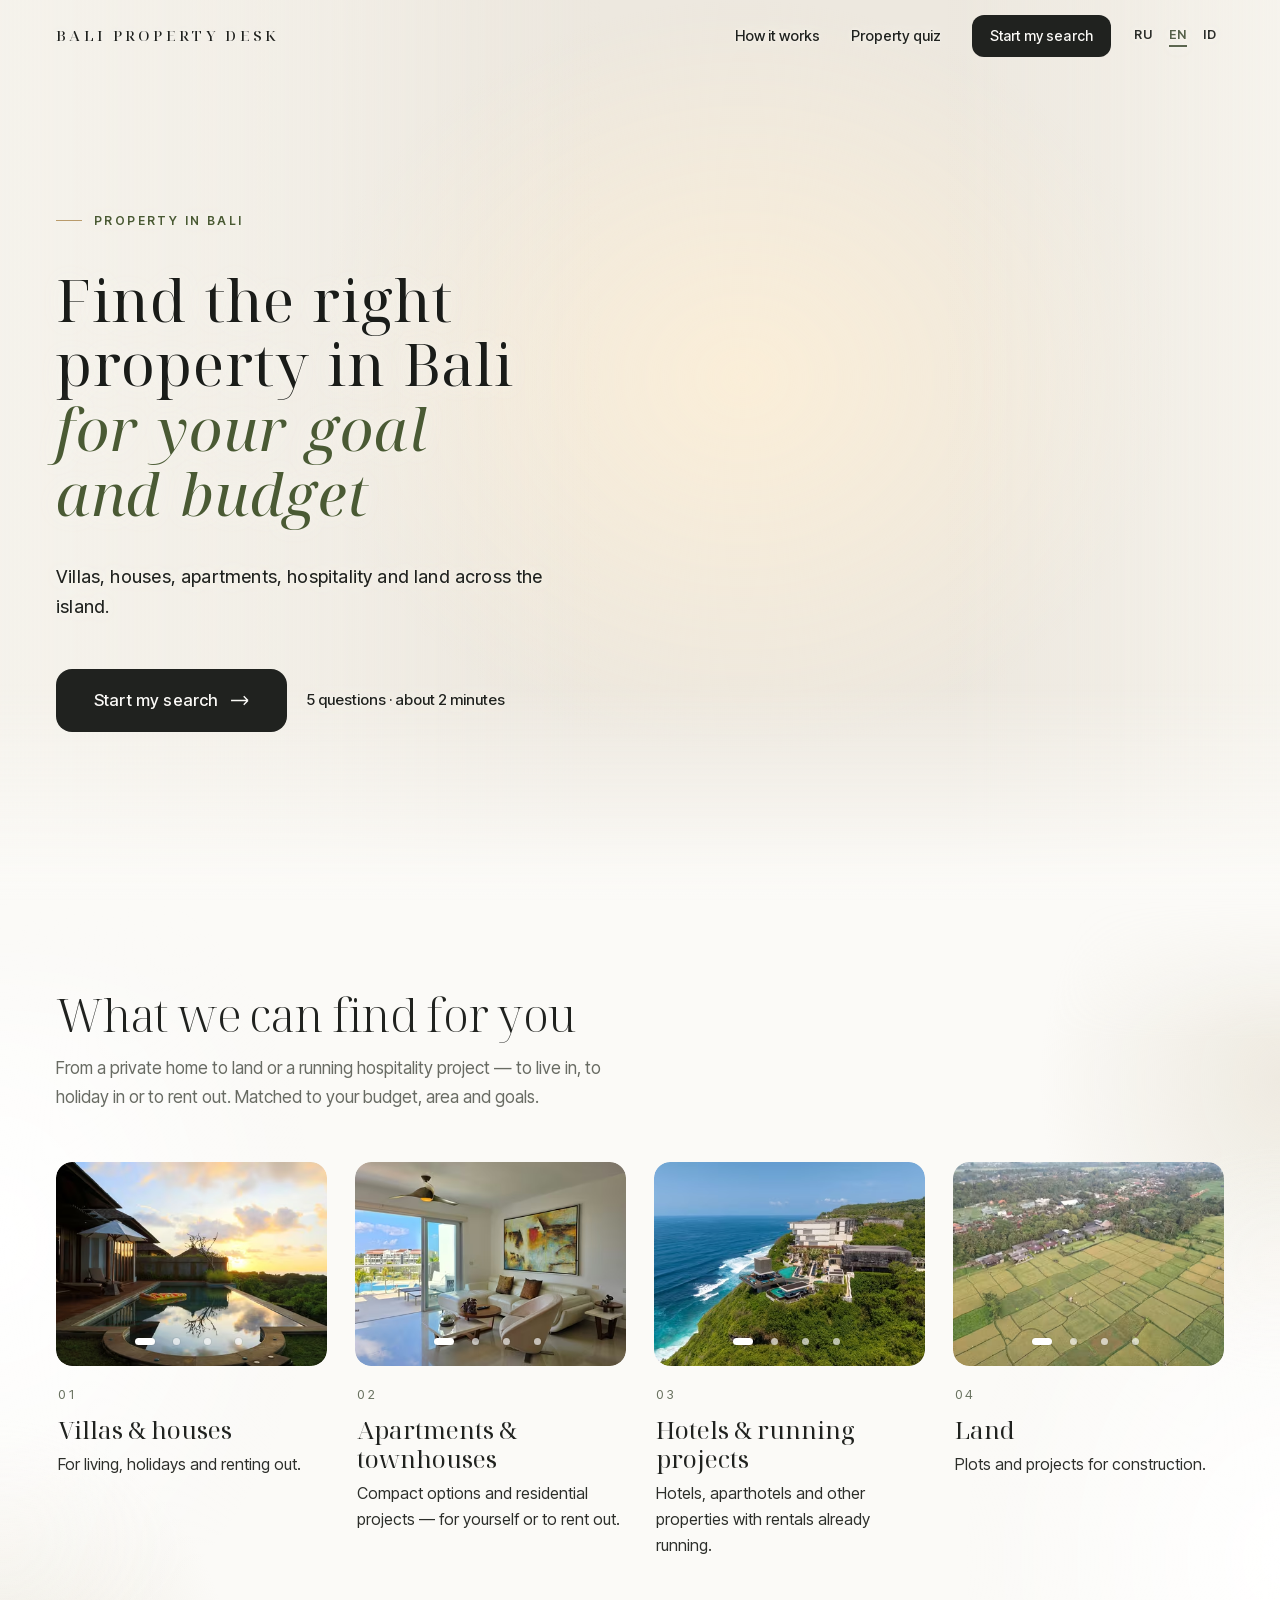
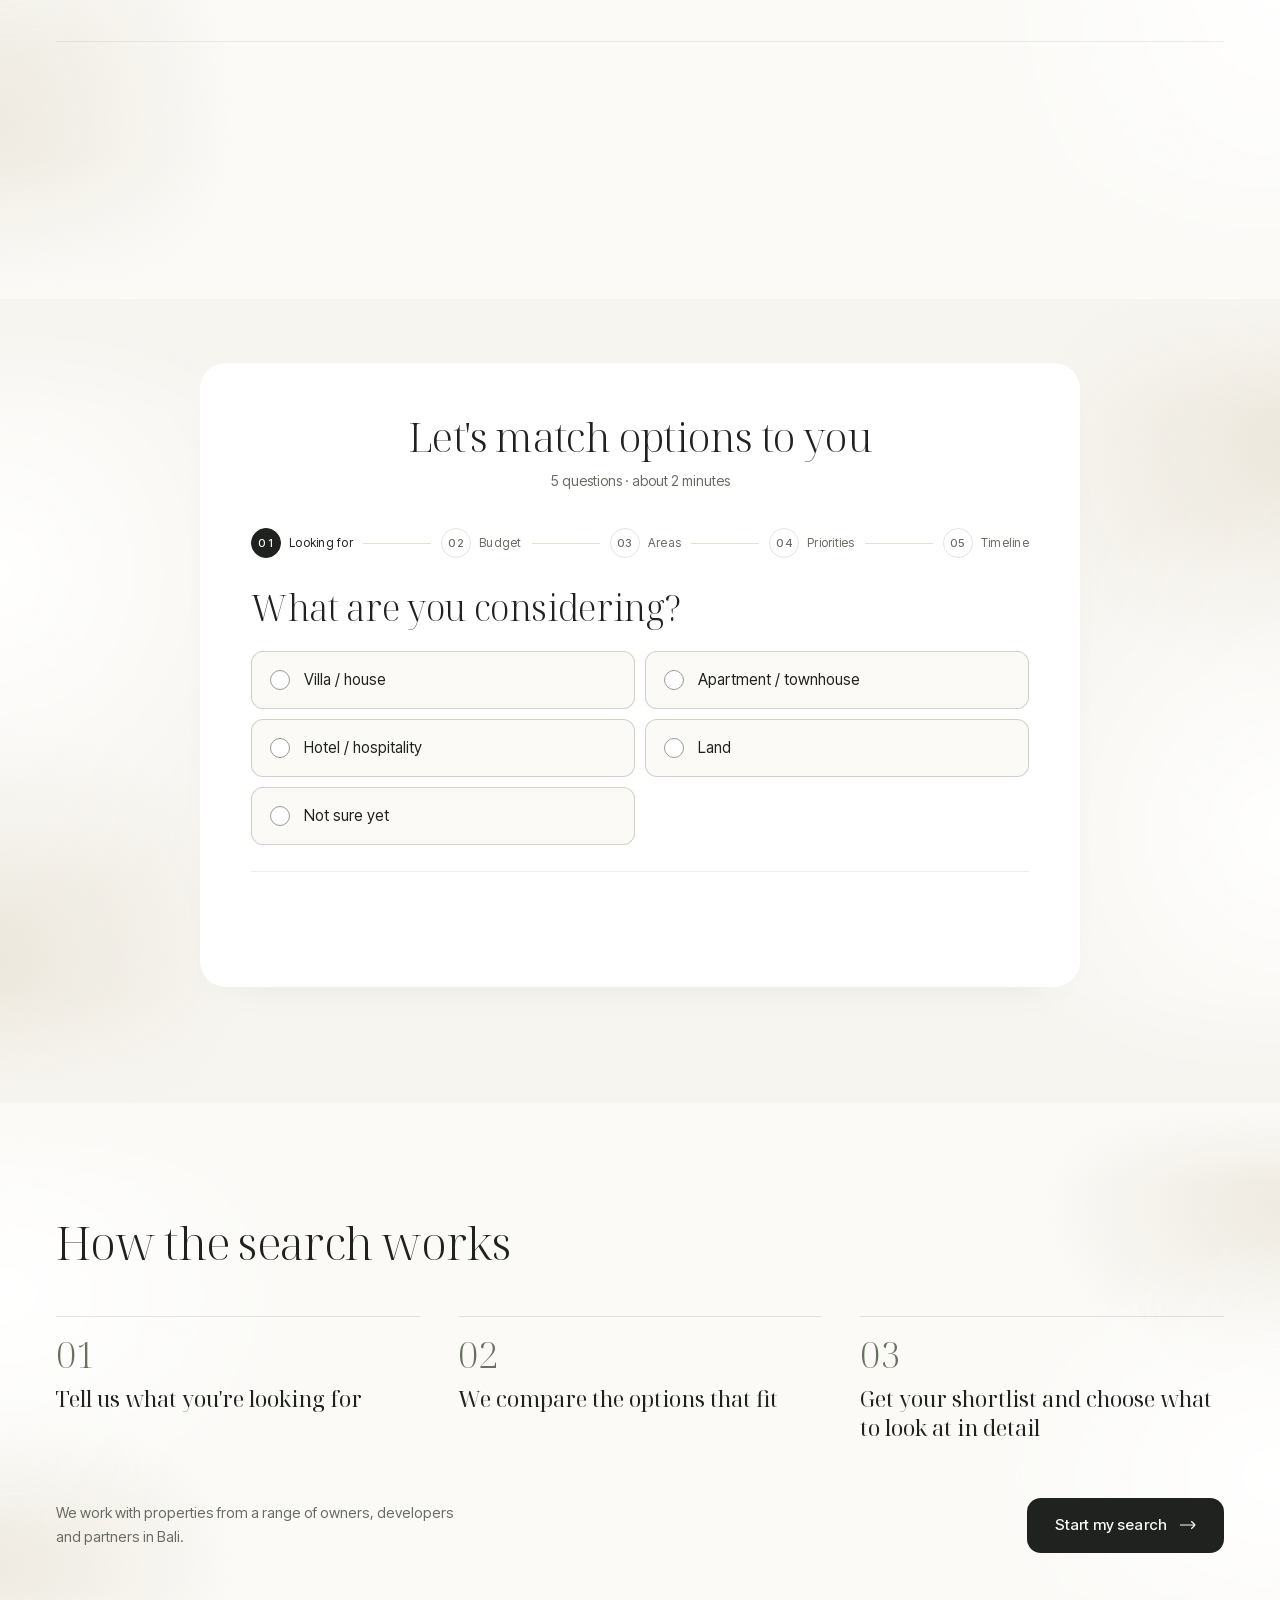
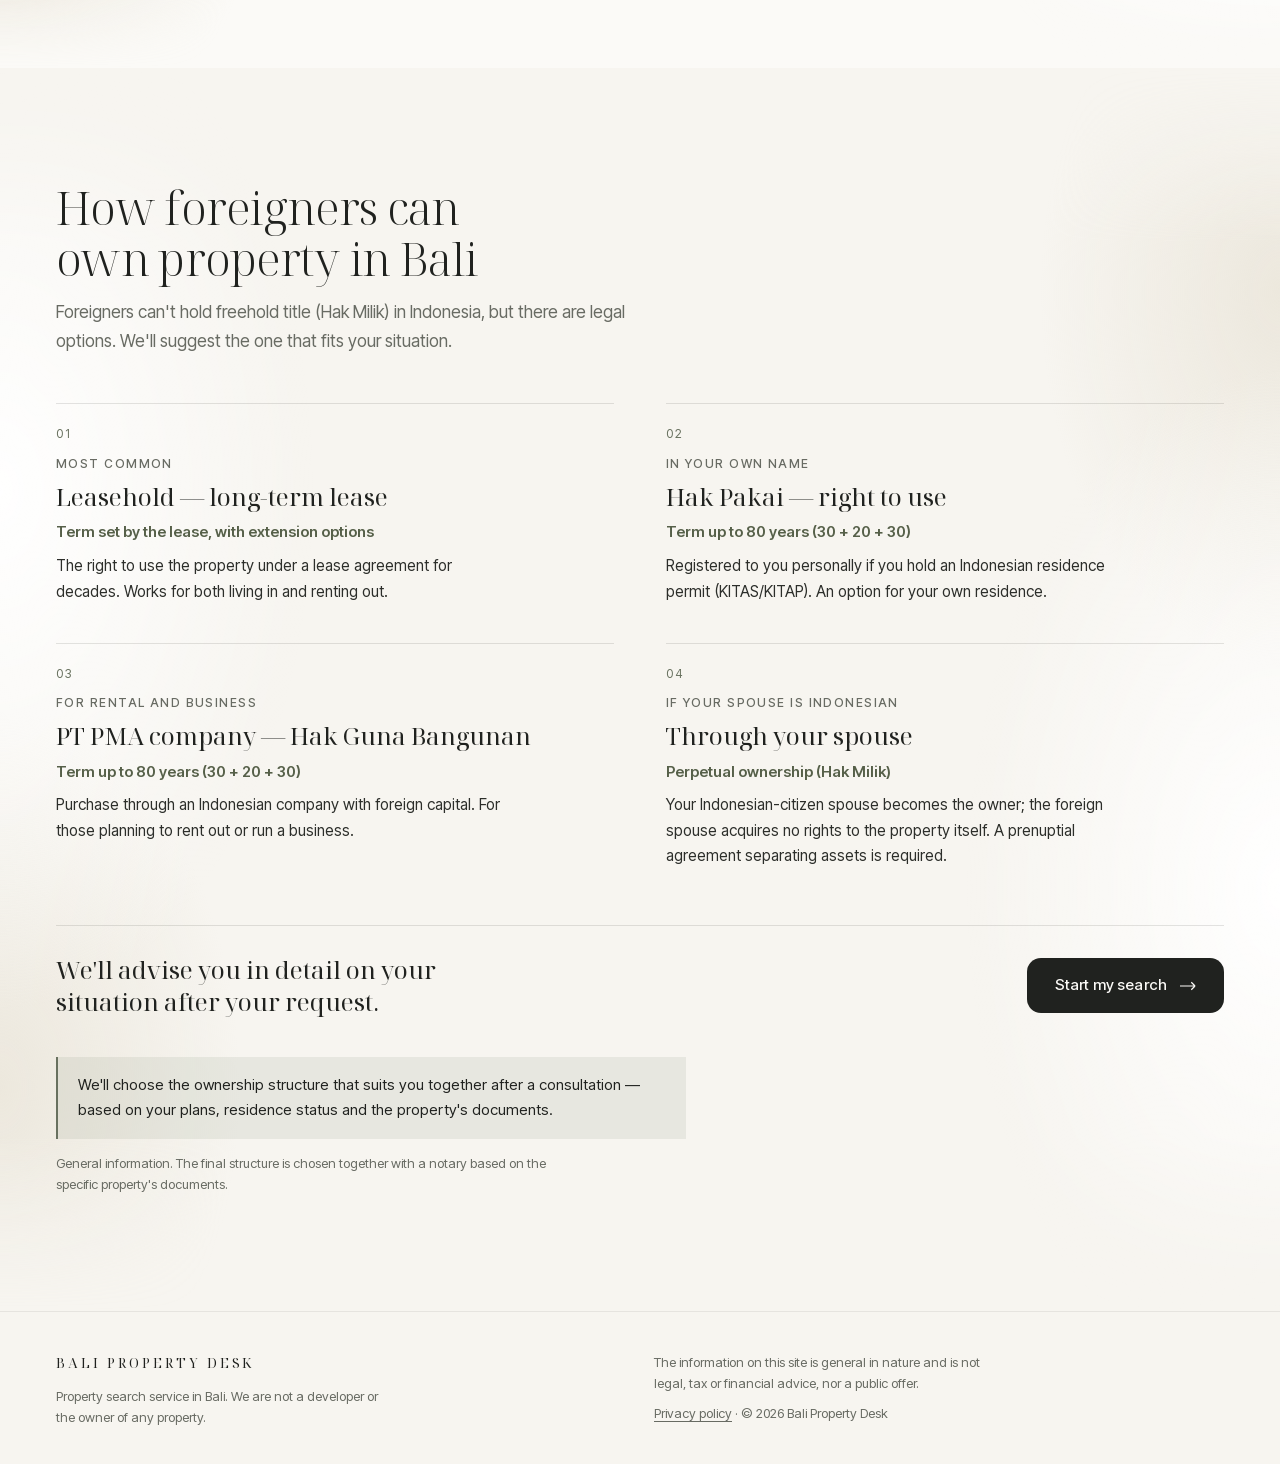
<file: index.html>
<!DOCTYPE html>
<html lang="en">
<head>
<meta charset="UTF-8">
<meta name="viewport" content="width=device-width, initial-scale=1, viewport-fit=cover">
<meta http-equiv="Content-Security-Policy" content="default-src 'self'; script-src 'self' https://bzrcdn.openai.com https://www.googletagmanager.com https://mc.yandex.ru; style-src 'self'; img-src 'self' data: https://bzr.openai.com https://www.googletagmanager.com https://*.google-analytics.com https://*.analytics.google.com https://mc.yandex.ru; font-src 'self'; connect-src 'self' https://bpd-relay.vercel.app https://bzr.openai.com https://bzrcdn.openai.com https://www.googletagmanager.com https://*.google-analytics.com https://*.analytics.google.com https://mc.yandex.ru; base-uri 'self'; form-action 'self'; object-src 'none'; upgrade-insecure-requests">
<meta name="referrer" content="strict-origin-when-cross-origin">
<title>Bali Property Desk — property search in Bali</title>
<meta name="description" content="A service that finds villas, houses, apartments, hospitality properties and land in Bali to your budget, area and goal.">
<link rel="canonical" href="https://balipropertydesk.com/">
<link rel="alternate" hreflang="ru" href="https://balipropertydesk.com/ru/">
<link rel="alternate" hreflang="en" href="https://balipropertydesk.com/">
<link rel="alternate" hreflang="id" href="https://balipropertydesk.com/id/">
<link rel="alternate" hreflang="x-default" href="https://balipropertydesk.com/">
<meta name="theme-color" content="#FBFAF7">
<meta property="og:type" content="website">
<meta property="og:site_name" content="Bali Property Desk">
<meta property="og:locale" content="en_AU">
<meta property="og:title" content="Bali Property Desk — property search in Bali">
<meta property="og:description" content="Villas, houses, apartments, hospitality properties and land across Bali. Answer 5 questions — we&#x27;ll prepare options that fit.">
<meta property="og:url" content="https://balipropertydesk.com/">
<meta property="og:image" content="https://balipropertydesk.com/assets/img/og-cover.jpg">
<meta property="og:image:width" content="1200">
<meta property="og:image:height" content="630">
<meta name="twitter:card" content="summary_large_image">
<meta name="twitter:image" content="https://balipropertydesk.com/assets/img/og-cover.jpg">
<link rel="icon" href="/assets/img/favicon.svg" type="image/svg+xml">
<link rel="preload" href="/assets/fonts/noto-serif-display-normal-latin.woff2" as="font" type="font/woff2" crossorigin>
<link rel="preload" href="/assets/fonts/inter-tight-normal-latin.woff2" as="font" type="font/woff2" crossorigin>
<link rel="preload" as="image" type="image/avif" media="(max-width: 640px)" imagesrcset="/assets/img/hero-own-m-800.avif 800w, /assets/img/hero-own-m-1000.avif 1000w, /assets/img/hero-own-m-1200.avif 1200w" imagesizes="100vw" fetchpriority="high">
<link rel="preload" as="image" type="image/avif" media="(min-width: 641px)" imagesrcset="/assets/img/hero-own-1000.avif 1000w, /assets/img/hero-own-1600.avif 1600w, /assets/img/hero-own-2400.avif 2400w" imagesizes="100vw" fetchpriority="high">
<link rel="stylesheet" href="/assets/css/bpd.css?v=07c2fbe3">
<script src="/assets/js/bpd-data.en.js?v=07c2fbe3" defer></script>
<script src="/assets/js/app.js?v=07c2fbe3" defer></script>
<script src="/assets/js/oaiq-init.js?v=07c2fbe3" defer></script><script src="/assets/js/analytics.js?v=07c2fbe3" defer></script>
</head>
<body>
<a class="skip" href="#podbor">Skip to the quiz</a>

<header class="topbar" id="topbar">
  <div class="wrap topbar__in">
    <a class="brand" href="#top">BALI PROPERTY DESK</a>
    <nav class="topnav" aria-label="How it works">
      <a href="#kak">How it works</a>
      <a href="#podbor">Property quiz</a>
      <a class="btn btn--primary btn--sm" href="#podbor" data-cta="header"><span>Start my search</span></a>
    </nav>
    <nav class="langs" aria-label="Language">
      <a href="/ru/" lang="ru">RU</a>
      <a href="/" aria-current="true" lang="en">EN</a>
      <a href="/id/" lang="id">ID</a>
    </nav>
  </div>
</header>

<main id="top">

<!-- BLOCK 1 · HERO (fullscreen photo + slow zoom) -->
<section class="hero" aria-labelledby="hero-title">
  <figure class="hero__bg" aria-hidden="true">
    <picture><source media="(max-width: 640px)" type="image/avif" srcset="/assets/img/hero-own-m-800.avif 800w, /assets/img/hero-own-m-1000.avif 1000w, /assets/img/hero-own-m-1200.avif 1200w" sizes="100vw"><source type="image/avif" srcset="/assets/img/hero-own-1000.avif 1000w, /assets/img/hero-own-1600.avif 1600w, /assets/img/hero-own-2400.avif 2400w" sizes="100vw"><img src="/assets/img/hero-own-1600.jpg" width="1600" height="1067" alt="" loading="eager" fetchpriority="high" decoding="async"></picture>
  </figure>
  <div class="hero__scrim" aria-hidden="true"></div>
  <div class="wrap hero__inner">
    <div class="hero__text">
      <p class="eyebrow">Property in Bali</p>
      <h1 id="hero-title" class="display hero__title">
        <span>Find the right property in Bali</span>
        <span class="hero__accent">for your goal and budget</span>
      </h1>
      <p class="hero__lead">Villas, houses, apartments, hospitality and land across the island.</p>
      <div class="hero__cta">
        <a class="btn btn--primary" href="#podbor" data-cta="hero"><span>Start my search</span><svg viewBox="0 0 18 10" fill="none" aria-hidden="true" focusable="false"><path d="M1 5h16m0 0L13 1m4 4l-4 4" stroke="currentColor" stroke-width="1.3"/></svg></a>
        <p class="hero__meta">5 questions · about 2 minutes</p>
      </div>
    </div>
  </div>
</section>

<!-- BLOCK 2 · ЧТО МОЖЕМ ПОДОБРАТЬ + РАЙОНЫ -->
<section class="cats" id="chto" aria-labelledby="cats-title">
  <div class="wrap">
    <header class="sec-head">
      <h2 id="cats-title" class="display sec-title">What we can find for you</h2>
      <p class="sec-sub">From a private home to land or a running hospitality project — to live in, to holiday in or to rent out. Matched to your budget, area and goals.</p>
    </header>
    <ul class="cats__grid" role="list">
      <li class="cat"><figure class="cat__img"><div class="slider" data-slider aria-roledescription="carousel" aria-label="Villas &amp; houses"><div class="slider__track" tabindex="0"><div class="slider__slide" role="group" aria-roledescription="slide" aria-label="Photo 1 of 4"><picture><source type="image/avif" srcset="/assets/img/cat-villas-1-480.avif 480w, /assets/img/cat-villas-1-800.avif 800w" sizes="(max-width: 640px) 46vw, (max-width: 1024px) 45vw, 360px"><source type="image/webp" srcset="/assets/img/cat-villas-1-480.webp 480w, /assets/img/cat-villas-1-800.webp 800w" sizes="(max-width: 640px) 46vw, (max-width: 1024px) 45vw, 360px"><img src="/assets/img/cat-villas-1-800.webp" width="800" height="533" alt="" loading="lazy" decoding="async"></picture></div><div class="slider__slide" role="group" aria-roledescription="slide" aria-label="Photo 2 of 4"><picture><source type="image/avif" srcset="/assets/img/cat-villas-2-480.avif 480w, /assets/img/cat-villas-2-800.avif 800w" sizes="(max-width: 640px) 46vw, (max-width: 1024px) 45vw, 360px"><source type="image/webp" srcset="/assets/img/cat-villas-2-480.webp 480w, /assets/img/cat-villas-2-800.webp 800w" sizes="(max-width: 640px) 46vw, (max-width: 1024px) 45vw, 360px"><img src="/assets/img/cat-villas-2-800.webp" width="800" height="533" alt="" loading="lazy" decoding="async"></picture></div><div class="slider__slide" role="group" aria-roledescription="slide" aria-label="Photo 3 of 4"><picture><source type="image/avif" srcset="/assets/img/cat-villas-3-480.avif 480w, /assets/img/cat-villas-3-800.avif 800w" sizes="(max-width: 640px) 46vw, (max-width: 1024px) 45vw, 360px"><source type="image/webp" srcset="/assets/img/cat-villas-3-480.webp 480w, /assets/img/cat-villas-3-800.webp 800w" sizes="(max-width: 640px) 46vw, (max-width: 1024px) 45vw, 360px"><img src="/assets/img/cat-villas-3-800.webp" width="800" height="533" alt="" loading="lazy" decoding="async"></picture></div><div class="slider__slide" role="group" aria-roledescription="slide" aria-label="Photo 4 of 4"><picture><source type="image/avif" srcset="/assets/img/cat-villas-4-480.avif 480w, /assets/img/cat-villas-4-800.avif 800w" sizes="(max-width: 640px) 46vw, (max-width: 1024px) 45vw, 360px"><source type="image/webp" srcset="/assets/img/cat-villas-4-480.webp 480w, /assets/img/cat-villas-4-800.webp 800w" sizes="(max-width: 640px) 46vw, (max-width: 1024px) 45vw, 360px"><img src="/assets/img/cat-villas-4-800.webp" width="800" height="533" alt="" loading="lazy" decoding="async"></picture></div></div><button type="button" class="slider__btn slider__btn--prev" aria-label="Previous photo"></button><button type="button" class="slider__btn slider__btn--next" aria-label="Next photo"></button><div class="slider__dots"><button type="button" class="slider__dot" data-i="0" aria-label="Photo 1 of 4" aria-current="true"></button><button type="button" class="slider__dot" data-i="1" aria-label="Photo 2 of 4" aria-current="false"></button><button type="button" class="slider__dot" data-i="2" aria-label="Photo 3 of 4" aria-current="false"></button><button type="button" class="slider__dot" data-i="3" aria-label="Photo 4 of 4" aria-current="false"></button></div></div></figure><div class="cat__body"><span class="cat__n num">01</span><h3 class="cat__title">Villas &amp; houses</h3><p class="cat__text">For living, holidays and renting out.</p></div></li>
      <li class="cat"><figure class="cat__img"><div class="slider" data-slider aria-roledescription="carousel" aria-label="Apartments &amp; townhouses"><div class="slider__track" tabindex="0"><div class="slider__slide" role="group" aria-roledescription="slide" aria-label="Photo 1 of 4"><picture><source type="image/avif" srcset="/assets/img/cat-apart-1-480.avif 480w, /assets/img/cat-apart-1-800.avif 800w" sizes="(max-width: 640px) 46vw, (max-width: 1024px) 45vw, 360px"><source type="image/webp" srcset="/assets/img/cat-apart-1-480.webp 480w, /assets/img/cat-apart-1-800.webp 800w" sizes="(max-width: 640px) 46vw, (max-width: 1024px) 45vw, 360px"><img src="/assets/img/cat-apart-1-800.webp" width="800" height="533" alt="" loading="lazy" decoding="async"></picture></div><div class="slider__slide" role="group" aria-roledescription="slide" aria-label="Photo 2 of 4"><picture><source type="image/avif" srcset="/assets/img/cat-apart-2-480.avif 480w, /assets/img/cat-apart-2-800.avif 800w" sizes="(max-width: 640px) 46vw, (max-width: 1024px) 45vw, 360px"><source type="image/webp" srcset="/assets/img/cat-apart-2-480.webp 480w, /assets/img/cat-apart-2-800.webp 800w" sizes="(max-width: 640px) 46vw, (max-width: 1024px) 45vw, 360px"><img src="/assets/img/cat-apart-2-800.webp" width="800" height="533" alt="" loading="lazy" decoding="async"></picture></div><div class="slider__slide" role="group" aria-roledescription="slide" aria-label="Photo 3 of 4"><picture><source type="image/avif" srcset="/assets/img/cat-apart-3-480.avif 480w, /assets/img/cat-apart-3-800.avif 800w" sizes="(max-width: 640px) 46vw, (max-width: 1024px) 45vw, 360px"><source type="image/webp" srcset="/assets/img/cat-apart-3-480.webp 480w, /assets/img/cat-apart-3-800.webp 800w" sizes="(max-width: 640px) 46vw, (max-width: 1024px) 45vw, 360px"><img src="/assets/img/cat-apart-3-800.webp" width="800" height="533" alt="" loading="lazy" decoding="async"></picture></div><div class="slider__slide" role="group" aria-roledescription="slide" aria-label="Photo 4 of 4"><picture><source type="image/avif" srcset="/assets/img/cat-apart-4-480.avif 480w, /assets/img/cat-apart-4-800.avif 800w" sizes="(max-width: 640px) 46vw, (max-width: 1024px) 45vw, 360px"><source type="image/webp" srcset="/assets/img/cat-apart-4-480.webp 480w, /assets/img/cat-apart-4-800.webp 800w" sizes="(max-width: 640px) 46vw, (max-width: 1024px) 45vw, 360px"><img src="/assets/img/cat-apart-4-800.webp" width="800" height="533" alt="" loading="lazy" decoding="async"></picture></div></div><button type="button" class="slider__btn slider__btn--prev" aria-label="Previous photo"></button><button type="button" class="slider__btn slider__btn--next" aria-label="Next photo"></button><div class="slider__dots"><button type="button" class="slider__dot" data-i="0" aria-label="Photo 1 of 4" aria-current="true"></button><button type="button" class="slider__dot" data-i="1" aria-label="Photo 2 of 4" aria-current="false"></button><button type="button" class="slider__dot" data-i="2" aria-label="Photo 3 of 4" aria-current="false"></button><button type="button" class="slider__dot" data-i="3" aria-label="Photo 4 of 4" aria-current="false"></button></div></div></figure><div class="cat__body"><span class="cat__n num">02</span><h3 class="cat__title">Apartments &amp; townhouses</h3><p class="cat__text">Compact options and residential projects — for yourself or to rent out.</p></div></li>
      <li class="cat"><figure class="cat__img"><div class="slider" data-slider aria-roledescription="carousel" aria-label="Hotels &amp; running projects"><div class="slider__track" tabindex="0"><div class="slider__slide" role="group" aria-roledescription="slide" aria-label="Photo 1 of 4"><picture><source type="image/avif" srcset="/assets/img/cat-hotel-1-480.avif 480w, /assets/img/cat-hotel-1-800.avif 800w" sizes="(max-width: 640px) 46vw, (max-width: 1024px) 45vw, 360px"><source type="image/webp" srcset="/assets/img/cat-hotel-1-480.webp 480w, /assets/img/cat-hotel-1-800.webp 800w" sizes="(max-width: 640px) 46vw, (max-width: 1024px) 45vw, 360px"><img src="/assets/img/cat-hotel-1-800.webp" width="800" height="533" alt="" loading="lazy" decoding="async"></picture></div><div class="slider__slide" role="group" aria-roledescription="slide" aria-label="Photo 2 of 4"><picture><source type="image/avif" srcset="/assets/img/cat-hotel-2-480.avif 480w, /assets/img/cat-hotel-2-800.avif 800w" sizes="(max-width: 640px) 46vw, (max-width: 1024px) 45vw, 360px"><source type="image/webp" srcset="/assets/img/cat-hotel-2-480.webp 480w, /assets/img/cat-hotel-2-800.webp 800w" sizes="(max-width: 640px) 46vw, (max-width: 1024px) 45vw, 360px"><img src="/assets/img/cat-hotel-2-800.webp" width="800" height="533" alt="" loading="lazy" decoding="async"></picture></div><div class="slider__slide" role="group" aria-roledescription="slide" aria-label="Photo 3 of 4"><picture><source type="image/avif" srcset="/assets/img/cat-hotel-3-480.avif 480w, /assets/img/cat-hotel-3-800.avif 800w" sizes="(max-width: 640px) 46vw, (max-width: 1024px) 45vw, 360px"><source type="image/webp" srcset="/assets/img/cat-hotel-3-480.webp 480w, /assets/img/cat-hotel-3-800.webp 800w" sizes="(max-width: 640px) 46vw, (max-width: 1024px) 45vw, 360px"><img src="/assets/img/cat-hotel-3-800.webp" width="800" height="533" alt="" loading="lazy" decoding="async"></picture></div><div class="slider__slide" role="group" aria-roledescription="slide" aria-label="Photo 4 of 4"><picture><source type="image/avif" srcset="/assets/img/cat-hotel-4-480.avif 480w, /assets/img/cat-hotel-4-800.avif 800w" sizes="(max-width: 640px) 46vw, (max-width: 1024px) 45vw, 360px"><source type="image/webp" srcset="/assets/img/cat-hotel-4-480.webp 480w, /assets/img/cat-hotel-4-800.webp 800w" sizes="(max-width: 640px) 46vw, (max-width: 1024px) 45vw, 360px"><img src="/assets/img/cat-hotel-4-800.webp" width="800" height="533" alt="" loading="lazy" decoding="async"></picture></div></div><button type="button" class="slider__btn slider__btn--prev" aria-label="Previous photo"></button><button type="button" class="slider__btn slider__btn--next" aria-label="Next photo"></button><div class="slider__dots"><button type="button" class="slider__dot" data-i="0" aria-label="Photo 1 of 4" aria-current="true"></button><button type="button" class="slider__dot" data-i="1" aria-label="Photo 2 of 4" aria-current="false"></button><button type="button" class="slider__dot" data-i="2" aria-label="Photo 3 of 4" aria-current="false"></button><button type="button" class="slider__dot" data-i="3" aria-label="Photo 4 of 4" aria-current="false"></button></div></div></figure><div class="cat__body"><span class="cat__n num">03</span><h3 class="cat__title">Hotels &amp; running projects</h3><p class="cat__text">Hotels, aparthotels and other properties with rentals already running.</p></div></li>
      <li class="cat"><figure class="cat__img"><div class="slider" data-slider aria-roledescription="carousel" aria-label="Land"><div class="slider__track" tabindex="0"><div class="slider__slide" role="group" aria-roledescription="slide" aria-label="Photo 1 of 4"><picture><source type="image/avif" srcset="/assets/img/dev-cat-land-480.avif 480w, /assets/img/dev-cat-land-800.avif 800w" sizes="(max-width: 640px) 46vw, (max-width: 1024px) 45vw, 360px"><source type="image/webp" srcset="/assets/img/dev-cat-land-480.webp 480w, /assets/img/dev-cat-land-800.webp 800w" sizes="(max-width: 640px) 46vw, (max-width: 1024px) 45vw, 360px"><img src="/assets/img/dev-cat-land-800.webp" width="800" height="533" alt="" loading="lazy" decoding="async"></picture></div><div class="slider__slide" role="group" aria-roledescription="slide" aria-label="Photo 2 of 4"><picture><source type="image/avif" srcset="/assets/img/cat-land-2-480.avif 480w, /assets/img/cat-land-2-800.avif 800w" sizes="(max-width: 640px) 46vw, (max-width: 1024px) 45vw, 360px"><source type="image/webp" srcset="/assets/img/cat-land-2-480.webp 480w, /assets/img/cat-land-2-800.webp 800w" sizes="(max-width: 640px) 46vw, (max-width: 1024px) 45vw, 360px"><img src="/assets/img/cat-land-2-800.webp" width="800" height="533" alt="" loading="lazy" decoding="async"></picture></div><div class="slider__slide" role="group" aria-roledescription="slide" aria-label="Photo 3 of 4"><picture><source type="image/avif" srcset="/assets/img/cat-land-3-480.avif 480w, /assets/img/cat-land-3-800.avif 800w" sizes="(max-width: 640px) 46vw, (max-width: 1024px) 45vw, 360px"><source type="image/webp" srcset="/assets/img/cat-land-3-480.webp 480w, /assets/img/cat-land-3-800.webp 800w" sizes="(max-width: 640px) 46vw, (max-width: 1024px) 45vw, 360px"><img src="/assets/img/cat-land-3-800.webp" width="800" height="533" alt="" loading="lazy" decoding="async"></picture></div><div class="slider__slide" role="group" aria-roledescription="slide" aria-label="Photo 4 of 4"><picture><source type="image/avif" srcset="/assets/img/cat-land-4-480.avif 480w, /assets/img/cat-land-4-800.avif 800w" sizes="(max-width: 640px) 46vw, (max-width: 1024px) 45vw, 360px"><source type="image/webp" srcset="/assets/img/cat-land-4-480.webp 480w, /assets/img/cat-land-4-800.webp 800w" sizes="(max-width: 640px) 46vw, (max-width: 1024px) 45vw, 360px"><img src="/assets/img/cat-land-4-800.webp" width="800" height="533" alt="" loading="lazy" decoding="async"></picture></div></div><button type="button" class="slider__btn slider__btn--prev" aria-label="Previous photo"></button><button type="button" class="slider__btn slider__btn--next" aria-label="Next photo"></button><div class="slider__dots"><button type="button" class="slider__dot" data-i="0" aria-label="Photo 1 of 4" aria-current="true"></button><button type="button" class="slider__dot" data-i="1" aria-label="Photo 2 of 4" aria-current="false"></button><button type="button" class="slider__dot" data-i="2" aria-label="Photo 3 of 4" aria-current="false"></button><button type="button" class="slider__dot" data-i="3" aria-label="Photo 4 of 4" aria-current="false"></button></div></div></figure><div class="cat__body"><span class="cat__n num">04</span><h3 class="cat__title">Land</h3><p class="cat__text">Plots and projects for construction.</p></div></li>
    </ul>
    <div class="areas">
      <span class="areas__label">Popular areas</span>
      <ul class="areas__chips" role="list">
        <li><a href="#podbor" data-cta="area">Ubud</a></li>
        <li><a href="#podbor" data-cta="area">Bukit / Uluwatu</a></li>
        <li><a href="#podbor" data-cta="area">West Coast</a></li>
        <li><a href="#podbor" data-cta="area">South Bali</a></li>
        <li class="is-more"><a href="#podbor" data-cta="area">Other areas on request</a></li>
      </ul>
    </div>
  </div>
</section>

<!-- BLOCK 3 · QUIZ -->
<section class="quiz-sec" id="podbor" aria-labelledby="quiz-title" tabindex="-1">
  <div class="wrap">
    <div class="quiz-card" id="quiz" data-state="loading">
      <header class="quiz-head">
        <h2 id="quiz-title" class="display quiz-head__title">Let&#x27;s match options to you</h2>
        <p class="quiz-head__meta">5 questions · about 2 minutes</p>
      </header>

      <noscript><p class="quiz__noscript">The quiz needs JavaScript enabled. Please enable it and reload the page.</p></noscript>

      <!-- Шаги 1–5 -->
      <div class="qstep" id="qstep" hidden>
        <div class="progress">
          <span class="progress__meta num" id="q-progress">1 / 5</span>
          <div class="progress__bar" aria-hidden="true"><span id="q-fill"></span></div>
        </div>
        <div id="q-body"></div>
        <div class="qnav">
          <button type="button" class="btn-back" id="q-back"><svg viewBox="0 0 18 10" fill="none" aria-hidden="true" focusable="false"><path d="M17 5H1m0 0l4-4M1 5l4 4" stroke="currentColor" stroke-width="1.3"/></svg><span>Back</span></button>
          <button type="button" class="btn btn--primary" id="q-next" hidden><span>Continue</span><svg viewBox="0 0 18 10" fill="none" aria-hidden="true" focusable="false"><path d="M1 5h16m0 0L13 1m4 4l-4 4" stroke="currentColor" stroke-width="1.3"/></svg></button>
        </div>
      </div>

      <!-- Контакт -->
      <div class="qcontact" id="qcontact" hidden>
        <div class="qcontact__head">
          <h3 class="display qcontact__title" id="contact-title" tabindex="-1">Where should we send your shortlist?</h3>
          <p class="qcontact__body">Leave your details — we&#x27;ll review your answers and prepare options that fit.</p>
        </div>
        <dl class="summary" id="summary"></dl>
        <p class="summary__hint">Tap or click an answer to change it.</p>

        <form class="form" id="lead-form" novalidate>
          <div class="form__alert" id="form-alert" role="alert" aria-live="assertive"></div>

          <div class="field">
            <label for="f-name">Name <span class="req" aria-hidden="true">*</span></label>
            <input id="f-name" class="ym-disable-keys" name="name" type="text" autocomplete="name" maxlength="80" required aria-required="true" aria-describedby="e-name">
            <p class="field__err" id="e-name"></p>
          </div>

          <fieldset class="field msgr">
            <legend>Preferred messenger</legend>
            <div class="msgr__opts">
              <label class="msgr__chip"><input type="radio" name="messenger" value="whatsapp" checked><span>WhatsApp</span></label>
              <label class="msgr__chip"><input type="radio" name="messenger" value="telegram"><span>Telegram</span></label>
            </div>
          </fieldset>

          <div class="field">
            <label for="f-phone"><span id="lbl-phone">WhatsApp number</span> <span class="req" aria-hidden="true">*</span></label>
            <div class="phone">
              <select id="f-country" name="country" aria-label="Country code">
                  <option value="+62" data-iso="ID" data-min="9" data-max="12">+62 ID</option>
                  <option value="+61" data-iso="AU" data-min="9" data-max="9">+61 AU</option>
                  <option value="+64" data-iso="NZ" data-min="8" data-max="10">+64 NZ</option>
                  <option value="+65" data-iso="SG" data-min="8" data-max="8">+65 SG</option>
                  <option value="+44" data-iso="GB" data-min="9" data-max="10">+44 UK</option>
                  <option value="+1" data-iso="US" data-min="10" data-max="10">+1 US/CA</option>
                  <option value="+971" data-iso="AE" data-min="8" data-max="9">+971 AE</option>
                  <option value="+852" data-iso="HK" data-min="8" data-max="8">+852 HK</option>
                  <option value="+86" data-iso="CN" data-min="11" data-max="11">+86 CN</option>
                  <option value="+7" data-iso="RU" data-min="10" data-max="10">+7 RU/KZ</option>
                  <option value="+49" data-iso="DE" data-min="9" data-max="11">+49 DE</option>
                  <option value="+33" data-iso="FR" data-min="9" data-max="9">+33 FR</option>
                  <option value="other" data-iso="XX">Other</option>
              </select>
              <input id="f-phone" class="ym-disable-keys" name="phone" type="tel" inputmode="tel" autocomplete="tel-national" maxlength="20" required aria-required="true" aria-describedby="e-phone" placeholder="Number">
            </div>
            <p class="field__err" id="e-phone"></p>
          </div>

          <div class="field" id="tg-field" hidden>
            <label for="f-tg">Telegram username <span class="opt-lbl">(optional)</span></label>
            <input id="f-tg" class="ym-disable-keys" name="tg_username" type="text" autocomplete="off" autocapitalize="off" spellcheck="false" maxlength="33" aria-describedby="e-tg" placeholder="@username">
            <p class="field__err" id="e-tg"></p>
          </div>

          <div class="field">
            <label for="f-email">Email <span class="opt-lbl">(optional)</span></label>
            <input id="f-email" class="ym-disable-keys" name="email" type="email" autocomplete="email" maxlength="120" aria-describedby="e-email">
            <p class="field__err" id="e-email"></p>
          </div>

          <div class="hp" aria-hidden="true" inert>
            <label for="f-hp">Leave this field empty</label>
            <input id="f-hp" name="bpd_hp" type="text" tabindex="-1" autocomplete="off" data-lpignore="true" data-1p-ignore data-bwignore data-form-type="other">
          </div>

          <div class="consent">
            <input id="f-consent" name="consent" type="checkbox" required aria-required="true" aria-describedby="e-consent">
            <label for="f-consent">I consent to the processing of my contact details and questionnaire answers to prepare the shortlist, to contact me, and to analyze the market. The data is not shared with sellers or developers. <a href="privacy.html">Privacy policy</a></label>
          </div>
          <p class="field__err" id="e-consent"></p>

          <button class="btn btn--primary btn--full" type="submit" id="submit"><span id="submit-label">Get my shortlist</span><svg viewBox="0 0 18 10" fill="none" aria-hidden="true" focusable="false"><path d="M1 5h16m0 0L13 1m4 4l-4 4" stroke="currentColor" stroke-width="1.3"/></svg></button>
          <p class="form__under">No mailing lists — we&#x27;ll only contact you about your request.</p>
        </form>
      </div>

      <!-- Успех -->
      <div class="qdone" id="qsuccess" hidden>
        <div class="qdone__icon" aria-hidden="true"><svg viewBox="0 0 24 24" fill="none" aria-hidden="true" focusable="false"><path d="M4 12.5l5 5L20 7" stroke="currentColor" stroke-width="1.6" stroke-linecap="round" stroke-linejoin="round"/></svg></div>
        <p class="eyebrow eyebrow--center" id="success-eyebrow"></p>
        <h3 class="display qdone__title" id="success-title" tabindex="-1">Thank you — request received</h3>
        <p class="qdone__body">We&#x27;ll review your answers and prepare options that fit. We&#x27;ll reply {sla}.</p>
        <p class="qdone__demo" id="success-demo" hidden>Demo version: the request was not actually sent. On the live site it reaches the manager straight away.</p>
        <p class="qdone__note">Want it faster? Message us directly:</p>
        <div class="qdone__actions">
          <a class="btn btn--primary" id="wa-link" href="#" target="_blank" rel="noopener"><svg class="ico-wa" viewBox="0 0 24 24" fill="currentColor" aria-hidden="true" focusable="false"><path d="M17.5 14.4c-.3-.1-1.7-.8-2-.9-.3-.1-.5-.2-.6.1-.2.3-.7.9-.9 1.1-.2.2-.3.2-.6.1-.3-.2-1.2-.5-2.4-1.5-.9-.8-1.5-1.8-1.6-2.1-.2-.3 0-.5.1-.6.1-.1.3-.3.4-.5.1-.2.2-.3.3-.5.1-.2 0-.4 0-.5 0-.1-.6-1.5-.9-2-.2-.5-.5-.5-.6-.5h-.5c-.2 0-.5.1-.7.3-.2.3-.9.9-.9 2.2 0 1.3.9 2.6 1 2.7.1.2 1.8 2.7 4.3 3.8 1.5.7 2.1.7 2.9.6.5-.1 1.6-.7 1.8-1.3.2-.6.2-1.2.2-1.3-.1-.1-.3-.2-.6-.3zM12 2C6.5 2 2 6.5 2 12c0 1.8.5 3.5 1.3 4.9L2 22l5.2-1.4c1.4.8 3.1 1.2 4.8 1.2 5.5 0 10-4.5 10-10S17.5 2 12 2z"/></svg><span>Message on WhatsApp</span></a>
          <a class="btn btn--primary" id="tg-link" href="#" target="_blank" rel="noopener"><span>Message on Telegram</span></a>
        </div>
      </div>

      <!-- Ошибка доставки -->
      <div class="qdone qdone--fail" id="qfail" hidden>
        <h3 class="display qdone__title" id="fail-title" tabindex="-1">We couldn&#x27;t send your request</h3>
        <p class="qdone__body">Looks like a network issue. Check your connection and try again — your answers are saved.</p>
        <button type="button" class="btn btn--primary" id="fail-retry"><span>Try again</span></button>
        <p class="qdone__note">Or message us directly — your request is already in the message:</p>
        <div class="qdone__actions">
          <a class="btn btn--primary" id="fail-wa" href="#" target="_blank" rel="noopener"><svg class="ico-wa" viewBox="0 0 24 24" fill="currentColor" aria-hidden="true" focusable="false"><path d="M17.5 14.4c-.3-.1-1.7-.8-2-.9-.3-.1-.5-.2-.6.1-.2.3-.7.9-.9 1.1-.2.2-.3.2-.6.1-.3-.2-1.2-.5-2.4-1.5-.9-.8-1.5-1.8-1.6-2.1-.2-.3 0-.5.1-.6.1-.1.3-.3.4-.5.1-.2.2-.3.3-.5.1-.2 0-.4 0-.5 0-.1-.6-1.5-.9-2-.2-.5-.5-.5-.6-.5h-.5c-.2 0-.5.1-.7.3-.2.3-.9.9-.9 2.2 0 1.3.9 2.6 1 2.7.1.2 1.8 2.7 4.3 3.8 1.5.7 2.1.7 2.9.6.5-.1 1.6-.7 1.8-1.3.2-.6.2-1.2.2-1.3-.1-.1-.3-.2-.6-.3zM12 2C6.5 2 2 6.5 2 12c0 1.8.5 3.5 1.3 4.9L2 22l5.2-1.4c1.4.8 3.1 1.2 4.8 1.2 5.5 0 10-4.5 10-10S17.5 2 12 2z"/></svg><span>Message on WhatsApp</span></a>
          <a class="btn btn--primary" id="fail-tg" href="#" target="_blank" rel="noopener"><span>Message on Telegram</span></a>
        </div>
      </div>
    </div>
  </div>
</section>

<!-- BLOCK 4 · КАК РАБОТАЕТ + TRUST -->
<section class="how" id="kak" aria-labelledby="how-title">
  <div class="wrap">
    <h2 id="how-title" class="display sec-title">How the search works</h2>
    <ol class="how__grid" role="list">
      <li class="how__step"><span class="how__n num" aria-hidden="true">01</span><h3 class="how__title">Tell us what you're looking for</h3></li>
      <li class="how__step"><span class="how__n num" aria-hidden="true">02</span><h3 class="how__title">We compare the options that fit</h3></li>
      <li class="how__step"><span class="how__n num" aria-hidden="true">03</span><h3 class="how__title">Get your shortlist and choose what to look at in detail</h3></li>
    </ol>
    <div class="how__foot">
      <p class="how__trust">We work with properties from a range of owners, developers and partners in Bali.</p>
      <a class="btn btn--primary" href="#podbor" data-cta="how"><span>Start my search</span><svg viewBox="0 0 18 10" fill="none" aria-hidden="true" focusable="false"><path d="M1 5h16m0 0L13 1m4 4l-4 4" stroke="currentColor" stroke-width="1.3"/></svg></a>
    </div>
  </div>
</section>

<!-- BLOCK 5 · ОФОРМЛЕНИЕ ДЛЯ ИНОСТРАНЦА -->
<section class="own" id="oformlenie" aria-labelledby="own-title">
  <div class="wrap">
    <header class="sec-head">
      <h2 id="own-title" class="display sec-title">How foreigners can own property in Bali</h2>
      <p class="sec-sub">Foreigners can&#x27;t hold freehold title (Hak Milik) in Indonesia, but there are legal options. We&#x27;ll suggest the one that fits your situation.</p>
    </header>
    <ol class="own__grid" role="list">
      <li class="own__item"><span class="own__n num" aria-hidden="true">01</span><p class="own__tag">Most common</p><h3 class="own__title">Leasehold — long-term lease</h3><p class="own__term">Term set by the lease, with extension options</p><p class="own__text">The right to use the property under a lease agreement for decades. Works for both living in and renting out.</p></li>
      <li class="own__item"><span class="own__n num" aria-hidden="true">02</span><p class="own__tag">In your own name</p><h3 class="own__title">Hak Pakai — right to use</h3><p class="own__term">Term up to 80 years (30 + 20 + 30)</p><p class="own__text">Registered to you personally if you hold an Indonesian residence permit (KITAS/KITAP). An option for your own residence.</p></li>
      <li class="own__item"><span class="own__n num" aria-hidden="true">03</span><p class="own__tag">For rental and business</p><h3 class="own__title">PT PMA company — Hak Guna Bangunan</h3><p class="own__term">Term up to 80 years (30 + 20 + 30)</p><p class="own__text">Purchase through an Indonesian company with foreign capital. For those planning to rent out or run a business.</p></li>
      <li class="own__item"><span class="own__n num" aria-hidden="true">04</span><p class="own__tag">If your spouse is Indonesian</p><h3 class="own__title">Through your spouse</h3><p class="own__term">Perpetual ownership (Hak Milik)</p><p class="own__text">Your Indonesian-citizen spouse becomes the owner; the foreign spouse acquires no rights to the property itself. A prenuptial agreement separating assets is required.</p></li>
    </ol>
    <div class="own__consult">
      <p class="own__consult-text">We&#x27;ll advise you in detail on your situation after your request.</p>
      <a class="btn btn--primary" href="#podbor" data-cta="own"><span>Start my search</span><svg viewBox="0 0 18 10" fill="none" aria-hidden="true" focusable="false"><path d="M1 5h16m0 0L13 1m4 4l-4 4" stroke="currentColor" stroke-width="1.3"/></svg></a>
    </div>
    <p class="own__note">We&#x27;ll choose the ownership structure that suits you together after a consultation — based on your plans, residence status and the property&#x27;s documents.</p>
    <p class="own__disc">General information. The final structure is chosen together with a notary based on the specific property&#x27;s documents.</p>
  </div>
</section>

</main>

<footer class="footer">
  <div class="wrap footer__grid">
    <div>
      <p class="footer__brand">BALI PROPERTY DESK</p>
      <p class="footer__text">Property search service in Bali. We are not a developer or the owner of any property.</p>
    </div>
    <div class="footer__right">
      <p class="footer__text">The information on this site is general in nature and is not legal, tax or financial advice, nor a public offer.</p>
      <p class="footer__links"><a href="privacy.html">Privacy policy</a> <span aria-hidden="true">·</span> © 2026 Bali Property Desk</p>
    </div>
  </div>
</footer>

<div class="sticky" id="sticky" hidden>
  <a class="btn btn--primary btn--full" href="#podbor" data-cta="sticky"><span>Start my search</span><svg viewBox="0 0 18 10" fill="none" aria-hidden="true" focusable="false"><path d="M1 5h16m0 0L13 1m4 4l-4 4" stroke="currentColor" stroke-width="1.3"/></svg></a>
</div>

</body>
</html>
</file>
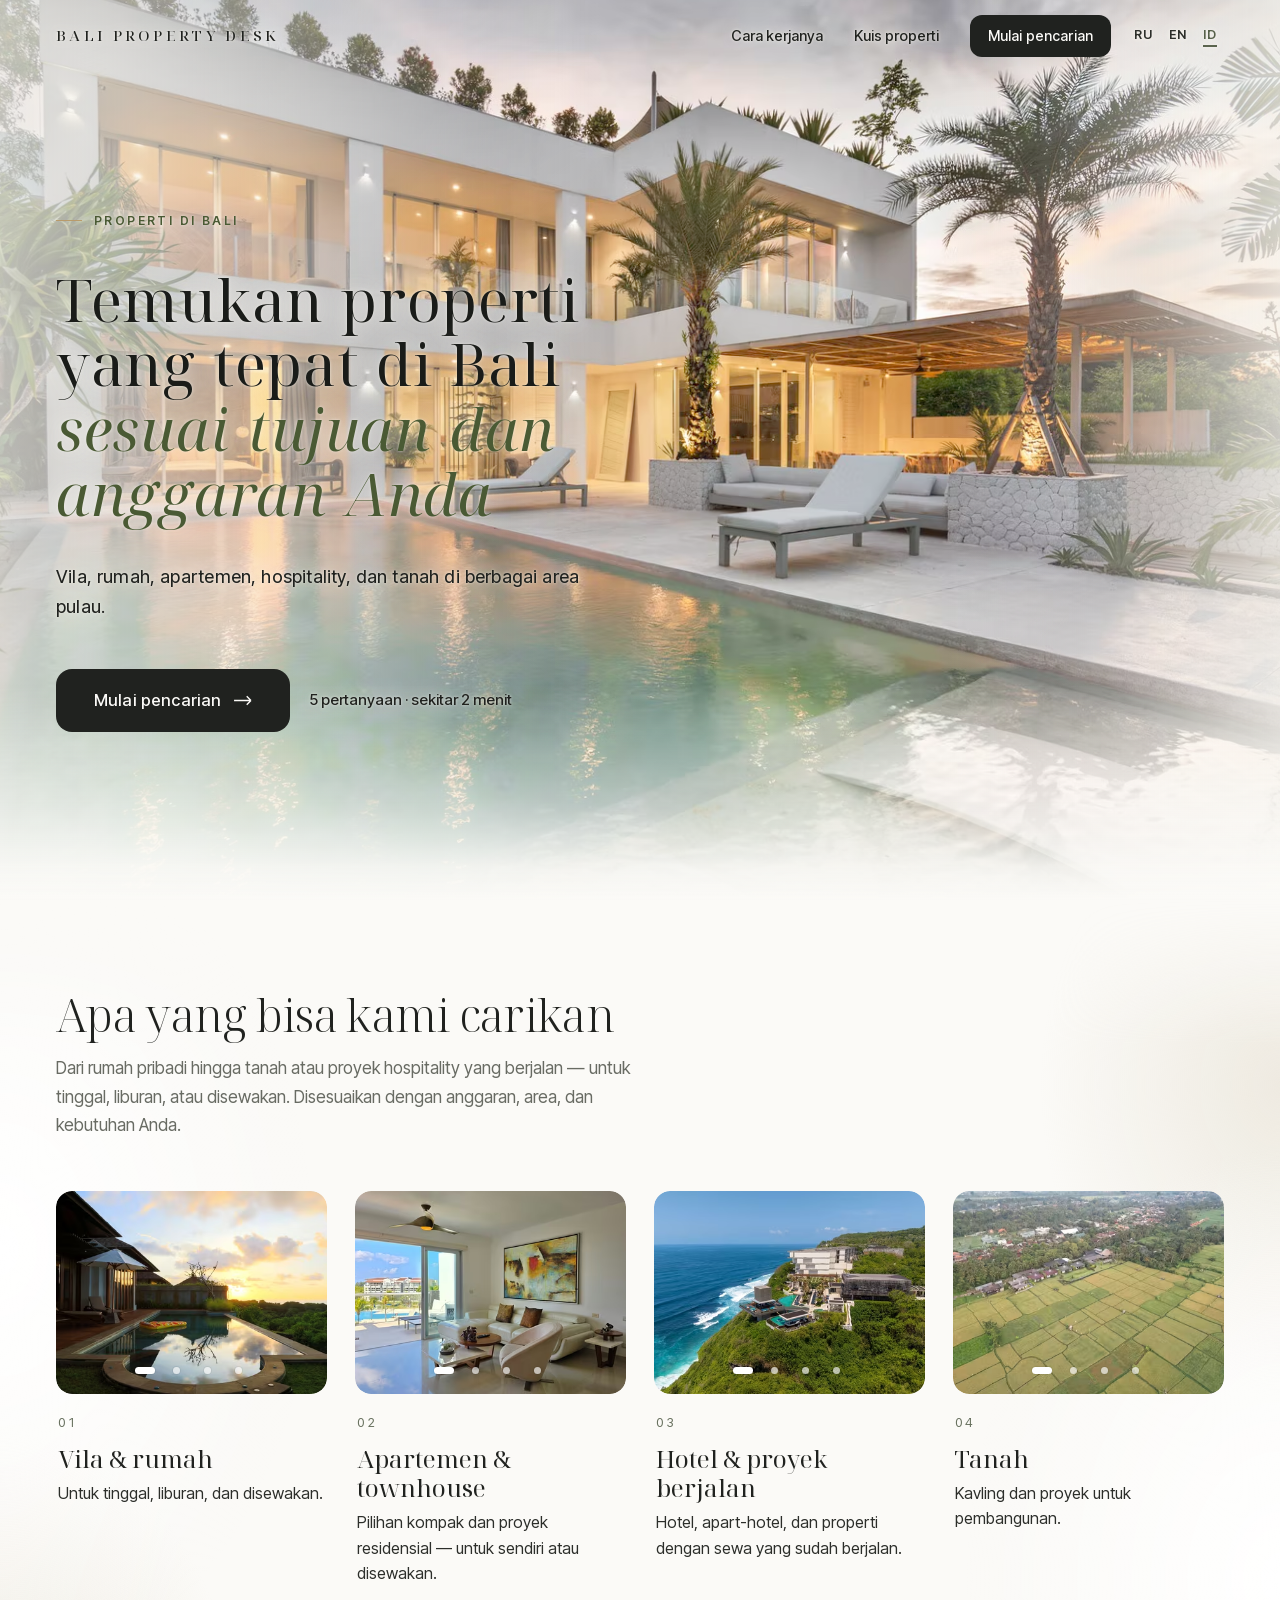
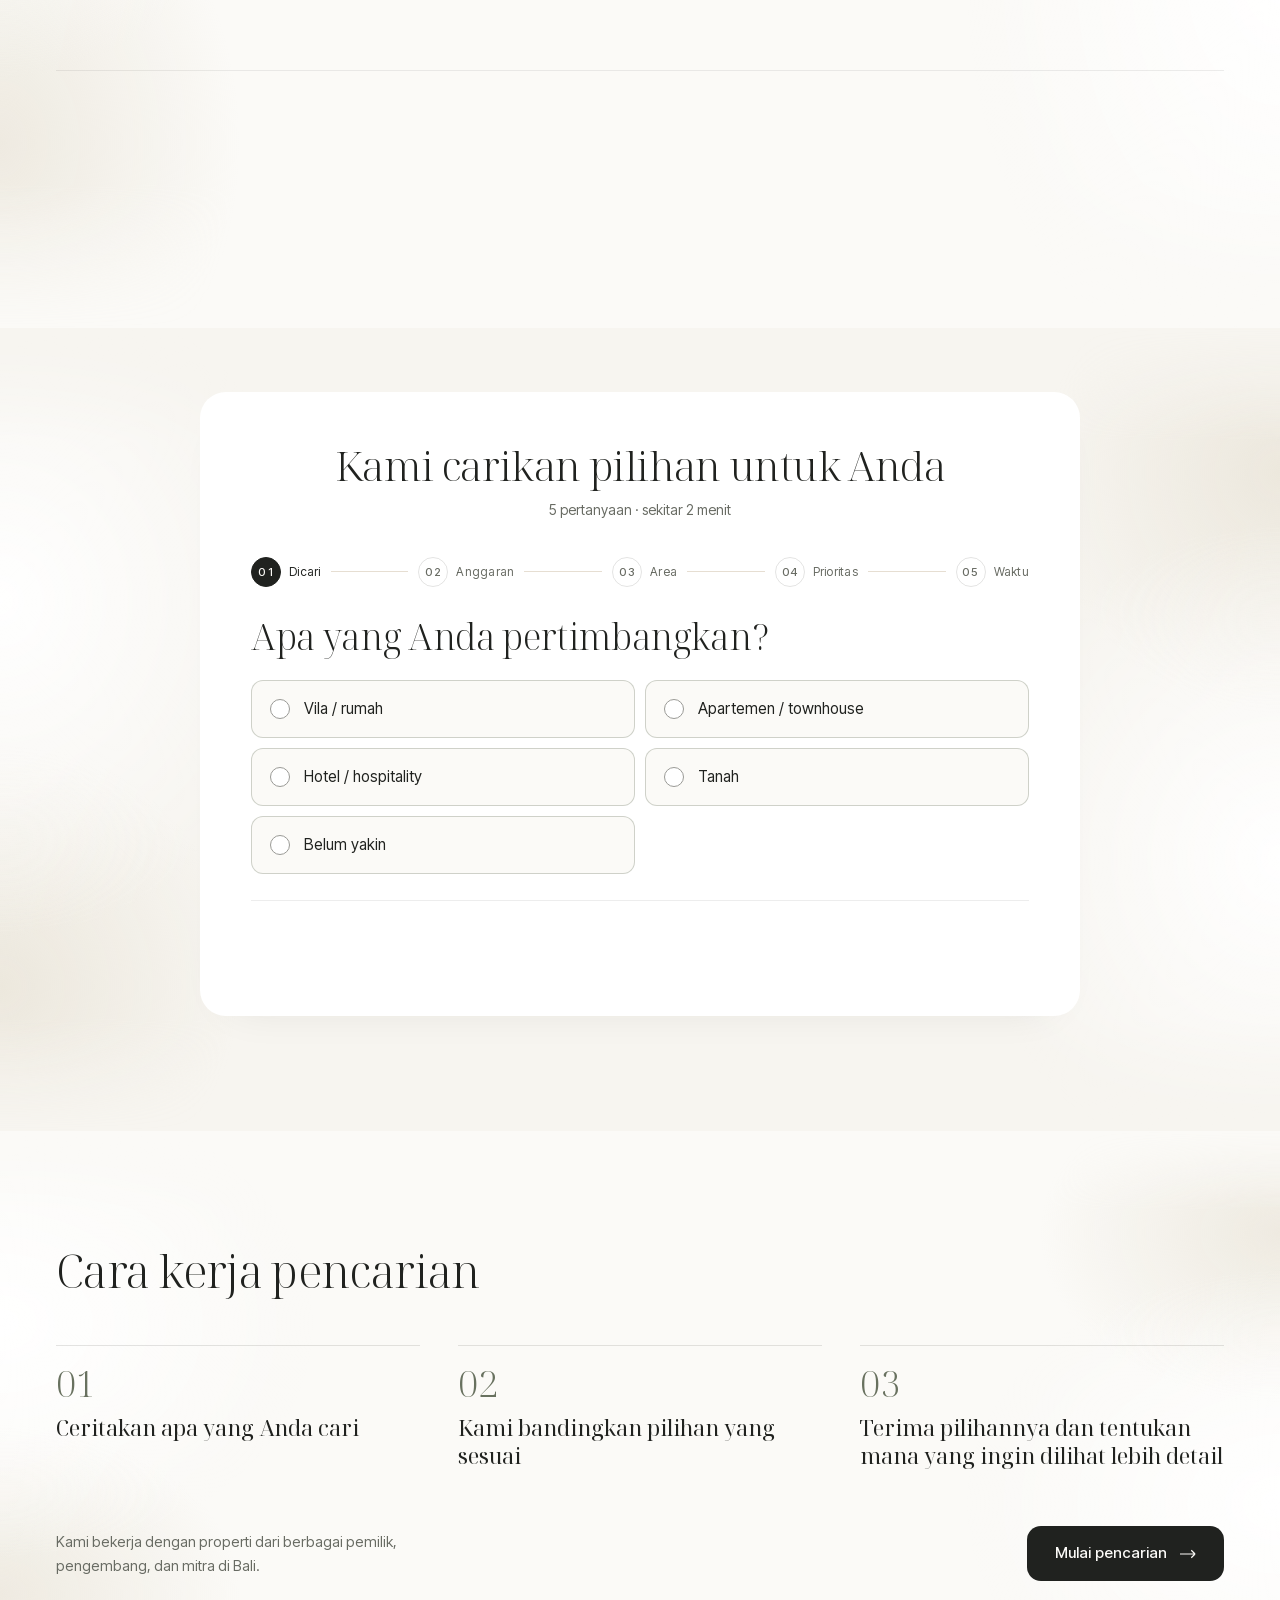
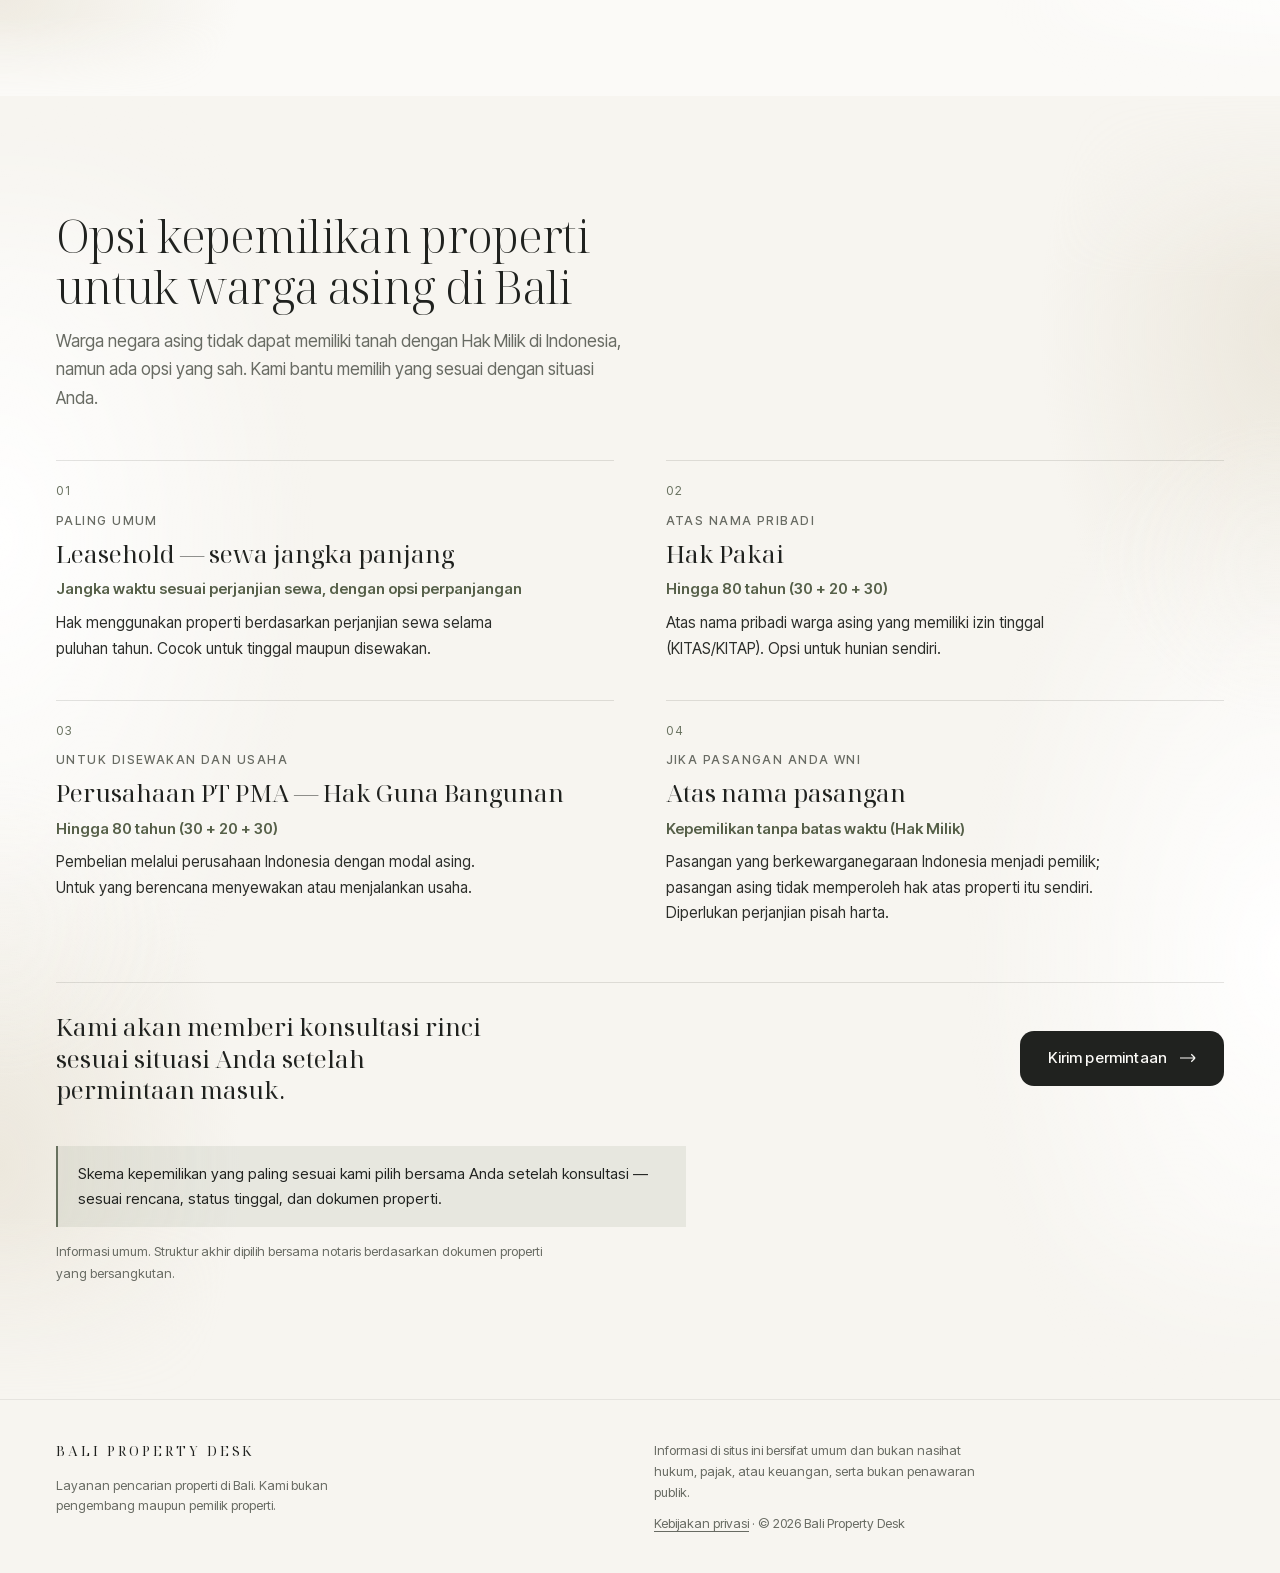
<file: id/index.html>
<!DOCTYPE html>
<html lang="id">
<head>
<meta charset="UTF-8">
<meta name="viewport" content="width=device-width, initial-scale=1, viewport-fit=cover">
<meta http-equiv="Content-Security-Policy" content="default-src 'self'; script-src 'self' https://bzrcdn.openai.com https://www.googletagmanager.com https://mc.yandex.ru; style-src 'self'; img-src 'self' data: https://bzr.openai.com https://www.googletagmanager.com https://*.google-analytics.com https://*.analytics.google.com https://mc.yandex.ru; font-src 'self'; connect-src 'self' https://bpd-relay.vercel.app https://bzr.openai.com https://bzrcdn.openai.com https://www.googletagmanager.com https://*.google-analytics.com https://*.analytics.google.com https://mc.yandex.ru; base-uri 'self'; form-action 'self'; object-src 'none'; upgrade-insecure-requests">
<meta name="referrer" content="strict-origin-when-cross-origin">
<title>Bali Property Desk — pencarian properti di Bali</title>
<meta name="description" content="Layanan pencarian vila, rumah, apartemen, properti hospitality, dan tanah di Bali sesuai anggaran, area, dan tujuan Anda.">
<link rel="canonical" href="https://balipropertydesk.com/id/">
<link rel="alternate" hreflang="ru" href="https://balipropertydesk.com/ru/">
<link rel="alternate" hreflang="en" href="https://balipropertydesk.com/">
<link rel="alternate" hreflang="id" href="https://balipropertydesk.com/id/">
<link rel="alternate" hreflang="x-default" href="https://balipropertydesk.com/">
<meta name="theme-color" content="#FBFAF7">
<meta property="og:type" content="website">
<meta property="og:site_name" content="Bali Property Desk">
<meta property="og:locale" content="id_ID">
<meta property="og:title" content="Bali Property Desk — pencarian properti di Bali">
<meta property="og:description" content="Vila, rumah, apartemen, properti hospitality, dan tanah di berbagai area Bali. Jawab 5 pertanyaan — kami siapkan pilihan yang sesuai.">
<meta property="og:url" content="https://balipropertydesk.com/id/">
<meta property="og:image" content="https://balipropertydesk.com/assets/img/og-cover.jpg">
<meta property="og:image:width" content="1200">
<meta property="og:image:height" content="630">
<meta name="twitter:card" content="summary_large_image">
<meta name="twitter:image" content="https://balipropertydesk.com/assets/img/og-cover.jpg">
<link rel="icon" href="/assets/img/favicon.svg" type="image/svg+xml">
<link rel="preload" href="/assets/fonts/noto-serif-display-normal-latin.woff2" as="font" type="font/woff2" crossorigin>
<link rel="preload" href="/assets/fonts/inter-tight-normal-latin.woff2" as="font" type="font/woff2" crossorigin>
<link rel="preload" as="image" type="image/avif" media="(max-width: 640px)" imagesrcset="/assets/img/hero-own-m-800.avif 800w, /assets/img/hero-own-m-1000.avif 1000w, /assets/img/hero-own-m-1200.avif 1200w" imagesizes="100vw" fetchpriority="high">
<link rel="preload" as="image" type="image/avif" media="(min-width: 641px)" imagesrcset="/assets/img/hero-own-1000.avif 1000w, /assets/img/hero-own-1600.avif 1600w, /assets/img/hero-own-2400.avif 2400w" imagesizes="100vw" fetchpriority="high">
<link rel="stylesheet" href="/assets/css/bpd.css?v=07c2fbe3">
<script src="/assets/js/bpd-data.id.js?v=07c2fbe3" defer></script>
<script src="/assets/js/app.js?v=07c2fbe3" defer></script>
<script src="/assets/js/oaiq-init.js?v=07c2fbe3" defer></script><script src="/assets/js/analytics.js?v=07c2fbe3" defer></script>
</head>
<body>
<a class="skip" href="#podbor">Langsung ke kuis</a>

<header class="topbar" id="topbar">
  <div class="wrap topbar__in">
    <a class="brand" href="#top">BALI PROPERTY DESK</a>
    <nav class="topnav" aria-label="Cara kerjanya">
      <a href="#kak">Cara kerjanya</a>
      <a href="#podbor">Kuis properti</a>
      <a class="btn btn--primary btn--sm" href="#podbor" data-cta="header"><span>Mulai pencarian</span></a>
    </nav>
    <nav class="langs" aria-label="Bahasa">
      <a href="/ru/" lang="ru">RU</a>
      <a href="/" lang="en">EN</a>
      <a href="/id/" aria-current="true" lang="id">ID</a>
    </nav>
  </div>
</header>

<main id="top">

<!-- BLOCK 1 · HERO (fullscreen photo + slow zoom) -->
<section class="hero" aria-labelledby="hero-title">
  <figure class="hero__bg" aria-hidden="true">
    <picture><source media="(max-width: 640px)" type="image/avif" srcset="/assets/img/hero-own-m-800.avif 800w, /assets/img/hero-own-m-1000.avif 1000w, /assets/img/hero-own-m-1200.avif 1200w" sizes="100vw"><source type="image/avif" srcset="/assets/img/hero-own-1000.avif 1000w, /assets/img/hero-own-1600.avif 1600w, /assets/img/hero-own-2400.avif 2400w" sizes="100vw"><img src="/assets/img/hero-own-1600.jpg" width="1600" height="1067" alt="" loading="eager" fetchpriority="high" decoding="async"></picture>
  </figure>
  <div class="hero__scrim" aria-hidden="true"></div>
  <div class="wrap hero__inner">
    <div class="hero__text">
      <p class="eyebrow">Properti di Bali</p>
      <h1 id="hero-title" class="display hero__title">
        <span>Temukan properti yang tepat di Bali</span>
        <span class="hero__accent">sesuai tujuan dan anggaran Anda</span>
      </h1>
      <p class="hero__lead">Vila, rumah, apartemen, hospitality, dan tanah di berbagai area pulau.</p>
      <div class="hero__cta">
        <a class="btn btn--primary" href="#podbor" data-cta="hero"><span>Mulai pencarian</span><svg viewBox="0 0 18 10" fill="none" aria-hidden="true" focusable="false"><path d="M1 5h16m0 0L13 1m4 4l-4 4" stroke="currentColor" stroke-width="1.3"/></svg></a>
        <p class="hero__meta">5 pertanyaan · sekitar 2 menit</p>
      </div>
    </div>
  </div>
</section>

<!-- BLOCK 2 · ЧТО МОЖЕМ ПОДОБРАТЬ + РАЙОНЫ -->
<section class="cats" id="chto" aria-labelledby="cats-title">
  <div class="wrap">
    <header class="sec-head">
      <h2 id="cats-title" class="display sec-title">Apa yang bisa kami carikan</h2>
      <p class="sec-sub">Dari rumah pribadi hingga tanah atau proyek hospitality yang berjalan — untuk tinggal, liburan, atau disewakan. Disesuaikan dengan anggaran, area, dan kebutuhan Anda.</p>
    </header>
    <ul class="cats__grid" role="list">
      <li class="cat"><figure class="cat__img"><div class="slider" data-slider aria-roledescription="carousel" aria-label="Vila &amp; rumah"><div class="slider__track" tabindex="0"><div class="slider__slide" role="group" aria-roledescription="slide" aria-label="Foto 1 dari 4"><picture><source type="image/avif" srcset="/assets/img/cat-villas-1-480.avif 480w, /assets/img/cat-villas-1-800.avif 800w" sizes="(max-width: 640px) 46vw, (max-width: 1024px) 45vw, 360px"><source type="image/webp" srcset="/assets/img/cat-villas-1-480.webp 480w, /assets/img/cat-villas-1-800.webp 800w" sizes="(max-width: 640px) 46vw, (max-width: 1024px) 45vw, 360px"><img src="/assets/img/cat-villas-1-800.webp" width="800" height="533" alt="" loading="lazy" decoding="async"></picture></div><div class="slider__slide" role="group" aria-roledescription="slide" aria-label="Foto 2 dari 4"><picture><source type="image/avif" srcset="/assets/img/cat-villas-2-480.avif 480w, /assets/img/cat-villas-2-800.avif 800w" sizes="(max-width: 640px) 46vw, (max-width: 1024px) 45vw, 360px"><source type="image/webp" srcset="/assets/img/cat-villas-2-480.webp 480w, /assets/img/cat-villas-2-800.webp 800w" sizes="(max-width: 640px) 46vw, (max-width: 1024px) 45vw, 360px"><img src="/assets/img/cat-villas-2-800.webp" width="800" height="533" alt="" loading="lazy" decoding="async"></picture></div><div class="slider__slide" role="group" aria-roledescription="slide" aria-label="Foto 3 dari 4"><picture><source type="image/avif" srcset="/assets/img/cat-villas-3-480.avif 480w, /assets/img/cat-villas-3-800.avif 800w" sizes="(max-width: 640px) 46vw, (max-width: 1024px) 45vw, 360px"><source type="image/webp" srcset="/assets/img/cat-villas-3-480.webp 480w, /assets/img/cat-villas-3-800.webp 800w" sizes="(max-width: 640px) 46vw, (max-width: 1024px) 45vw, 360px"><img src="/assets/img/cat-villas-3-800.webp" width="800" height="533" alt="" loading="lazy" decoding="async"></picture></div><div class="slider__slide" role="group" aria-roledescription="slide" aria-label="Foto 4 dari 4"><picture><source type="image/avif" srcset="/assets/img/cat-villas-4-480.avif 480w, /assets/img/cat-villas-4-800.avif 800w" sizes="(max-width: 640px) 46vw, (max-width: 1024px) 45vw, 360px"><source type="image/webp" srcset="/assets/img/cat-villas-4-480.webp 480w, /assets/img/cat-villas-4-800.webp 800w" sizes="(max-width: 640px) 46vw, (max-width: 1024px) 45vw, 360px"><img src="/assets/img/cat-villas-4-800.webp" width="800" height="533" alt="" loading="lazy" decoding="async"></picture></div></div><button type="button" class="slider__btn slider__btn--prev" aria-label="Foto sebelumnya"></button><button type="button" class="slider__btn slider__btn--next" aria-label="Foto berikutnya"></button><div class="slider__dots"><button type="button" class="slider__dot" data-i="0" aria-label="Foto 1 dari 4" aria-current="true"></button><button type="button" class="slider__dot" data-i="1" aria-label="Foto 2 dari 4" aria-current="false"></button><button type="button" class="slider__dot" data-i="2" aria-label="Foto 3 dari 4" aria-current="false"></button><button type="button" class="slider__dot" data-i="3" aria-label="Foto 4 dari 4" aria-current="false"></button></div></div></figure><div class="cat__body"><span class="cat__n num">01</span><h3 class="cat__title">Vila &amp; rumah</h3><p class="cat__text">Untuk tinggal, liburan, dan disewakan.</p></div></li>
      <li class="cat"><figure class="cat__img"><div class="slider" data-slider aria-roledescription="carousel" aria-label="Apartemen &amp; townhouse"><div class="slider__track" tabindex="0"><div class="slider__slide" role="group" aria-roledescription="slide" aria-label="Foto 1 dari 4"><picture><source type="image/avif" srcset="/assets/img/cat-apart-1-480.avif 480w, /assets/img/cat-apart-1-800.avif 800w" sizes="(max-width: 640px) 46vw, (max-width: 1024px) 45vw, 360px"><source type="image/webp" srcset="/assets/img/cat-apart-1-480.webp 480w, /assets/img/cat-apart-1-800.webp 800w" sizes="(max-width: 640px) 46vw, (max-width: 1024px) 45vw, 360px"><img src="/assets/img/cat-apart-1-800.webp" width="800" height="533" alt="" loading="lazy" decoding="async"></picture></div><div class="slider__slide" role="group" aria-roledescription="slide" aria-label="Foto 2 dari 4"><picture><source type="image/avif" srcset="/assets/img/cat-apart-2-480.avif 480w, /assets/img/cat-apart-2-800.avif 800w" sizes="(max-width: 640px) 46vw, (max-width: 1024px) 45vw, 360px"><source type="image/webp" srcset="/assets/img/cat-apart-2-480.webp 480w, /assets/img/cat-apart-2-800.webp 800w" sizes="(max-width: 640px) 46vw, (max-width: 1024px) 45vw, 360px"><img src="/assets/img/cat-apart-2-800.webp" width="800" height="533" alt="" loading="lazy" decoding="async"></picture></div><div class="slider__slide" role="group" aria-roledescription="slide" aria-label="Foto 3 dari 4"><picture><source type="image/avif" srcset="/assets/img/cat-apart-3-480.avif 480w, /assets/img/cat-apart-3-800.avif 800w" sizes="(max-width: 640px) 46vw, (max-width: 1024px) 45vw, 360px"><source type="image/webp" srcset="/assets/img/cat-apart-3-480.webp 480w, /assets/img/cat-apart-3-800.webp 800w" sizes="(max-width: 640px) 46vw, (max-width: 1024px) 45vw, 360px"><img src="/assets/img/cat-apart-3-800.webp" width="800" height="533" alt="" loading="lazy" decoding="async"></picture></div><div class="slider__slide" role="group" aria-roledescription="slide" aria-label="Foto 4 dari 4"><picture><source type="image/avif" srcset="/assets/img/cat-apart-4-480.avif 480w, /assets/img/cat-apart-4-800.avif 800w" sizes="(max-width: 640px) 46vw, (max-width: 1024px) 45vw, 360px"><source type="image/webp" srcset="/assets/img/cat-apart-4-480.webp 480w, /assets/img/cat-apart-4-800.webp 800w" sizes="(max-width: 640px) 46vw, (max-width: 1024px) 45vw, 360px"><img src="/assets/img/cat-apart-4-800.webp" width="800" height="533" alt="" loading="lazy" decoding="async"></picture></div></div><button type="button" class="slider__btn slider__btn--prev" aria-label="Foto sebelumnya"></button><button type="button" class="slider__btn slider__btn--next" aria-label="Foto berikutnya"></button><div class="slider__dots"><button type="button" class="slider__dot" data-i="0" aria-label="Foto 1 dari 4" aria-current="true"></button><button type="button" class="slider__dot" data-i="1" aria-label="Foto 2 dari 4" aria-current="false"></button><button type="button" class="slider__dot" data-i="2" aria-label="Foto 3 dari 4" aria-current="false"></button><button type="button" class="slider__dot" data-i="3" aria-label="Foto 4 dari 4" aria-current="false"></button></div></div></figure><div class="cat__body"><span class="cat__n num">02</span><h3 class="cat__title">Apartemen &amp; townhouse</h3><p class="cat__text">Pilihan kompak dan proyek residensial — untuk sendiri atau disewakan.</p></div></li>
      <li class="cat"><figure class="cat__img"><div class="slider" data-slider aria-roledescription="carousel" aria-label="Hotel &amp; proyek berjalan"><div class="slider__track" tabindex="0"><div class="slider__slide" role="group" aria-roledescription="slide" aria-label="Foto 1 dari 4"><picture><source type="image/avif" srcset="/assets/img/cat-hotel-1-480.avif 480w, /assets/img/cat-hotel-1-800.avif 800w" sizes="(max-width: 640px) 46vw, (max-width: 1024px) 45vw, 360px"><source type="image/webp" srcset="/assets/img/cat-hotel-1-480.webp 480w, /assets/img/cat-hotel-1-800.webp 800w" sizes="(max-width: 640px) 46vw, (max-width: 1024px) 45vw, 360px"><img src="/assets/img/cat-hotel-1-800.webp" width="800" height="533" alt="" loading="lazy" decoding="async"></picture></div><div class="slider__slide" role="group" aria-roledescription="slide" aria-label="Foto 2 dari 4"><picture><source type="image/avif" srcset="/assets/img/cat-hotel-2-480.avif 480w, /assets/img/cat-hotel-2-800.avif 800w" sizes="(max-width: 640px) 46vw, (max-width: 1024px) 45vw, 360px"><source type="image/webp" srcset="/assets/img/cat-hotel-2-480.webp 480w, /assets/img/cat-hotel-2-800.webp 800w" sizes="(max-width: 640px) 46vw, (max-width: 1024px) 45vw, 360px"><img src="/assets/img/cat-hotel-2-800.webp" width="800" height="533" alt="" loading="lazy" decoding="async"></picture></div><div class="slider__slide" role="group" aria-roledescription="slide" aria-label="Foto 3 dari 4"><picture><source type="image/avif" srcset="/assets/img/cat-hotel-3-480.avif 480w, /assets/img/cat-hotel-3-800.avif 800w" sizes="(max-width: 640px) 46vw, (max-width: 1024px) 45vw, 360px"><source type="image/webp" srcset="/assets/img/cat-hotel-3-480.webp 480w, /assets/img/cat-hotel-3-800.webp 800w" sizes="(max-width: 640px) 46vw, (max-width: 1024px) 45vw, 360px"><img src="/assets/img/cat-hotel-3-800.webp" width="800" height="533" alt="" loading="lazy" decoding="async"></picture></div><div class="slider__slide" role="group" aria-roledescription="slide" aria-label="Foto 4 dari 4"><picture><source type="image/avif" srcset="/assets/img/cat-hotel-4-480.avif 480w, /assets/img/cat-hotel-4-800.avif 800w" sizes="(max-width: 640px) 46vw, (max-width: 1024px) 45vw, 360px"><source type="image/webp" srcset="/assets/img/cat-hotel-4-480.webp 480w, /assets/img/cat-hotel-4-800.webp 800w" sizes="(max-width: 640px) 46vw, (max-width: 1024px) 45vw, 360px"><img src="/assets/img/cat-hotel-4-800.webp" width="800" height="533" alt="" loading="lazy" decoding="async"></picture></div></div><button type="button" class="slider__btn slider__btn--prev" aria-label="Foto sebelumnya"></button><button type="button" class="slider__btn slider__btn--next" aria-label="Foto berikutnya"></button><div class="slider__dots"><button type="button" class="slider__dot" data-i="0" aria-label="Foto 1 dari 4" aria-current="true"></button><button type="button" class="slider__dot" data-i="1" aria-label="Foto 2 dari 4" aria-current="false"></button><button type="button" class="slider__dot" data-i="2" aria-label="Foto 3 dari 4" aria-current="false"></button><button type="button" class="slider__dot" data-i="3" aria-label="Foto 4 dari 4" aria-current="false"></button></div></div></figure><div class="cat__body"><span class="cat__n num">03</span><h3 class="cat__title">Hotel &amp; proyek berjalan</h3><p class="cat__text">Hotel, apart-hotel, dan properti dengan sewa yang sudah berjalan.</p></div></li>
      <li class="cat"><figure class="cat__img"><div class="slider" data-slider aria-roledescription="carousel" aria-label="Tanah"><div class="slider__track" tabindex="0"><div class="slider__slide" role="group" aria-roledescription="slide" aria-label="Foto 1 dari 4"><picture><source type="image/avif" srcset="/assets/img/dev-cat-land-480.avif 480w, /assets/img/dev-cat-land-800.avif 800w" sizes="(max-width: 640px) 46vw, (max-width: 1024px) 45vw, 360px"><source type="image/webp" srcset="/assets/img/dev-cat-land-480.webp 480w, /assets/img/dev-cat-land-800.webp 800w" sizes="(max-width: 640px) 46vw, (max-width: 1024px) 45vw, 360px"><img src="/assets/img/dev-cat-land-800.webp" width="800" height="533" alt="" loading="lazy" decoding="async"></picture></div><div class="slider__slide" role="group" aria-roledescription="slide" aria-label="Foto 2 dari 4"><picture><source type="image/avif" srcset="/assets/img/cat-land-2-480.avif 480w, /assets/img/cat-land-2-800.avif 800w" sizes="(max-width: 640px) 46vw, (max-width: 1024px) 45vw, 360px"><source type="image/webp" srcset="/assets/img/cat-land-2-480.webp 480w, /assets/img/cat-land-2-800.webp 800w" sizes="(max-width: 640px) 46vw, (max-width: 1024px) 45vw, 360px"><img src="/assets/img/cat-land-2-800.webp" width="800" height="533" alt="" loading="lazy" decoding="async"></picture></div><div class="slider__slide" role="group" aria-roledescription="slide" aria-label="Foto 3 dari 4"><picture><source type="image/avif" srcset="/assets/img/cat-land-3-480.avif 480w, /assets/img/cat-land-3-800.avif 800w" sizes="(max-width: 640px) 46vw, (max-width: 1024px) 45vw, 360px"><source type="image/webp" srcset="/assets/img/cat-land-3-480.webp 480w, /assets/img/cat-land-3-800.webp 800w" sizes="(max-width: 640px) 46vw, (max-width: 1024px) 45vw, 360px"><img src="/assets/img/cat-land-3-800.webp" width="800" height="533" alt="" loading="lazy" decoding="async"></picture></div><div class="slider__slide" role="group" aria-roledescription="slide" aria-label="Foto 4 dari 4"><picture><source type="image/avif" srcset="/assets/img/cat-land-4-480.avif 480w, /assets/img/cat-land-4-800.avif 800w" sizes="(max-width: 640px) 46vw, (max-width: 1024px) 45vw, 360px"><source type="image/webp" srcset="/assets/img/cat-land-4-480.webp 480w, /assets/img/cat-land-4-800.webp 800w" sizes="(max-width: 640px) 46vw, (max-width: 1024px) 45vw, 360px"><img src="/assets/img/cat-land-4-800.webp" width="800" height="533" alt="" loading="lazy" decoding="async"></picture></div></div><button type="button" class="slider__btn slider__btn--prev" aria-label="Foto sebelumnya"></button><button type="button" class="slider__btn slider__btn--next" aria-label="Foto berikutnya"></button><div class="slider__dots"><button type="button" class="slider__dot" data-i="0" aria-label="Foto 1 dari 4" aria-current="true"></button><button type="button" class="slider__dot" data-i="1" aria-label="Foto 2 dari 4" aria-current="false"></button><button type="button" class="slider__dot" data-i="2" aria-label="Foto 3 dari 4" aria-current="false"></button><button type="button" class="slider__dot" data-i="3" aria-label="Foto 4 dari 4" aria-current="false"></button></div></div></figure><div class="cat__body"><span class="cat__n num">04</span><h3 class="cat__title">Tanah</h3><p class="cat__text">Kavling dan proyek untuk pembangunan.</p></div></li>
    </ul>
    <div class="areas">
      <span class="areas__label">Area populer</span>
      <ul class="areas__chips" role="list">
        <li><a href="#podbor" data-cta="area">Ubud</a></li>
        <li><a href="#podbor" data-cta="area">Bukit / Uluwatu</a></li>
        <li><a href="#podbor" data-cta="area">Pesisir Barat</a></li>
        <li><a href="#podbor" data-cta="area">Bali Selatan</a></li>
        <li class="is-more"><a href="#podbor" data-cta="area">Area lain sesuai permintaan</a></li>
      </ul>
    </div>
  </div>
</section>

<!-- BLOCK 3 · QUIZ -->
<section class="quiz-sec" id="podbor" aria-labelledby="quiz-title" tabindex="-1">
  <div class="wrap">
    <div class="quiz-card" id="quiz" data-state="loading">
      <header class="quiz-head">
        <h2 id="quiz-title" class="display quiz-head__title">Kami carikan pilihan untuk Anda</h2>
        <p class="quiz-head__meta">5 pertanyaan · sekitar 2 menit</p>
      </header>

      <noscript><p class="quiz__noscript">Kuis ini membutuhkan JavaScript. Aktifkan lalu muat ulang halaman.</p></noscript>

      <!-- Шаги 1–5 -->
      <div class="qstep" id="qstep" hidden>
        <div class="progress">
          <span class="progress__meta num" id="q-progress">1 / 5</span>
          <div class="progress__bar" aria-hidden="true"><span id="q-fill"></span></div>
        </div>
        <div id="q-body"></div>
        <div class="qnav">
          <button type="button" class="btn-back" id="q-back"><svg viewBox="0 0 18 10" fill="none" aria-hidden="true" focusable="false"><path d="M17 5H1m0 0l4-4M1 5l4 4" stroke="currentColor" stroke-width="1.3"/></svg><span>Kembali</span></button>
          <button type="button" class="btn btn--primary" id="q-next" hidden><span>Lanjut</span><svg viewBox="0 0 18 10" fill="none" aria-hidden="true" focusable="false"><path d="M1 5h16m0 0L13 1m4 4l-4 4" stroke="currentColor" stroke-width="1.3"/></svg></button>
        </div>
      </div>

      <!-- Контакт -->
      <div class="qcontact" id="qcontact" hidden>
        <div class="qcontact__head">
          <h3 class="display qcontact__title" id="contact-title" tabindex="-1">Ke mana kami kirim pilihannya?</h3>
          <p class="qcontact__body">Tinggalkan kontak — kami tinjau jawaban Anda dan siapkan pilihan yang sesuai.</p>
        </div>
        <dl class="summary" id="summary"></dl>
        <p class="summary__hint">Pilih jawaban untuk mengubahnya.</p>

        <form class="form" id="lead-form" novalidate>
          <div class="form__alert" id="form-alert" role="alert" aria-live="assertive"></div>

          <div class="field">
            <label for="f-name">Nama <span class="req" aria-hidden="true">*</span></label>
            <input id="f-name" class="ym-disable-keys" name="name" type="text" autocomplete="name" maxlength="80" required aria-required="true" aria-describedby="e-name">
            <p class="field__err" id="e-name"></p>
          </div>

          <fieldset class="field msgr">
            <legend>Aplikasi pesan pilihan</legend>
            <div class="msgr__opts">
              <label class="msgr__chip"><input type="radio" name="messenger" value="whatsapp" checked><span>WhatsApp</span></label>
              <label class="msgr__chip"><input type="radio" name="messenger" value="telegram"><span>Telegram</span></label>
            </div>
          </fieldset>

          <div class="field">
            <label for="f-phone"><span id="lbl-phone">Nomor WhatsApp</span> <span class="req" aria-hidden="true">*</span></label>
            <div class="phone">
              <select id="f-country" name="country" aria-label="Kode negara">
                  <option value="+62" data-iso="ID" data-min="9" data-max="12">+62 ID</option>
                  <option value="+61" data-iso="AU" data-min="9" data-max="9">+61 AU</option>
                  <option value="+64" data-iso="NZ" data-min="8" data-max="10">+64 NZ</option>
                  <option value="+65" data-iso="SG" data-min="8" data-max="8">+65 SG</option>
                  <option value="+44" data-iso="GB" data-min="9" data-max="10">+44 UK</option>
                  <option value="+1" data-iso="US" data-min="10" data-max="10">+1 US/CA</option>
                  <option value="+971" data-iso="AE" data-min="8" data-max="9">+971 AE</option>
                  <option value="+852" data-iso="HK" data-min="8" data-max="8">+852 HK</option>
                  <option value="+86" data-iso="CN" data-min="11" data-max="11">+86 CN</option>
                  <option value="+7" data-iso="RU" data-min="10" data-max="10">+7 RU/KZ</option>
                  <option value="+49" data-iso="DE" data-min="9" data-max="11">+49 DE</option>
                  <option value="+33" data-iso="FR" data-min="9" data-max="9">+33 FR</option>
                  <option value="other" data-iso="XX">Lainnya</option>
              </select>
              <input id="f-phone" class="ym-disable-keys" name="phone" type="tel" inputmode="tel" autocomplete="tel-national" maxlength="20" required aria-required="true" aria-describedby="e-phone" placeholder="Nomor">
            </div>
            <p class="field__err" id="e-phone"></p>
          </div>

          <div class="field" id="tg-field" hidden>
            <label for="f-tg">Username Telegram <span class="opt-lbl">(opsional)</span></label>
            <input id="f-tg" class="ym-disable-keys" name="tg_username" type="text" autocomplete="off" autocapitalize="off" spellcheck="false" maxlength="33" aria-describedby="e-tg" placeholder="@username">
            <p class="field__err" id="e-tg"></p>
          </div>

          <div class="field">
            <label for="f-email">Email <span class="opt-lbl">(opsional)</span></label>
            <input id="f-email" class="ym-disable-keys" name="email" type="email" autocomplete="email" maxlength="120" aria-describedby="e-email">
            <p class="field__err" id="e-email"></p>
          </div>

          <div class="hp" aria-hidden="true" inert>
            <label for="f-hp">Leave this field empty</label>
            <input id="f-hp" name="bpd_hp" type="text" tabindex="-1" autocomplete="off" data-lpignore="true" data-1p-ignore data-bwignore data-form-type="other">
          </div>

          <div class="consent">
            <input id="f-consent" name="consent" type="checkbox" required aria-required="true" aria-describedby="e-consent">
            <label for="f-consent">Saya memberikan persetujuan untuk pemrosesan data kontak saya dan jawaban kuesioner untuk menyusun pilihan properti, menghubungi saya, dan menganalisis pasar. Data tidak diberikan kepada penjual maupun pengembang. <a href="privacy.html">Kebijakan Privasi</a></label>
          </div>
          <p class="field__err" id="e-consent"></p>

          <button class="btn btn--primary btn--full" type="submit" id="submit"><span id="submit-label">Dapatkan rekomendasi saya</span><svg viewBox="0 0 18 10" fill="none" aria-hidden="true" focusable="false"><path d="M1 5h16m0 0L13 1m4 4l-4 4" stroke="currentColor" stroke-width="1.3"/></svg></button>
          <p class="form__under">Tanpa spam — kami hanya menghubungi terkait permintaan Anda.</p>
        </form>
      </div>

      <!-- Успех -->
      <div class="qdone" id="qsuccess" hidden>
        <div class="qdone__icon" aria-hidden="true"><svg viewBox="0 0 24 24" fill="none" aria-hidden="true" focusable="false"><path d="M4 12.5l5 5L20 7" stroke="currentColor" stroke-width="1.6" stroke-linecap="round" stroke-linejoin="round"/></svg></div>
        <p class="eyebrow eyebrow--center" id="success-eyebrow"></p>
        <h3 class="display qdone__title" id="success-title" tabindex="-1">Terima kasih — permintaan diterima</h3>
        <p class="qdone__body">Kami akan meninjau jawaban Anda dan menyiapkan pilihan yang sesuai. Kami akan membalas {sla}.</p>
        <p class="qdone__demo" id="success-demo" hidden>Versi demo: permintaan tidak benar-benar terkirim. Di situs resmi, permintaan langsung diterima manajer.</p>
        <p class="qdone__note">Ingin lebih cepat? Hubungi kami langsung:</p>
        <div class="qdone__actions">
          <a class="btn btn--primary" id="wa-link" href="#" target="_blank" rel="noopener"><svg class="ico-wa" viewBox="0 0 24 24" fill="currentColor" aria-hidden="true" focusable="false"><path d="M17.5 14.4c-.3-.1-1.7-.8-2-.9-.3-.1-.5-.2-.6.1-.2.3-.7.9-.9 1.1-.2.2-.3.2-.6.1-.3-.2-1.2-.5-2.4-1.5-.9-.8-1.5-1.8-1.6-2.1-.2-.3 0-.5.1-.6.1-.1.3-.3.4-.5.1-.2.2-.3.3-.5.1-.2 0-.4 0-.5 0-.1-.6-1.5-.9-2-.2-.5-.5-.5-.6-.5h-.5c-.2 0-.5.1-.7.3-.2.3-.9.9-.9 2.2 0 1.3.9 2.6 1 2.7.1.2 1.8 2.7 4.3 3.8 1.5.7 2.1.7 2.9.6.5-.1 1.6-.7 1.8-1.3.2-.6.2-1.2.2-1.3-.1-.1-.3-.2-.6-.3zM12 2C6.5 2 2 6.5 2 12c0 1.8.5 3.5 1.3 4.9L2 22l5.2-1.4c1.4.8 3.1 1.2 4.8 1.2 5.5 0 10-4.5 10-10S17.5 2 12 2z"/></svg><span>Chat WhatsApp</span></a>
          <a class="btn btn--primary" id="tg-link" href="#" target="_blank" rel="noopener"><span>Chat Telegram</span></a>
        </div>
      </div>

      <!-- Ошибка доставки -->
      <div class="qdone qdone--fail" id="qfail" hidden>
        <h3 class="display qdone__title" id="fail-title" tabindex="-1">Permintaan gagal terkirim</h3>
        <p class="qdone__body">Sepertinya ada masalah jaringan. Periksa koneksi dan coba lagi — jawaban Anda tersimpan.</p>
        <button type="button" class="btn btn--primary" id="fail-retry"><span>Coba lagi</span></button>
        <p class="qdone__note">Atau hubungi kami langsung — permintaan Anda sudah ada di dalam pesan:</p>
        <div class="qdone__actions">
          <a class="btn btn--primary" id="fail-wa" href="#" target="_blank" rel="noopener"><svg class="ico-wa" viewBox="0 0 24 24" fill="currentColor" aria-hidden="true" focusable="false"><path d="M17.5 14.4c-.3-.1-1.7-.8-2-.9-.3-.1-.5-.2-.6.1-.2.3-.7.9-.9 1.1-.2.2-.3.2-.6.1-.3-.2-1.2-.5-2.4-1.5-.9-.8-1.5-1.8-1.6-2.1-.2-.3 0-.5.1-.6.1-.1.3-.3.4-.5.1-.2.2-.3.3-.5.1-.2 0-.4 0-.5 0-.1-.6-1.5-.9-2-.2-.5-.5-.5-.6-.5h-.5c-.2 0-.5.1-.7.3-.2.3-.9.9-.9 2.2 0 1.3.9 2.6 1 2.7.1.2 1.8 2.7 4.3 3.8 1.5.7 2.1.7 2.9.6.5-.1 1.6-.7 1.8-1.3.2-.6.2-1.2.2-1.3-.1-.1-.3-.2-.6-.3zM12 2C6.5 2 2 6.5 2 12c0 1.8.5 3.5 1.3 4.9L2 22l5.2-1.4c1.4.8 3.1 1.2 4.8 1.2 5.5 0 10-4.5 10-10S17.5 2 12 2z"/></svg><span>Chat WhatsApp</span></a>
          <a class="btn btn--primary" id="fail-tg" href="#" target="_blank" rel="noopener"><span>Chat Telegram</span></a>
        </div>
      </div>
    </div>
  </div>
</section>

<!-- BLOCK 4 · КАК РАБОТАЕТ + TRUST -->
<section class="how" id="kak" aria-labelledby="how-title">
  <div class="wrap">
    <h2 id="how-title" class="display sec-title">Cara kerja pencarian</h2>
    <ol class="how__grid" role="list">
      <li class="how__step"><span class="how__n num" aria-hidden="true">01</span><h3 class="how__title">Ceritakan apa yang Anda cari</h3></li>
      <li class="how__step"><span class="how__n num" aria-hidden="true">02</span><h3 class="how__title">Kami bandingkan pilihan yang sesuai</h3></li>
      <li class="how__step"><span class="how__n num" aria-hidden="true">03</span><h3 class="how__title">Terima pilihannya dan tentukan mana yang ingin dilihat lebih detail</h3></li>
    </ol>
    <div class="how__foot">
      <p class="how__trust">Kami bekerja dengan properti dari berbagai pemilik, pengembang, dan mitra di Bali.</p>
      <a class="btn btn--primary" href="#podbor" data-cta="how"><span>Mulai pencarian</span><svg viewBox="0 0 18 10" fill="none" aria-hidden="true" focusable="false"><path d="M1 5h16m0 0L13 1m4 4l-4 4" stroke="currentColor" stroke-width="1.3"/></svg></a>
    </div>
  </div>
</section>

<!-- BLOCK 5 · ОФОРМЛЕНИЕ ДЛЯ ИНОСТРАНЦА -->
<section class="own" id="oformlenie" aria-labelledby="own-title">
  <div class="wrap">
    <header class="sec-head">
      <h2 id="own-title" class="display sec-title">Opsi kepemilikan properti untuk warga asing di Bali</h2>
      <p class="sec-sub">Warga negara asing tidak dapat memiliki tanah dengan Hak Milik di Indonesia, namun ada opsi yang sah. Kami bantu memilih yang sesuai dengan situasi Anda.</p>
    </header>
    <ol class="own__grid" role="list">
      <li class="own__item"><span class="own__n num" aria-hidden="true">01</span><p class="own__tag">Paling umum</p><h3 class="own__title">Leasehold — sewa jangka panjang</h3><p class="own__term">Jangka waktu sesuai perjanjian sewa, dengan opsi perpanjangan</p><p class="own__text">Hak menggunakan properti berdasarkan perjanjian sewa selama puluhan tahun. Cocok untuk tinggal maupun disewakan.</p></li>
      <li class="own__item"><span class="own__n num" aria-hidden="true">02</span><p class="own__tag">Atas nama pribadi</p><h3 class="own__title">Hak Pakai</h3><p class="own__term">Hingga 80 tahun (30 + 20 + 30)</p><p class="own__text">Atas nama pribadi warga asing yang memiliki izin tinggal (KITAS/KITAP). Opsi untuk hunian sendiri.</p></li>
      <li class="own__item"><span class="own__n num" aria-hidden="true">03</span><p class="own__tag">Untuk disewakan dan usaha</p><h3 class="own__title">Perusahaan PT PMA — Hak Guna Bangunan</h3><p class="own__term">Hingga 80 tahun (30 + 20 + 30)</p><p class="own__text">Pembelian melalui perusahaan Indonesia dengan modal asing. Untuk yang berencana menyewakan atau menjalankan usaha.</p></li>
      <li class="own__item"><span class="own__n num" aria-hidden="true">04</span><p class="own__tag">Jika pasangan Anda WNI</p><h3 class="own__title">Atas nama pasangan</h3><p class="own__term">Kepemilikan tanpa batas waktu (Hak Milik)</p><p class="own__text">Pasangan yang berkewarganegaraan Indonesia menjadi pemilik; pasangan asing tidak memperoleh hak atas properti itu sendiri. Diperlukan perjanjian pisah harta.</p></li>
    </ol>
    <div class="own__consult">
      <p class="own__consult-text">Kami akan memberi konsultasi rinci sesuai situasi Anda setelah permintaan masuk.</p>
      <a class="btn btn--primary" href="#podbor" data-cta="own"><span>Kirim permintaan</span><svg viewBox="0 0 18 10" fill="none" aria-hidden="true" focusable="false"><path d="M1 5h16m0 0L13 1m4 4l-4 4" stroke="currentColor" stroke-width="1.3"/></svg></a>
    </div>
    <p class="own__note">Skema kepemilikan yang paling sesuai kami pilih bersama Anda setelah konsultasi — sesuai rencana, status tinggal, dan dokumen properti.</p>
    <p class="own__disc">Informasi umum. Struktur akhir dipilih bersama notaris berdasarkan dokumen properti yang bersangkutan.</p>
  </div>
</section>

</main>

<footer class="footer">
  <div class="wrap footer__grid">
    <div>
      <p class="footer__brand">BALI PROPERTY DESK</p>
      <p class="footer__text">Layanan pencarian properti di Bali. Kami bukan pengembang maupun pemilik properti.</p>
    </div>
    <div class="footer__right">
      <p class="footer__text">Informasi di situs ini bersifat umum dan bukan nasihat hukum, pajak, atau keuangan, serta bukan penawaran publik.</p>
      <p class="footer__links"><a href="privacy.html">Kebijakan privasi</a> <span aria-hidden="true">·</span> © 2026 Bali Property Desk</p>
    </div>
  </div>
</footer>

<div class="sticky" id="sticky" hidden>
  <a class="btn btn--primary btn--full" href="#podbor" data-cta="sticky"><span>Mulai pencarian</span><svg viewBox="0 0 18 10" fill="none" aria-hidden="true" focusable="false"><path d="M1 5h16m0 0L13 1m4 4l-4 4" stroke="currentColor" stroke-width="1.3"/></svg></a>
</div>

</body>
</html>
</file>
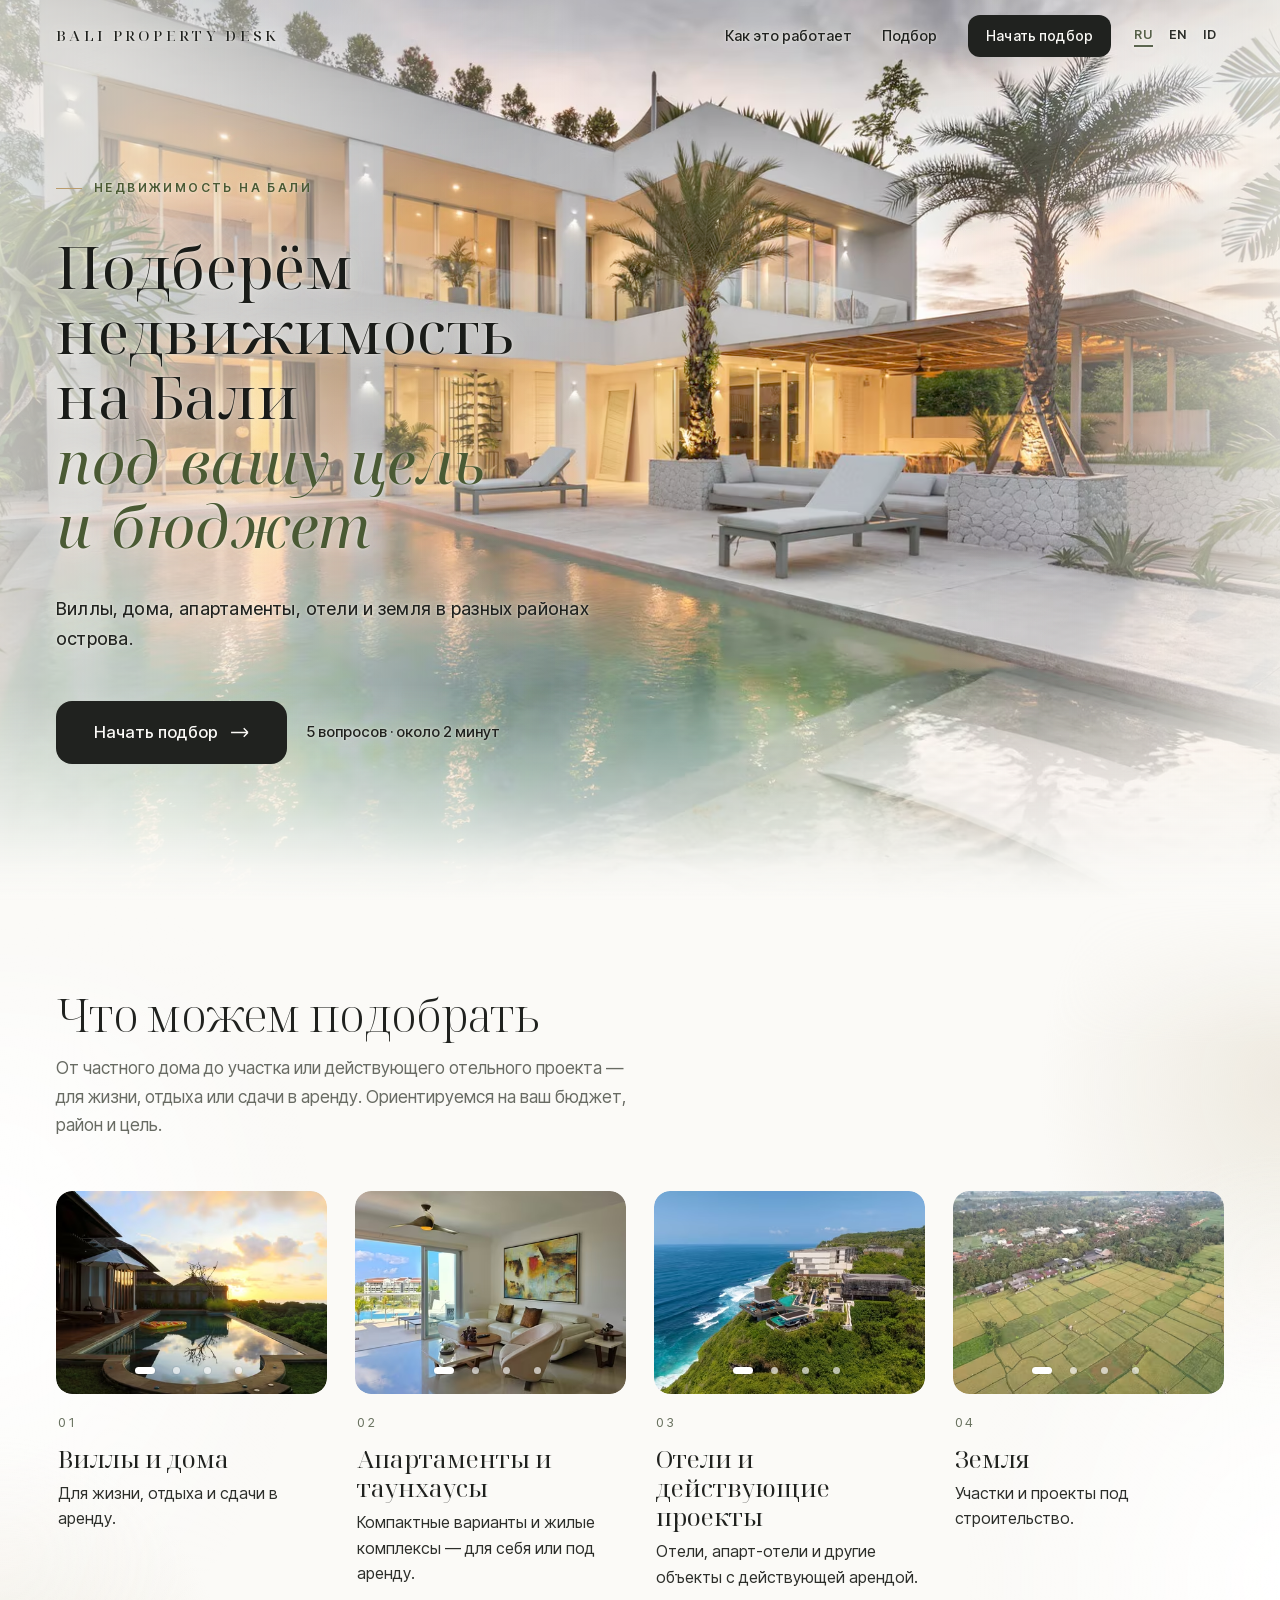
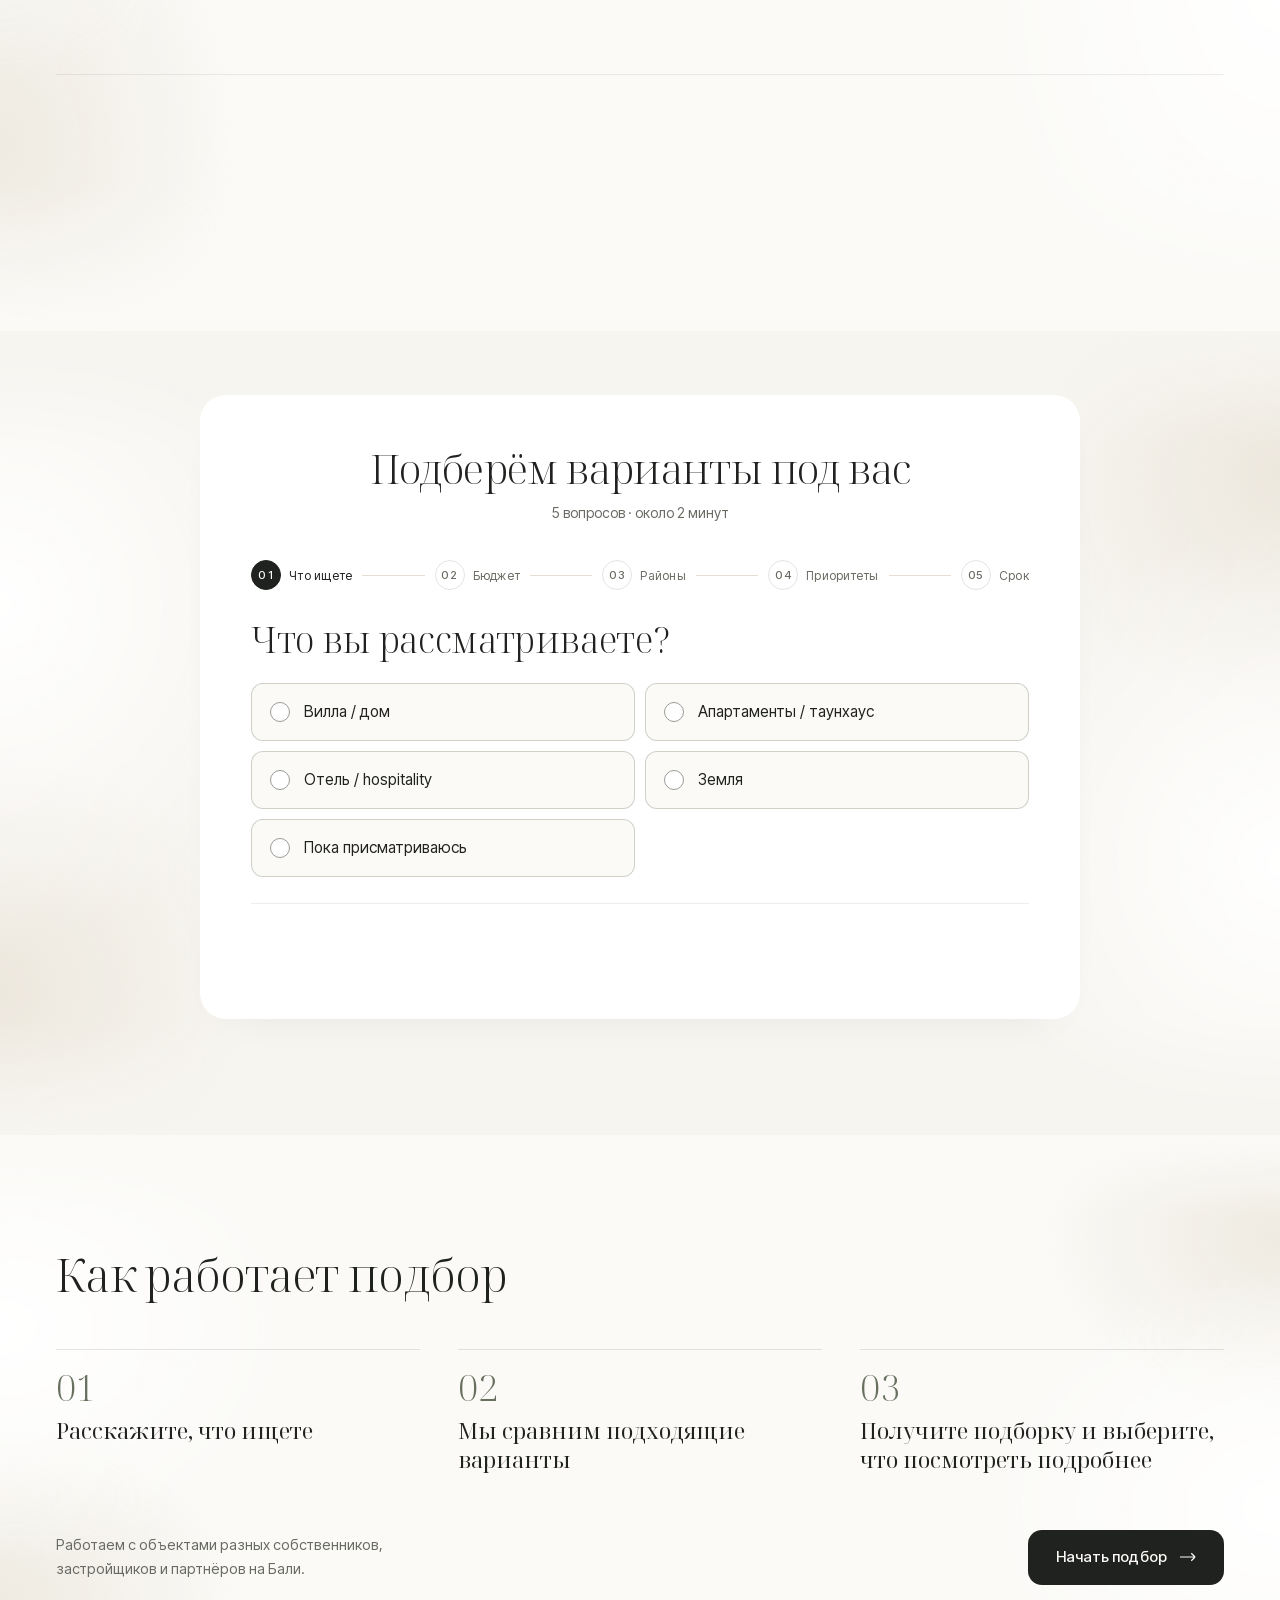
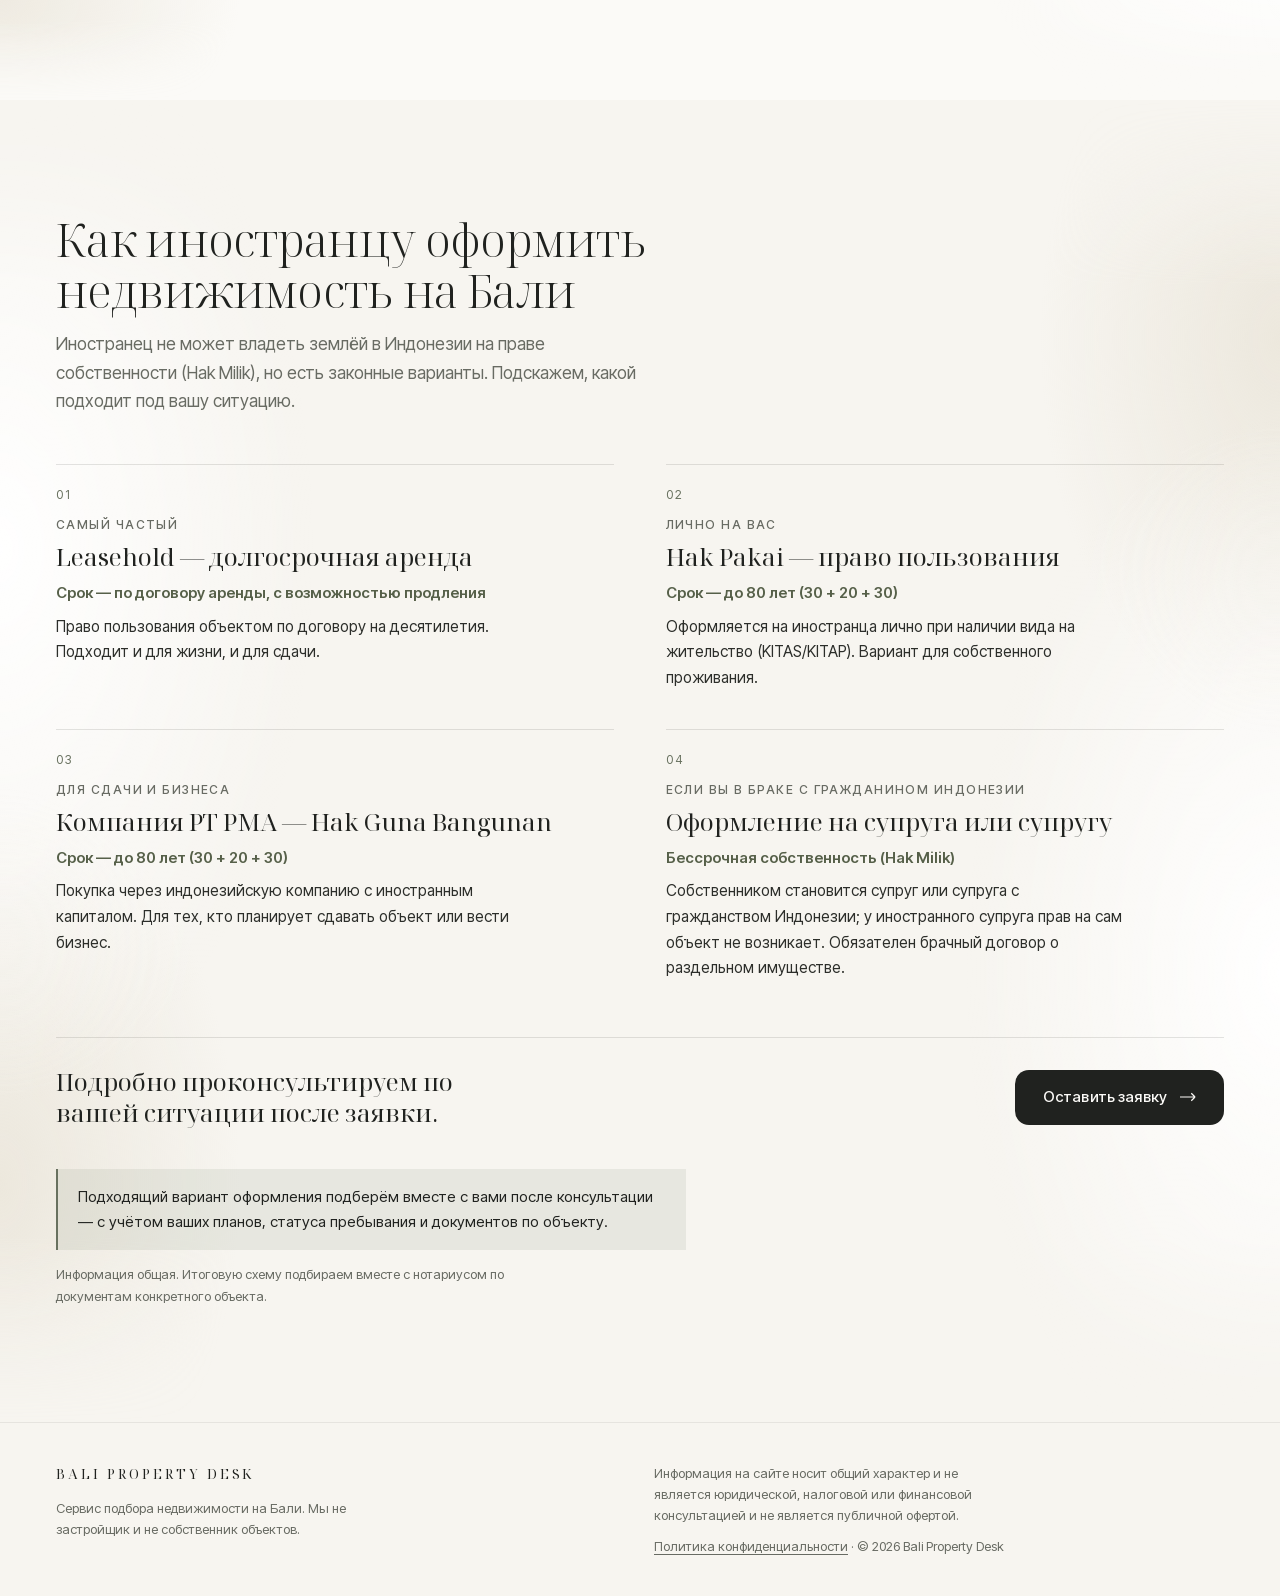
<file: ru/index.html>
<!DOCTYPE html>
<html lang="ru">
<head>
<meta charset="UTF-8">
<meta name="viewport" content="width=device-width, initial-scale=1, viewport-fit=cover">
<meta http-equiv="Content-Security-Policy" content="default-src 'self'; script-src 'self' https://bzrcdn.openai.com https://www.googletagmanager.com https://mc.yandex.ru; style-src 'self'; img-src 'self' data: https://bzr.openai.com https://www.googletagmanager.com https://*.google-analytics.com https://*.analytics.google.com https://mc.yandex.ru; font-src 'self'; connect-src 'self' https://bpd-relay.vercel.app https://bzr.openai.com https://bzrcdn.openai.com https://www.googletagmanager.com https://*.google-analytics.com https://*.analytics.google.com https://mc.yandex.ru; base-uri 'self'; form-action 'self'; object-src 'none'; upgrade-insecure-requests">
<meta name="referrer" content="strict-origin-when-cross-origin">
<title>Bali Property Desk — подбор недвижимости на Бали</title>
<meta name="description" content="Сервис подбора вилл, домов, апартаментов, гостиничных объектов и земли на Бали по бюджету, району и цели покупателя.">
<link rel="canonical" href="https://balipropertydesk.com/ru/">
<link rel="alternate" hreflang="ru" href="https://balipropertydesk.com/ru/">
<link rel="alternate" hreflang="en" href="https://balipropertydesk.com/">
<link rel="alternate" hreflang="id" href="https://balipropertydesk.com/id/">
<link rel="alternate" hreflang="x-default" href="https://balipropertydesk.com/">
<meta name="theme-color" content="#FBFAF7">
<meta property="og:type" content="website">
<meta property="og:site_name" content="Bali Property Desk">
<meta property="og:locale" content="ru_RU">
<meta property="og:title" content="Bali Property Desk — подбор недвижимости на Бали">
<meta property="og:description" content="Виллы, дома, апартаменты, отели и земля в разных районах Бали. Ответьте на 5 вопросов — подготовим подходящие варианты.">
<meta property="og:url" content="https://balipropertydesk.com/ru/">
<meta property="og:image" content="https://balipropertydesk.com/assets/img/og-cover.jpg">
<meta property="og:image:width" content="1200">
<meta property="og:image:height" content="630">
<meta name="twitter:card" content="summary_large_image">
<meta name="twitter:image" content="https://balipropertydesk.com/assets/img/og-cover.jpg">
<link rel="icon" href="/assets/img/favicon.svg" type="image/svg+xml">
<link rel="preload" href="/assets/fonts/noto-serif-display-normal-cyrillic.woff2" as="font" type="font/woff2" crossorigin>
<link rel="preload" href="/assets/fonts/inter-tight-normal-cyrillic.woff2" as="font" type="font/woff2" crossorigin>
<link rel="preload" as="image" type="image/avif" media="(max-width: 640px)" imagesrcset="/assets/img/hero-own-m-800.avif 800w, /assets/img/hero-own-m-1000.avif 1000w, /assets/img/hero-own-m-1200.avif 1200w" imagesizes="100vw" fetchpriority="high">
<link rel="preload" as="image" type="image/avif" media="(min-width: 641px)" imagesrcset="/assets/img/hero-own-1000.avif 1000w, /assets/img/hero-own-1600.avif 1600w, /assets/img/hero-own-2400.avif 2400w" imagesizes="100vw" fetchpriority="high">
<link rel="stylesheet" href="/assets/css/bpd.css?v=07c2fbe3">
<script src="/assets/js/bpd-data.ru.js?v=07c2fbe3" defer></script>
<script src="/assets/js/app.js?v=07c2fbe3" defer></script>
<script src="/assets/js/oaiq-init.js?v=07c2fbe3" defer></script><script src="/assets/js/analytics.js?v=07c2fbe3" defer></script>
</head>
<body>
<a class="skip" href="#podbor">Перейти к анкете</a>

<header class="topbar" id="topbar">
  <div class="wrap topbar__in">
    <a class="brand" href="#top">BALI PROPERTY DESK</a>
    <nav class="topnav" aria-label="Как это работает">
      <a href="#kak">Как это работает</a>
      <a href="#podbor">Подбор</a>
      <a class="btn btn--primary btn--sm" href="#podbor" data-cta="header"><span>Начать подбор</span></a>
    </nav>
    <nav class="langs" aria-label="Язык">
      <a href="/ru/" aria-current="true" lang="ru">RU</a>
      <a href="/" lang="en">EN</a>
      <a href="/id/" lang="id">ID</a>
    </nav>
  </div>
</header>

<main id="top">

<!-- BLOCK 1 · HERO (fullscreen photo + slow zoom) -->
<section class="hero" aria-labelledby="hero-title">
  <figure class="hero__bg" aria-hidden="true">
    <picture><source media="(max-width: 640px)" type="image/avif" srcset="/assets/img/hero-own-m-800.avif 800w, /assets/img/hero-own-m-1000.avif 1000w, /assets/img/hero-own-m-1200.avif 1200w" sizes="100vw"><source type="image/avif" srcset="/assets/img/hero-own-1000.avif 1000w, /assets/img/hero-own-1600.avif 1600w, /assets/img/hero-own-2400.avif 2400w" sizes="100vw"><img src="/assets/img/hero-own-1600.jpg" width="1600" height="1067" alt="" loading="eager" fetchpriority="high" decoding="async"></picture>
  </figure>
  <div class="hero__scrim" aria-hidden="true"></div>
  <div class="wrap hero__inner">
    <div class="hero__text">
      <p class="eyebrow">Недвижимость на Бали</p>
      <h1 id="hero-title" class="display hero__title">
        <span>Подберём недвижимость на Бали</span>
        <span class="hero__accent">под вашу цель и бюджет</span>
      </h1>
      <p class="hero__lead">Виллы, дома, апартаменты, отели и земля в разных районах острова.</p>
      <div class="hero__cta">
        <a class="btn btn--primary" href="#podbor" data-cta="hero"><span>Начать подбор</span><svg viewBox="0 0 18 10" fill="none" aria-hidden="true" focusable="false"><path d="M1 5h16m0 0L13 1m4 4l-4 4" stroke="currentColor" stroke-width="1.3"/></svg></a>
        <p class="hero__meta">5 вопросов · около 2 минут</p>
      </div>
    </div>
  </div>
</section>

<!-- BLOCK 2 · ЧТО МОЖЕМ ПОДОБРАТЬ + РАЙОНЫ -->
<section class="cats" id="chto" aria-labelledby="cats-title">
  <div class="wrap">
    <header class="sec-head">
      <h2 id="cats-title" class="display sec-title">Что можем подобрать</h2>
      <p class="sec-sub">От частного дома до участка или действующего отельного проекта — для жизни, отдыха или сдачи в аренду. Ориентируемся на ваш бюджет, район и цель.</p>
    </header>
    <ul class="cats__grid" role="list">
      <li class="cat"><figure class="cat__img"><div class="slider" data-slider aria-roledescription="carousel" aria-label="Виллы и дома"><div class="slider__track" tabindex="0"><div class="slider__slide" role="group" aria-roledescription="slide" aria-label="Фото 1 из 4"><picture><source type="image/avif" srcset="/assets/img/cat-villas-1-480.avif 480w, /assets/img/cat-villas-1-800.avif 800w" sizes="(max-width: 640px) 46vw, (max-width: 1024px) 45vw, 360px"><source type="image/webp" srcset="/assets/img/cat-villas-1-480.webp 480w, /assets/img/cat-villas-1-800.webp 800w" sizes="(max-width: 640px) 46vw, (max-width: 1024px) 45vw, 360px"><img src="/assets/img/cat-villas-1-800.webp" width="800" height="533" alt="" loading="lazy" decoding="async"></picture></div><div class="slider__slide" role="group" aria-roledescription="slide" aria-label="Фото 2 из 4"><picture><source type="image/avif" srcset="/assets/img/cat-villas-2-480.avif 480w, /assets/img/cat-villas-2-800.avif 800w" sizes="(max-width: 640px) 46vw, (max-width: 1024px) 45vw, 360px"><source type="image/webp" srcset="/assets/img/cat-villas-2-480.webp 480w, /assets/img/cat-villas-2-800.webp 800w" sizes="(max-width: 640px) 46vw, (max-width: 1024px) 45vw, 360px"><img src="/assets/img/cat-villas-2-800.webp" width="800" height="533" alt="" loading="lazy" decoding="async"></picture></div><div class="slider__slide" role="group" aria-roledescription="slide" aria-label="Фото 3 из 4"><picture><source type="image/avif" srcset="/assets/img/cat-villas-3-480.avif 480w, /assets/img/cat-villas-3-800.avif 800w" sizes="(max-width: 640px) 46vw, (max-width: 1024px) 45vw, 360px"><source type="image/webp" srcset="/assets/img/cat-villas-3-480.webp 480w, /assets/img/cat-villas-3-800.webp 800w" sizes="(max-width: 640px) 46vw, (max-width: 1024px) 45vw, 360px"><img src="/assets/img/cat-villas-3-800.webp" width="800" height="533" alt="" loading="lazy" decoding="async"></picture></div><div class="slider__slide" role="group" aria-roledescription="slide" aria-label="Фото 4 из 4"><picture><source type="image/avif" srcset="/assets/img/cat-villas-4-480.avif 480w, /assets/img/cat-villas-4-800.avif 800w" sizes="(max-width: 640px) 46vw, (max-width: 1024px) 45vw, 360px"><source type="image/webp" srcset="/assets/img/cat-villas-4-480.webp 480w, /assets/img/cat-villas-4-800.webp 800w" sizes="(max-width: 640px) 46vw, (max-width: 1024px) 45vw, 360px"><img src="/assets/img/cat-villas-4-800.webp" width="800" height="533" alt="" loading="lazy" decoding="async"></picture></div></div><button type="button" class="slider__btn slider__btn--prev" aria-label="Предыдущее фото"></button><button type="button" class="slider__btn slider__btn--next" aria-label="Следующее фото"></button><div class="slider__dots"><button type="button" class="slider__dot" data-i="0" aria-label="Фото 1 из 4" aria-current="true"></button><button type="button" class="slider__dot" data-i="1" aria-label="Фото 2 из 4" aria-current="false"></button><button type="button" class="slider__dot" data-i="2" aria-label="Фото 3 из 4" aria-current="false"></button><button type="button" class="slider__dot" data-i="3" aria-label="Фото 4 из 4" aria-current="false"></button></div></div></figure><div class="cat__body"><span class="cat__n num">01</span><h3 class="cat__title">Виллы и дома</h3><p class="cat__text">Для жизни, отдыха и сдачи в аренду.</p></div></li>
      <li class="cat"><figure class="cat__img"><div class="slider" data-slider aria-roledescription="carousel" aria-label="Апартаменты и таунхаусы"><div class="slider__track" tabindex="0"><div class="slider__slide" role="group" aria-roledescription="slide" aria-label="Фото 1 из 4"><picture><source type="image/avif" srcset="/assets/img/cat-apart-1-480.avif 480w, /assets/img/cat-apart-1-800.avif 800w" sizes="(max-width: 640px) 46vw, (max-width: 1024px) 45vw, 360px"><source type="image/webp" srcset="/assets/img/cat-apart-1-480.webp 480w, /assets/img/cat-apart-1-800.webp 800w" sizes="(max-width: 640px) 46vw, (max-width: 1024px) 45vw, 360px"><img src="/assets/img/cat-apart-1-800.webp" width="800" height="533" alt="" loading="lazy" decoding="async"></picture></div><div class="slider__slide" role="group" aria-roledescription="slide" aria-label="Фото 2 из 4"><picture><source type="image/avif" srcset="/assets/img/cat-apart-2-480.avif 480w, /assets/img/cat-apart-2-800.avif 800w" sizes="(max-width: 640px) 46vw, (max-width: 1024px) 45vw, 360px"><source type="image/webp" srcset="/assets/img/cat-apart-2-480.webp 480w, /assets/img/cat-apart-2-800.webp 800w" sizes="(max-width: 640px) 46vw, (max-width: 1024px) 45vw, 360px"><img src="/assets/img/cat-apart-2-800.webp" width="800" height="533" alt="" loading="lazy" decoding="async"></picture></div><div class="slider__slide" role="group" aria-roledescription="slide" aria-label="Фото 3 из 4"><picture><source type="image/avif" srcset="/assets/img/cat-apart-3-480.avif 480w, /assets/img/cat-apart-3-800.avif 800w" sizes="(max-width: 640px) 46vw, (max-width: 1024px) 45vw, 360px"><source type="image/webp" srcset="/assets/img/cat-apart-3-480.webp 480w, /assets/img/cat-apart-3-800.webp 800w" sizes="(max-width: 640px) 46vw, (max-width: 1024px) 45vw, 360px"><img src="/assets/img/cat-apart-3-800.webp" width="800" height="533" alt="" loading="lazy" decoding="async"></picture></div><div class="slider__slide" role="group" aria-roledescription="slide" aria-label="Фото 4 из 4"><picture><source type="image/avif" srcset="/assets/img/cat-apart-4-480.avif 480w, /assets/img/cat-apart-4-800.avif 800w" sizes="(max-width: 640px) 46vw, (max-width: 1024px) 45vw, 360px"><source type="image/webp" srcset="/assets/img/cat-apart-4-480.webp 480w, /assets/img/cat-apart-4-800.webp 800w" sizes="(max-width: 640px) 46vw, (max-width: 1024px) 45vw, 360px"><img src="/assets/img/cat-apart-4-800.webp" width="800" height="533" alt="" loading="lazy" decoding="async"></picture></div></div><button type="button" class="slider__btn slider__btn--prev" aria-label="Предыдущее фото"></button><button type="button" class="slider__btn slider__btn--next" aria-label="Следующее фото"></button><div class="slider__dots"><button type="button" class="slider__dot" data-i="0" aria-label="Фото 1 из 4" aria-current="true"></button><button type="button" class="slider__dot" data-i="1" aria-label="Фото 2 из 4" aria-current="false"></button><button type="button" class="slider__dot" data-i="2" aria-label="Фото 3 из 4" aria-current="false"></button><button type="button" class="slider__dot" data-i="3" aria-label="Фото 4 из 4" aria-current="false"></button></div></div></figure><div class="cat__body"><span class="cat__n num">02</span><h3 class="cat__title">Апартаменты и таунхаусы</h3><p class="cat__text">Компактные варианты и жилые комплексы — для себя или под аренду.</p></div></li>
      <li class="cat"><figure class="cat__img"><div class="slider" data-slider aria-roledescription="carousel" aria-label="Отели и действующие проекты"><div class="slider__track" tabindex="0"><div class="slider__slide" role="group" aria-roledescription="slide" aria-label="Фото 1 из 4"><picture><source type="image/avif" srcset="/assets/img/cat-hotel-1-480.avif 480w, /assets/img/cat-hotel-1-800.avif 800w" sizes="(max-width: 640px) 46vw, (max-width: 1024px) 45vw, 360px"><source type="image/webp" srcset="/assets/img/cat-hotel-1-480.webp 480w, /assets/img/cat-hotel-1-800.webp 800w" sizes="(max-width: 640px) 46vw, (max-width: 1024px) 45vw, 360px"><img src="/assets/img/cat-hotel-1-800.webp" width="800" height="533" alt="" loading="lazy" decoding="async"></picture></div><div class="slider__slide" role="group" aria-roledescription="slide" aria-label="Фото 2 из 4"><picture><source type="image/avif" srcset="/assets/img/cat-hotel-2-480.avif 480w, /assets/img/cat-hotel-2-800.avif 800w" sizes="(max-width: 640px) 46vw, (max-width: 1024px) 45vw, 360px"><source type="image/webp" srcset="/assets/img/cat-hotel-2-480.webp 480w, /assets/img/cat-hotel-2-800.webp 800w" sizes="(max-width: 640px) 46vw, (max-width: 1024px) 45vw, 360px"><img src="/assets/img/cat-hotel-2-800.webp" width="800" height="533" alt="" loading="lazy" decoding="async"></picture></div><div class="slider__slide" role="group" aria-roledescription="slide" aria-label="Фото 3 из 4"><picture><source type="image/avif" srcset="/assets/img/cat-hotel-3-480.avif 480w, /assets/img/cat-hotel-3-800.avif 800w" sizes="(max-width: 640px) 46vw, (max-width: 1024px) 45vw, 360px"><source type="image/webp" srcset="/assets/img/cat-hotel-3-480.webp 480w, /assets/img/cat-hotel-3-800.webp 800w" sizes="(max-width: 640px) 46vw, (max-width: 1024px) 45vw, 360px"><img src="/assets/img/cat-hotel-3-800.webp" width="800" height="533" alt="" loading="lazy" decoding="async"></picture></div><div class="slider__slide" role="group" aria-roledescription="slide" aria-label="Фото 4 из 4"><picture><source type="image/avif" srcset="/assets/img/cat-hotel-4-480.avif 480w, /assets/img/cat-hotel-4-800.avif 800w" sizes="(max-width: 640px) 46vw, (max-width: 1024px) 45vw, 360px"><source type="image/webp" srcset="/assets/img/cat-hotel-4-480.webp 480w, /assets/img/cat-hotel-4-800.webp 800w" sizes="(max-width: 640px) 46vw, (max-width: 1024px) 45vw, 360px"><img src="/assets/img/cat-hotel-4-800.webp" width="800" height="533" alt="" loading="lazy" decoding="async"></picture></div></div><button type="button" class="slider__btn slider__btn--prev" aria-label="Предыдущее фото"></button><button type="button" class="slider__btn slider__btn--next" aria-label="Следующее фото"></button><div class="slider__dots"><button type="button" class="slider__dot" data-i="0" aria-label="Фото 1 из 4" aria-current="true"></button><button type="button" class="slider__dot" data-i="1" aria-label="Фото 2 из 4" aria-current="false"></button><button type="button" class="slider__dot" data-i="2" aria-label="Фото 3 из 4" aria-current="false"></button><button type="button" class="slider__dot" data-i="3" aria-label="Фото 4 из 4" aria-current="false"></button></div></div></figure><div class="cat__body"><span class="cat__n num">03</span><h3 class="cat__title">Отели и действующие проекты</h3><p class="cat__text">Отели, апарт-отели и другие объекты с действующей арендой.</p></div></li>
      <li class="cat"><figure class="cat__img"><div class="slider" data-slider aria-roledescription="carousel" aria-label="Земля"><div class="slider__track" tabindex="0"><div class="slider__slide" role="group" aria-roledescription="slide" aria-label="Фото 1 из 4"><picture><source type="image/avif" srcset="/assets/img/dev-cat-land-480.avif 480w, /assets/img/dev-cat-land-800.avif 800w" sizes="(max-width: 640px) 46vw, (max-width: 1024px) 45vw, 360px"><source type="image/webp" srcset="/assets/img/dev-cat-land-480.webp 480w, /assets/img/dev-cat-land-800.webp 800w" sizes="(max-width: 640px) 46vw, (max-width: 1024px) 45vw, 360px"><img src="/assets/img/dev-cat-land-800.webp" width="800" height="533" alt="" loading="lazy" decoding="async"></picture></div><div class="slider__slide" role="group" aria-roledescription="slide" aria-label="Фото 2 из 4"><picture><source type="image/avif" srcset="/assets/img/cat-land-2-480.avif 480w, /assets/img/cat-land-2-800.avif 800w" sizes="(max-width: 640px) 46vw, (max-width: 1024px) 45vw, 360px"><source type="image/webp" srcset="/assets/img/cat-land-2-480.webp 480w, /assets/img/cat-land-2-800.webp 800w" sizes="(max-width: 640px) 46vw, (max-width: 1024px) 45vw, 360px"><img src="/assets/img/cat-land-2-800.webp" width="800" height="533" alt="" loading="lazy" decoding="async"></picture></div><div class="slider__slide" role="group" aria-roledescription="slide" aria-label="Фото 3 из 4"><picture><source type="image/avif" srcset="/assets/img/cat-land-3-480.avif 480w, /assets/img/cat-land-3-800.avif 800w" sizes="(max-width: 640px) 46vw, (max-width: 1024px) 45vw, 360px"><source type="image/webp" srcset="/assets/img/cat-land-3-480.webp 480w, /assets/img/cat-land-3-800.webp 800w" sizes="(max-width: 640px) 46vw, (max-width: 1024px) 45vw, 360px"><img src="/assets/img/cat-land-3-800.webp" width="800" height="533" alt="" loading="lazy" decoding="async"></picture></div><div class="slider__slide" role="group" aria-roledescription="slide" aria-label="Фото 4 из 4"><picture><source type="image/avif" srcset="/assets/img/cat-land-4-480.avif 480w, /assets/img/cat-land-4-800.avif 800w" sizes="(max-width: 640px) 46vw, (max-width: 1024px) 45vw, 360px"><source type="image/webp" srcset="/assets/img/cat-land-4-480.webp 480w, /assets/img/cat-land-4-800.webp 800w" sizes="(max-width: 640px) 46vw, (max-width: 1024px) 45vw, 360px"><img src="/assets/img/cat-land-4-800.webp" width="800" height="533" alt="" loading="lazy" decoding="async"></picture></div></div><button type="button" class="slider__btn slider__btn--prev" aria-label="Предыдущее фото"></button><button type="button" class="slider__btn slider__btn--next" aria-label="Следующее фото"></button><div class="slider__dots"><button type="button" class="slider__dot" data-i="0" aria-label="Фото 1 из 4" aria-current="true"></button><button type="button" class="slider__dot" data-i="1" aria-label="Фото 2 из 4" aria-current="false"></button><button type="button" class="slider__dot" data-i="2" aria-label="Фото 3 из 4" aria-current="false"></button><button type="button" class="slider__dot" data-i="3" aria-label="Фото 4 из 4" aria-current="false"></button></div></div></figure><div class="cat__body"><span class="cat__n num">04</span><h3 class="cat__title">Земля</h3><p class="cat__text">Участки и проекты под строительство.</p></div></li>
    </ul>
    <div class="areas">
      <span class="areas__label">Популярные направления</span>
      <ul class="areas__chips" role="list">
        <li><a href="#podbor" data-cta="area">Убуд</a></li>
        <li><a href="#podbor" data-cta="area">Букит / Улувату</a></li>
        <li><a href="#podbor" data-cta="area">Западное побережье</a></li>
        <li><a href="#podbor" data-cta="area">Южный Бали</a></li>
        <li class="is-more"><a href="#podbor" data-cta="area">Другие районы — по запросу</a></li>
      </ul>
    </div>
  </div>
</section>

<!-- BLOCK 3 · QUIZ -->
<section class="quiz-sec" id="podbor" aria-labelledby="quiz-title" tabindex="-1">
  <div class="wrap">
    <div class="quiz-card" id="quiz" data-state="loading">
      <header class="quiz-head">
        <h2 id="quiz-title" class="display quiz-head__title">Подберём варианты под вас</h2>
        <p class="quiz-head__meta">5 вопросов · около 2 минут</p>
      </header>

      <noscript><p class="quiz__noscript">Анкета работает с включённым JavaScript. Включите его и обновите страницу.</p></noscript>

      <!-- Шаги 1–5 -->
      <div class="qstep" id="qstep" hidden>
        <div class="progress">
          <span class="progress__meta num" id="q-progress">1 / 5</span>
          <div class="progress__bar" aria-hidden="true"><span id="q-fill"></span></div>
        </div>
        <div id="q-body"></div>
        <div class="qnav">
          <button type="button" class="btn-back" id="q-back"><svg viewBox="0 0 18 10" fill="none" aria-hidden="true" focusable="false"><path d="M17 5H1m0 0l4-4M1 5l4 4" stroke="currentColor" stroke-width="1.3"/></svg><span>Назад</span></button>
          <button type="button" class="btn btn--primary" id="q-next" hidden><span>Продолжить</span><svg viewBox="0 0 18 10" fill="none" aria-hidden="true" focusable="false"><path d="M1 5h16m0 0L13 1m4 4l-4 4" stroke="currentColor" stroke-width="1.3"/></svg></button>
        </div>
      </div>

      <!-- Контакт -->
      <div class="qcontact" id="qcontact" hidden>
        <div class="qcontact__head">
          <h3 class="display qcontact__title" id="contact-title" tabindex="-1">Куда отправить подборку?</h3>
          <p class="qcontact__body">Оставьте контакт — мы изучим ваши ответы и подготовим подходящие варианты.</p>
        </div>
        <dl class="summary" id="summary"></dl>
        <p class="summary__hint">Нажмите на ответ, чтобы изменить его.</p>

        <form class="form" id="lead-form" novalidate>
          <div class="form__alert" id="form-alert" role="alert" aria-live="assertive"></div>

          <div class="field">
            <label for="f-name">Имя <span class="req" aria-hidden="true">*</span></label>
            <input id="f-name" class="ym-disable-keys" name="name" type="text" autocomplete="name" maxlength="80" required aria-required="true" aria-describedby="e-name">
            <p class="field__err" id="e-name"></p>
          </div>

          <fieldset class="field msgr">
            <legend>Удобный мессенджер</legend>
            <div class="msgr__opts">
              <label class="msgr__chip"><input type="radio" name="messenger" value="whatsapp" checked><span>WhatsApp</span></label>
              <label class="msgr__chip"><input type="radio" name="messenger" value="telegram"><span>Telegram</span></label>
            </div>
          </fieldset>

          <div class="field">
            <label for="f-phone"><span id="lbl-phone">Номер WhatsApp</span> <span class="req" aria-hidden="true">*</span></label>
            <div class="phone">
              <select id="f-country" name="country" aria-label="Код страны">
                  <option value="+62" data-iso="ID" data-min="9" data-max="12">+62 ID</option>
                  <option value="+61" data-iso="AU" data-min="9" data-max="9">+61 AU</option>
                  <option value="+64" data-iso="NZ" data-min="8" data-max="10">+64 NZ</option>
                  <option value="+65" data-iso="SG" data-min="8" data-max="8">+65 SG</option>
                  <option value="+44" data-iso="GB" data-min="9" data-max="10">+44 UK</option>
                  <option value="+1" data-iso="US" data-min="10" data-max="10">+1 US/CA</option>
                  <option value="+971" data-iso="AE" data-min="8" data-max="9">+971 AE</option>
                  <option value="+852" data-iso="HK" data-min="8" data-max="8">+852 HK</option>
                  <option value="+86" data-iso="CN" data-min="11" data-max="11">+86 CN</option>
                  <option value="+7" data-iso="RU" data-min="10" data-max="10">+7 RU/KZ</option>
                  <option value="+49" data-iso="DE" data-min="9" data-max="11">+49 DE</option>
                  <option value="+33" data-iso="FR" data-min="9" data-max="9">+33 FR</option>
                  <option value="other" data-iso="XX">Другая</option>
              </select>
              <input id="f-phone" class="ym-disable-keys" name="phone" type="tel" inputmode="tel" autocomplete="tel-national" maxlength="20" required aria-required="true" aria-describedby="e-phone" placeholder="Номер">
            </div>
            <p class="field__err" id="e-phone"></p>
          </div>

          <div class="field" id="tg-field" hidden>
            <label for="f-tg">Ник в Telegram <span class="opt-lbl">(необязательно)</span></label>
            <input id="f-tg" class="ym-disable-keys" name="tg_username" type="text" autocomplete="off" autocapitalize="off" spellcheck="false" maxlength="33" aria-describedby="e-tg" placeholder="@username">
            <p class="field__err" id="e-tg"></p>
          </div>

          <div class="field">
            <label for="f-email">Email <span class="opt-lbl">(необязательно)</span></label>
            <input id="f-email" class="ym-disable-keys" name="email" type="email" autocomplete="email" maxlength="120" aria-describedby="e-email">
            <p class="field__err" id="e-email"></p>
          </div>

          <div class="hp" aria-hidden="true" inert>
            <label for="f-hp">Leave this field empty</label>
            <input id="f-hp" name="bpd_hp" type="text" tabindex="-1" autocomplete="off" data-lpignore="true" data-1p-ignore data-bwignore data-form-type="other">
          </div>

          <div class="consent">
            <input id="f-consent" name="consent" type="checkbox" required aria-required="true" aria-describedby="e-consent">
            <label for="f-consent">Даю согласие на обработку моих контактных данных и ответов анкеты для подготовки подборки, связи со мной и анализа рынка. Данные не передаются продавцам и застройщикам. <a href="privacy.html">Политика конфиденциальности</a></label>
          </div>
          <p class="field__err" id="e-consent"></p>

          <button class="btn btn--primary btn--full" type="submit" id="submit"><span id="submit-label">Получить подборку</span><svg viewBox="0 0 18 10" fill="none" aria-hidden="true" focusable="false"><path d="M1 5h16m0 0L13 1m4 4l-4 4" stroke="currentColor" stroke-width="1.3"/></svg></button>
          <p class="form__under">Без рассылок — свяжемся только по вашему запросу.</p>
        </form>
      </div>

      <!-- Успех -->
      <div class="qdone" id="qsuccess" hidden>
        <div class="qdone__icon" aria-hidden="true"><svg viewBox="0 0 24 24" fill="none" aria-hidden="true" focusable="false"><path d="M4 12.5l5 5L20 7" stroke="currentColor" stroke-width="1.6" stroke-linecap="round" stroke-linejoin="round"/></svg></div>
        <p class="eyebrow eyebrow--center" id="success-eyebrow"></p>
        <h3 class="display qdone__title" id="success-title" tabindex="-1">Спасибо — заявку получили</h3>
        <p class="qdone__body">Мы изучим ваши ответы и подготовим подходящие варианты. Ответим {sla}.</p>
        <p class="qdone__demo" id="success-demo" hidden>Демонстрационная версия: заявка никуда не отправлена. На рабочем сайте она сразу приходит менеджеру.</p>
        <p class="qdone__note">Хотите быстрее? Напишите нам напрямую:</p>
        <div class="qdone__actions">
          <a class="btn btn--primary" id="wa-link" href="#" target="_blank" rel="noopener"><svg class="ico-wa" viewBox="0 0 24 24" fill="currentColor" aria-hidden="true" focusable="false"><path d="M17.5 14.4c-.3-.1-1.7-.8-2-.9-.3-.1-.5-.2-.6.1-.2.3-.7.9-.9 1.1-.2.2-.3.2-.6.1-.3-.2-1.2-.5-2.4-1.5-.9-.8-1.5-1.8-1.6-2.1-.2-.3 0-.5.1-.6.1-.1.3-.3.4-.5.1-.2.2-.3.3-.5.1-.2 0-.4 0-.5 0-.1-.6-1.5-.9-2-.2-.5-.5-.5-.6-.5h-.5c-.2 0-.5.1-.7.3-.2.3-.9.9-.9 2.2 0 1.3.9 2.6 1 2.7.1.2 1.8 2.7 4.3 3.8 1.5.7 2.1.7 2.9.6.5-.1 1.6-.7 1.8-1.3.2-.6.2-1.2.2-1.3-.1-.1-.3-.2-.6-.3zM12 2C6.5 2 2 6.5 2 12c0 1.8.5 3.5 1.3 4.9L2 22l5.2-1.4c1.4.8 3.1 1.2 4.8 1.2 5.5 0 10-4.5 10-10S17.5 2 12 2z"/></svg><span>Написать в WhatsApp</span></a>
          <a class="btn btn--primary" id="tg-link" href="#" target="_blank" rel="noopener"><span>Написать в Telegram</span></a>
        </div>
      </div>

      <!-- Ошибка доставки -->
      <div class="qdone qdone--fail" id="qfail" hidden>
        <h3 class="display qdone__title" id="fail-title" tabindex="-1">Не удалось отправить заявку</h3>
        <p class="qdone__body">Похоже, проблема с сетью. Проверьте соединение и попробуйте ещё раз — ответы сохранены.</p>
        <button type="button" class="btn btn--primary" id="fail-retry"><span>Попробовать ещё раз</span></button>
        <p class="qdone__note">Или напишите нам напрямую — ваш запрос уже подставлен в сообщение:</p>
        <div class="qdone__actions">
          <a class="btn btn--primary" id="fail-wa" href="#" target="_blank" rel="noopener"><svg class="ico-wa" viewBox="0 0 24 24" fill="currentColor" aria-hidden="true" focusable="false"><path d="M17.5 14.4c-.3-.1-1.7-.8-2-.9-.3-.1-.5-.2-.6.1-.2.3-.7.9-.9 1.1-.2.2-.3.2-.6.1-.3-.2-1.2-.5-2.4-1.5-.9-.8-1.5-1.8-1.6-2.1-.2-.3 0-.5.1-.6.1-.1.3-.3.4-.5.1-.2.2-.3.3-.5.1-.2 0-.4 0-.5 0-.1-.6-1.5-.9-2-.2-.5-.5-.5-.6-.5h-.5c-.2 0-.5.1-.7.3-.2.3-.9.9-.9 2.2 0 1.3.9 2.6 1 2.7.1.2 1.8 2.7 4.3 3.8 1.5.7 2.1.7 2.9.6.5-.1 1.6-.7 1.8-1.3.2-.6.2-1.2.2-1.3-.1-.1-.3-.2-.6-.3zM12 2C6.5 2 2 6.5 2 12c0 1.8.5 3.5 1.3 4.9L2 22l5.2-1.4c1.4.8 3.1 1.2 4.8 1.2 5.5 0 10-4.5 10-10S17.5 2 12 2z"/></svg><span>Написать в WhatsApp</span></a>
          <a class="btn btn--primary" id="fail-tg" href="#" target="_blank" rel="noopener"><span>Написать в Telegram</span></a>
        </div>
      </div>
    </div>
  </div>
</section>

<!-- BLOCK 4 · КАК РАБОТАЕТ + TRUST -->
<section class="how" id="kak" aria-labelledby="how-title">
  <div class="wrap">
    <h2 id="how-title" class="display sec-title">Как работает подбор</h2>
    <ol class="how__grid" role="list">
      <li class="how__step"><span class="how__n num" aria-hidden="true">01</span><h3 class="how__title">Расскажите, что ищете</h3></li>
      <li class="how__step"><span class="how__n num" aria-hidden="true">02</span><h3 class="how__title">Мы сравним подходящие варианты</h3></li>
      <li class="how__step"><span class="how__n num" aria-hidden="true">03</span><h3 class="how__title">Получите подборку и выберите, что посмотреть подробнее</h3></li>
    </ol>
    <div class="how__foot">
      <p class="how__trust">Работаем с объектами разных собственников, застройщиков и партнёров на Бали.</p>
      <a class="btn btn--primary" href="#podbor" data-cta="how"><span>Начать подбор</span><svg viewBox="0 0 18 10" fill="none" aria-hidden="true" focusable="false"><path d="M1 5h16m0 0L13 1m4 4l-4 4" stroke="currentColor" stroke-width="1.3"/></svg></a>
    </div>
  </div>
</section>

<!-- BLOCK 5 · ОФОРМЛЕНИЕ ДЛЯ ИНОСТРАНЦА -->
<section class="own" id="oformlenie" aria-labelledby="own-title">
  <div class="wrap">
    <header class="sec-head">
      <h2 id="own-title" class="display sec-title">Как иностранцу оформить недвижимость на Бали</h2>
      <p class="sec-sub">Иностранец не может владеть землёй в Индонезии на праве собственности (Hak Milik), но есть законные варианты. Подскажем, какой подходит под вашу ситуацию.</p>
    </header>
    <ol class="own__grid" role="list">
      <li class="own__item"><span class="own__n num" aria-hidden="true">01</span><p class="own__tag">Самый частый</p><h3 class="own__title">Leasehold — долгосрочная аренда</h3><p class="own__term">Срок — по договору аренды, с возможностью продления</p><p class="own__text">Право пользования объектом по договору на десятилетия. Подходит и для жизни, и для сдачи.</p></li>
      <li class="own__item"><span class="own__n num" aria-hidden="true">02</span><p class="own__tag">Лично на вас</p><h3 class="own__title">Hak Pakai — право пользования</h3><p class="own__term">Срок — до 80 лет (30 + 20 + 30)</p><p class="own__text">Оформляется на иностранца лично при наличии вида на жительство (KITAS/KITAP). Вариант для собственного проживания.</p></li>
      <li class="own__item"><span class="own__n num" aria-hidden="true">03</span><p class="own__tag">Для сдачи и бизнеса</p><h3 class="own__title">Компания PT PMA — Hak Guna Bangunan</h3><p class="own__term">Срок — до 80 лет (30 + 20 + 30)</p><p class="own__text">Покупка через индонезийскую компанию с иностранным капиталом. Для тех, кто планирует сдавать объект или вести бизнес.</p></li>
      <li class="own__item"><span class="own__n num" aria-hidden="true">04</span><p class="own__tag">Если вы в браке с гражданином Индонезии</p><h3 class="own__title">Оформление на супруга или супругу</h3><p class="own__term">Бессрочная собственность (Hak Milik)</p><p class="own__text">Собственником становится супруг или супруга с гражданством Индонезии; у иностранного супруга прав на сам объект не возникает. Обязателен брачный договор о раздельном имуществе.</p></li>
    </ol>
    <div class="own__consult">
      <p class="own__consult-text">Подробно проконсультируем по вашей ситуации после заявки.</p>
      <a class="btn btn--primary" href="#podbor" data-cta="own"><span>Оставить заявку</span><svg viewBox="0 0 18 10" fill="none" aria-hidden="true" focusable="false"><path d="M1 5h16m0 0L13 1m4 4l-4 4" stroke="currentColor" stroke-width="1.3"/></svg></a>
    </div>
    <p class="own__note">Подходящий вариант оформления подберём вместе с вами после консультации — с учётом ваших планов, статуса пребывания и документов по объекту.</p>
    <p class="own__disc">Информация общая. Итоговую схему подбираем вместе с нотариусом по документам конкретного объекта.</p>
  </div>
</section>

</main>

<footer class="footer">
  <div class="wrap footer__grid">
    <div>
      <p class="footer__brand">BALI PROPERTY DESK</p>
      <p class="footer__text">Сервис подбора недвижимости на Бали. Мы не застройщик и не собственник объектов.</p>
    </div>
    <div class="footer__right">
      <p class="footer__text">Информация на сайте носит общий характер и не является юридической, налоговой или финансовой консультацией и не является публичной офертой.</p>
      <p class="footer__links"><a href="privacy.html">Политика конфиденциальности</a> <span aria-hidden="true">·</span> © 2026 Bali Property Desk</p>
    </div>
  </div>
</footer>

<div class="sticky" id="sticky" hidden>
  <a class="btn btn--primary btn--full" href="#podbor" data-cta="sticky"><span>Начать подбор</span><svg viewBox="0 0 18 10" fill="none" aria-hidden="true" focusable="false"><path d="M1 5h16m0 0L13 1m4 4l-4 4" stroke="currentColor" stroke-width="1.3"/></svg></a>
</div>

</body>
</html>
</file>
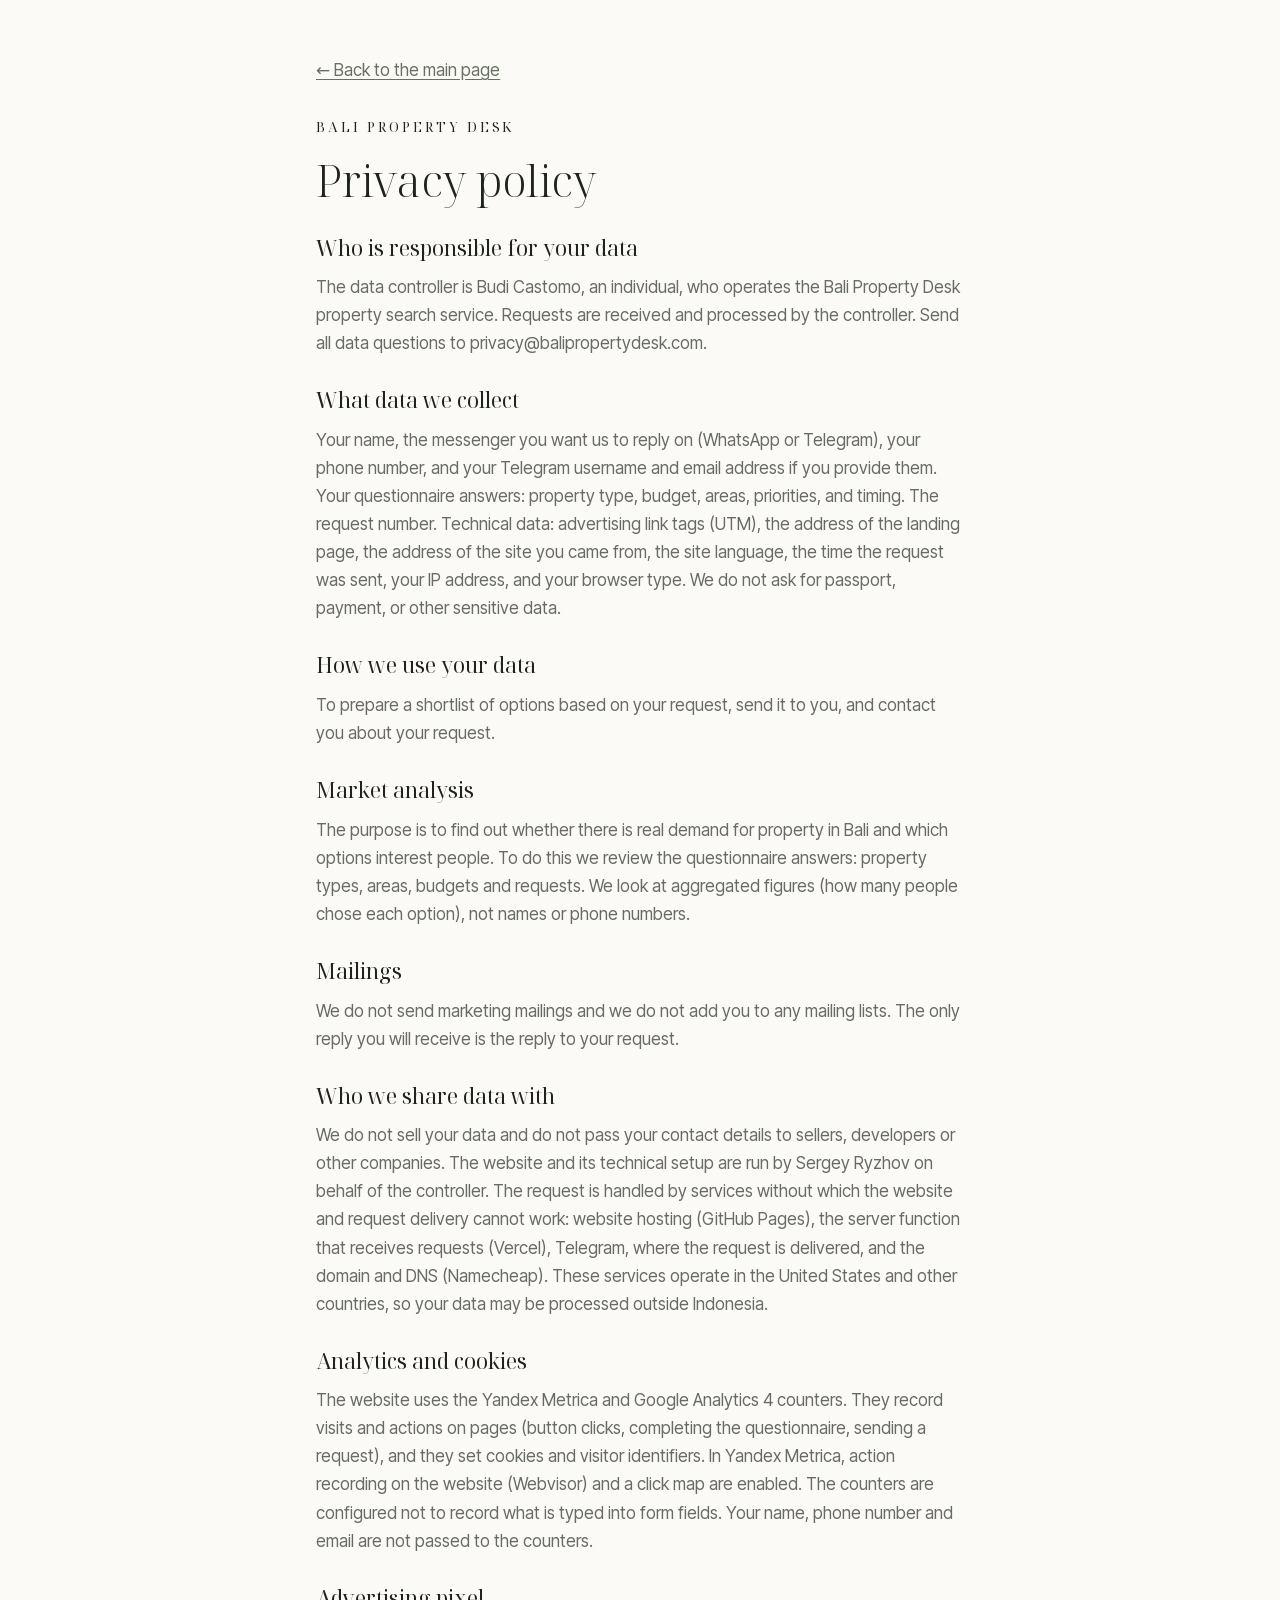
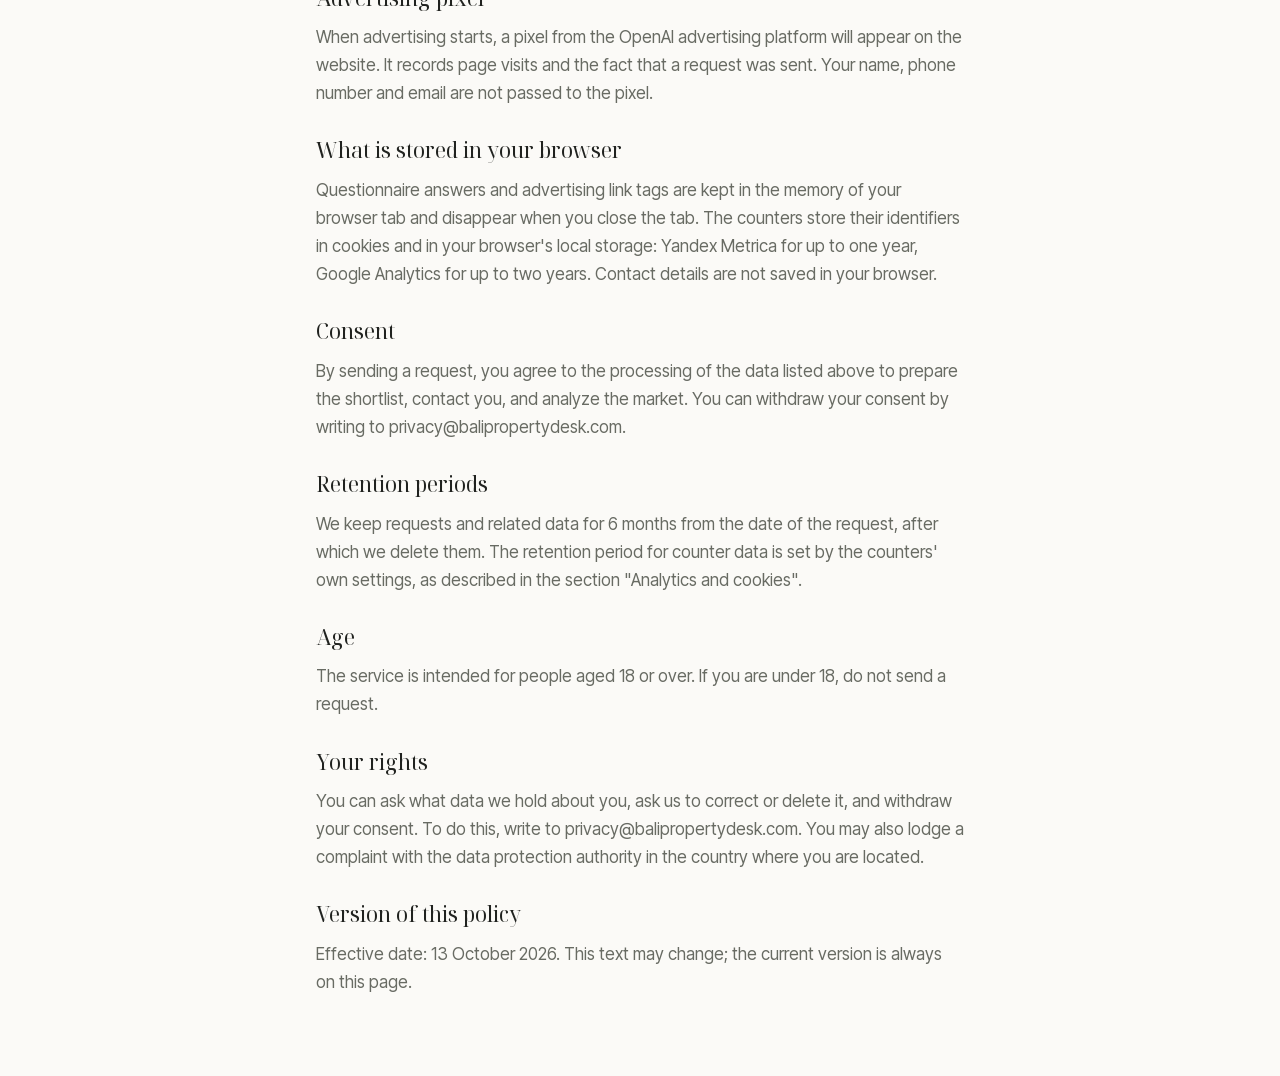
<file: privacy.html>
<!DOCTYPE html>
<html lang="en">
<head>
<meta charset="UTF-8">
<meta name="viewport" content="width=device-width, initial-scale=1, viewport-fit=cover">
<meta http-equiv="Content-Security-Policy" content="default-src 'self'; script-src 'self' https://bzrcdn.openai.com https://www.googletagmanager.com https://mc.yandex.ru; style-src 'self'; img-src 'self' data: https://bzr.openai.com https://www.googletagmanager.com https://*.google-analytics.com https://*.analytics.google.com https://mc.yandex.ru; font-src 'self'; connect-src 'self' https://bpd-relay.vercel.app https://bzr.openai.com https://bzrcdn.openai.com https://www.googletagmanager.com https://*.google-analytics.com https://*.analytics.google.com https://mc.yandex.ru; base-uri 'self'; form-action 'self'; object-src 'none'; upgrade-insecure-requests">
<meta name="referrer" content="strict-origin-when-cross-origin">
<meta name="robots" content="noindex">
<title>Privacy policy — Bali Property Desk</title>
<meta name="theme-color" content="#161412">
<link rel="icon" href="/assets/img/favicon.svg" type="image/svg+xml">
<link rel="stylesheet" href="/assets/css/bpd.css?v=07c2fbe3">
</head>
<body class="page-privacy">
<main class="privacy wrap">
  <p><a class="privacy__back" href="index.html">← Back to the main page</a></p>
  <p class="footer__brand"><span class="brand__mark" aria-hidden="true"></span>BALI PROPERTY DESK</p>
  <h1 class="display">Privacy policy</h1>
  <h2>Who is responsible for your data</h2>
  <p>The data controller is Budi Castomo, an individual, who operates the Bali Property Desk property search service. Requests are received and processed by the controller. Send all data questions to privacy@balipropertydesk.com.</p>
  <h2>What data we collect</h2>
  <p>Your name, the messenger you want us to reply on (WhatsApp or Telegram), your phone number, and your Telegram username and email address if you provide them. Your questionnaire answers: property type, budget, areas, priorities, and timing. The request number. Technical data: advertising link tags (UTM), the address of the landing page, the address of the site you came from, the site language, the time the request was sent, your IP address, and your browser type. We do not ask for passport, payment, or other sensitive data.</p>
  <h2>How we use your data</h2>
  <p>To prepare a shortlist of options based on your request, send it to you, and contact you about your request.</p>
  <h2>Market analysis</h2>
  <p>The purpose is to find out whether there is real demand for property in Bali and which options interest people. To do this we review the questionnaire answers: property types, areas, budgets and requests. We look at aggregated figures (how many people chose each option), not names or phone numbers.</p>
  <h2>Mailings</h2>
  <p>We do not send marketing mailings and we do not add you to any mailing lists. The only reply you will receive is the reply to your request.</p>
  <h2>Who we share data with</h2>
  <p>We do not sell your data and do not pass your contact details to sellers, developers or other companies. The website and its technical setup are run by Sergey Ryzhov on behalf of the controller. The request is handled by services without which the website and request delivery cannot work: website hosting (GitHub Pages), the server function that receives requests (Vercel), Telegram, where the request is delivered, and the domain and DNS (Namecheap). These services operate in the United States and other countries, so your data may be processed outside Indonesia.</p>
  <h2>Analytics and cookies</h2>
  <p>The website uses the Yandex Metrica and Google Analytics 4 counters. They record visits and actions on pages (button clicks, completing the questionnaire, sending a request), and they set cookies and visitor identifiers. In Yandex Metrica, action recording on the website (Webvisor) and a click map are enabled. The counters are configured not to record what is typed into form fields. Your name, phone number and email are not passed to the counters.</p>
  <h2>Advertising pixel</h2>
  <p>When advertising starts, a pixel from the OpenAI advertising platform will appear on the website. It records page visits and the fact that a request was sent. Your name, phone number and email are not passed to the pixel.</p>
  <h2>What is stored in your browser</h2>
  <p>Questionnaire answers and advertising link tags are kept in the memory of your browser tab and disappear when you close the tab. The counters store their identifiers in cookies and in your browser's local storage: Yandex Metrica for up to one year, Google Analytics for up to two years. Contact details are not saved in your browser.</p>
  <h2>Consent</h2>
  <p>By sending a request, you agree to the processing of the data listed above to prepare the shortlist, contact you, and analyze the market. You can withdraw your consent by writing to privacy@balipropertydesk.com.</p>
  <h2>Retention periods</h2>
  <p>We keep requests and related data for 6 months from the date of the request, after which we delete them. The retention period for counter data is set by the counters' own settings, as described in the section "Analytics and cookies".</p>
  <h2>Age</h2>
  <p>The service is intended for people aged 18 or over. If you are under 18, do not send a request.</p>
  <h2>Your rights</h2>
  <p>You can ask what data we hold about you, ask us to correct or delete it, and withdraw your consent. To do this, write to privacy@balipropertydesk.com. You may also lodge a complaint with the data protection authority in the country where you are located.</p>
  <h2>Version of this policy</h2>
  <p>Effective date: 13 October 2026. This text may change; the current version is always on this page.</p>
</main>
</body>
</html>
</file>
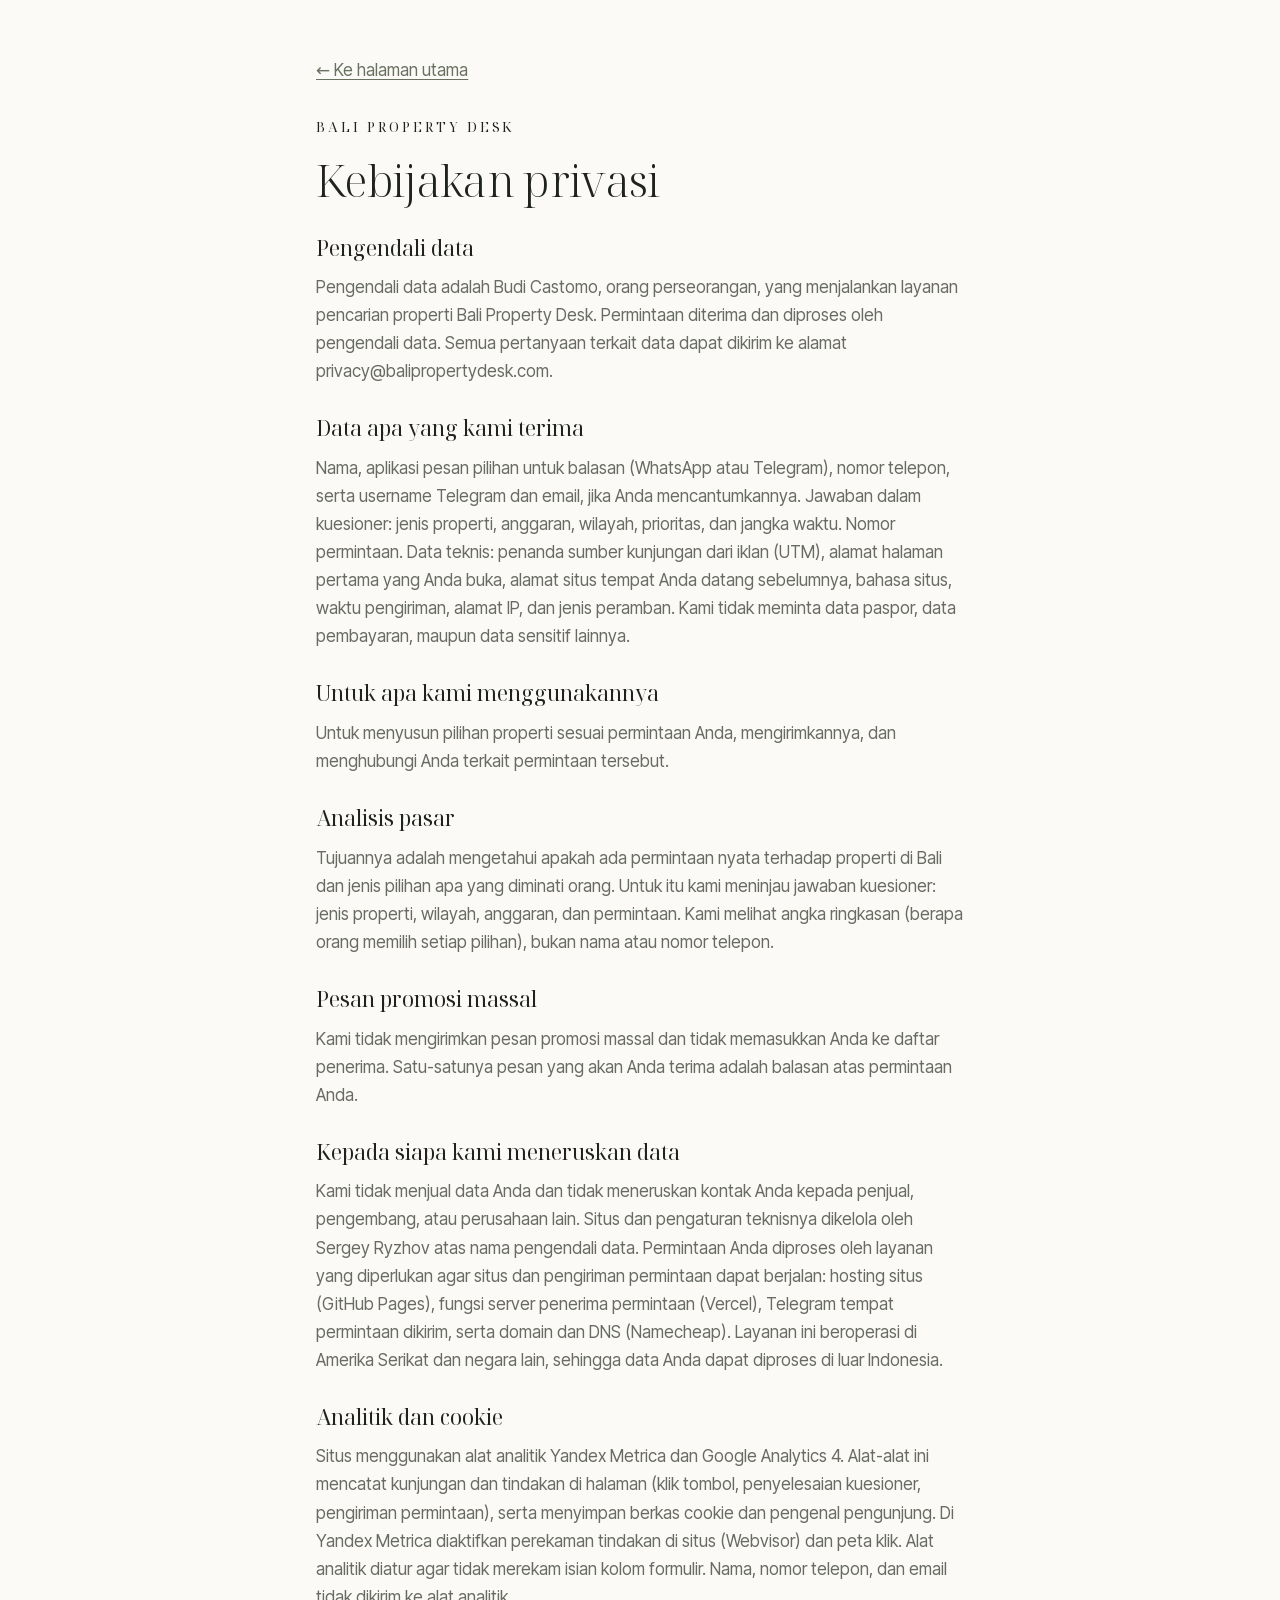
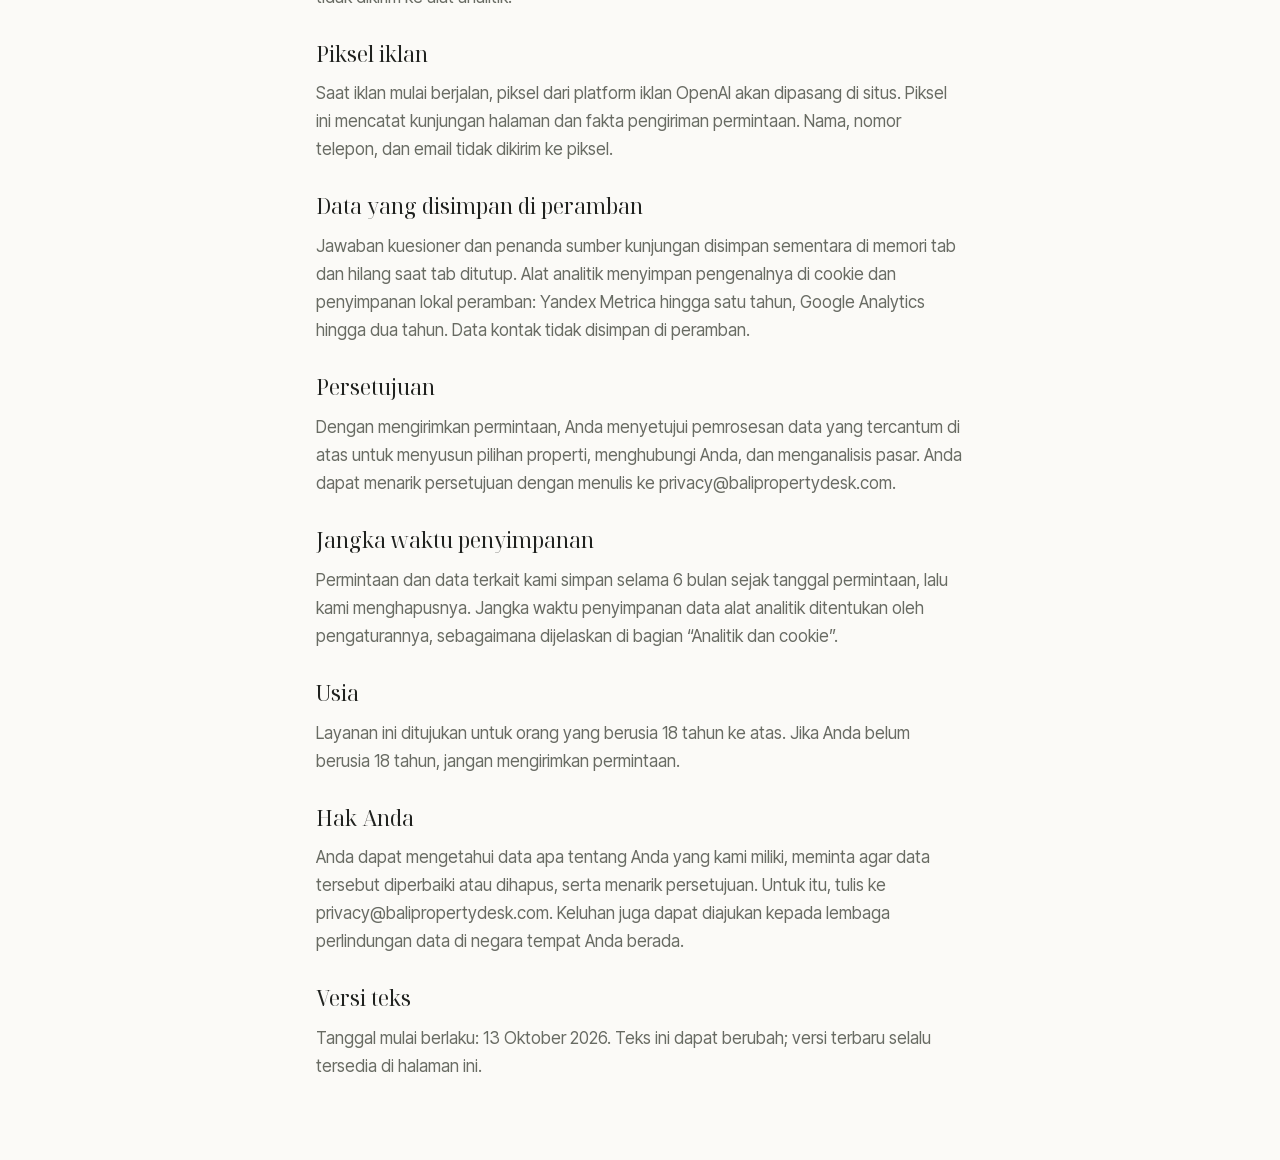
<file: id/privacy.html>
<!DOCTYPE html>
<html lang="id">
<head>
<meta charset="UTF-8">
<meta name="viewport" content="width=device-width, initial-scale=1, viewport-fit=cover">
<meta http-equiv="Content-Security-Policy" content="default-src 'self'; script-src 'self' https://bzrcdn.openai.com https://www.googletagmanager.com https://mc.yandex.ru; style-src 'self'; img-src 'self' data: https://bzr.openai.com https://www.googletagmanager.com https://*.google-analytics.com https://*.analytics.google.com https://mc.yandex.ru; font-src 'self'; connect-src 'self' https://bpd-relay.vercel.app https://bzr.openai.com https://bzrcdn.openai.com https://www.googletagmanager.com https://*.google-analytics.com https://*.analytics.google.com https://mc.yandex.ru; base-uri 'self'; form-action 'self'; object-src 'none'; upgrade-insecure-requests">
<meta name="referrer" content="strict-origin-when-cross-origin">
<meta name="robots" content="noindex">
<title>Kebijakan privasi — Bali Property Desk</title>
<meta name="theme-color" content="#161412">
<link rel="icon" href="/assets/img/favicon.svg" type="image/svg+xml">
<link rel="stylesheet" href="/assets/css/bpd.css?v=07c2fbe3">
</head>
<body class="page-privacy">
<main class="privacy wrap">
  <p><a class="privacy__back" href="index.html">← Ke halaman utama</a></p>
  <p class="footer__brand"><span class="brand__mark" aria-hidden="true"></span>BALI PROPERTY DESK</p>
  <h1 class="display">Kebijakan privasi</h1>
  <h2>Pengendali data</h2>
  <p>Pengendali data adalah Budi Castomo, orang perseorangan, yang menjalankan layanan pencarian properti Bali Property Desk. Permintaan diterima dan diproses oleh pengendali data. Semua pertanyaan terkait data dapat dikirim ke alamat privacy@balipropertydesk.com.</p>
  <h2>Data apa yang kami terima</h2>
  <p>Nama, aplikasi pesan pilihan untuk balasan (WhatsApp atau Telegram), nomor telepon, serta username Telegram dan email, jika Anda mencantumkannya. Jawaban dalam kuesioner: jenis properti, anggaran, wilayah, prioritas, dan jangka waktu. Nomor permintaan. Data teknis: penanda sumber kunjungan dari iklan (UTM), alamat halaman pertama yang Anda buka, alamat situs tempat Anda datang sebelumnya, bahasa situs, waktu pengiriman, alamat IP, dan jenis peramban. Kami tidak meminta data paspor, data pembayaran, maupun data sensitif lainnya.</p>
  <h2>Untuk apa kami menggunakannya</h2>
  <p>Untuk menyusun pilihan properti sesuai permintaan Anda, mengirimkannya, dan menghubungi Anda terkait permintaan tersebut.</p>
  <h2>Analisis pasar</h2>
  <p>Tujuannya adalah mengetahui apakah ada permintaan nyata terhadap properti di Bali dan jenis pilihan apa yang diminati orang. Untuk itu kami meninjau jawaban kuesioner: jenis properti, wilayah, anggaran, dan permintaan. Kami melihat angka ringkasan (berapa orang memilih setiap pilihan), bukan nama atau nomor telepon.</p>
  <h2>Pesan promosi massal</h2>
  <p>Kami tidak mengirimkan pesan promosi massal dan tidak memasukkan Anda ke daftar penerima. Satu-satunya pesan yang akan Anda terima adalah balasan atas permintaan Anda.</p>
  <h2>Kepada siapa kami meneruskan data</h2>
  <p>Kami tidak menjual data Anda dan tidak meneruskan kontak Anda kepada penjual, pengembang, atau perusahaan lain. Situs dan pengaturan teknisnya dikelola oleh Sergey Ryzhov atas nama pengendali data. Permintaan Anda diproses oleh layanan yang diperlukan agar situs dan pengiriman permintaan dapat berjalan: hosting situs (GitHub Pages), fungsi server penerima permintaan (Vercel), Telegram tempat permintaan dikirim, serta domain dan DNS (Namecheap). Layanan ini beroperasi di Amerika Serikat dan negara lain, sehingga data Anda dapat diproses di luar Indonesia.</p>
  <h2>Analitik dan cookie</h2>
  <p>Situs menggunakan alat analitik Yandex Metrica dan Google Analytics 4. Alat-alat ini mencatat kunjungan dan tindakan di halaman (klik tombol, penyelesaian kuesioner, pengiriman permintaan), serta menyimpan berkas cookie dan pengenal pengunjung. Di Yandex Metrica diaktifkan perekaman tindakan di situs (Webvisor) dan peta klik. Alat analitik diatur agar tidak merekam isian kolom formulir. Nama, nomor telepon, dan email tidak dikirim ke alat analitik.</p>
  <h2>Piksel iklan</h2>
  <p>Saat iklan mulai berjalan, piksel dari platform iklan OpenAI akan dipasang di situs. Piksel ini mencatat kunjungan halaman dan fakta pengiriman permintaan. Nama, nomor telepon, dan email tidak dikirim ke piksel.</p>
  <h2>Data yang disimpan di peramban</h2>
  <p>Jawaban kuesioner dan penanda sumber kunjungan disimpan sementara di memori tab dan hilang saat tab ditutup. Alat analitik menyimpan pengenalnya di cookie dan penyimpanan lokal peramban: Yandex Metrica hingga satu tahun, Google Analytics hingga dua tahun. Data kontak tidak disimpan di peramban.</p>
  <h2>Persetujuan</h2>
  <p>Dengan mengirimkan permintaan, Anda menyetujui pemrosesan data yang tercantum di atas untuk menyusun pilihan properti, menghubungi Anda, dan menganalisis pasar. Anda dapat menarik persetujuan dengan menulis ke privacy@balipropertydesk.com.</p>
  <h2>Jangka waktu penyimpanan</h2>
  <p>Permintaan dan data terkait kami simpan selama 6 bulan sejak tanggal permintaan, lalu kami menghapusnya. Jangka waktu penyimpanan data alat analitik ditentukan oleh pengaturannya, sebagaimana dijelaskan di bagian “Analitik dan cookie”.</p>
  <h2>Usia</h2>
  <p>Layanan ini ditujukan untuk orang yang berusia 18 tahun ke atas. Jika Anda belum berusia 18 tahun, jangan mengirimkan permintaan.</p>
  <h2>Hak Anda</h2>
  <p>Anda dapat mengetahui data apa tentang Anda yang kami miliki, meminta agar data tersebut diperbaiki atau dihapus, serta menarik persetujuan. Untuk itu, tulis ke privacy@balipropertydesk.com. Keluhan juga dapat diajukan kepada lembaga perlindungan data di negara tempat Anda berada.</p>
  <h2>Versi teks</h2>
  <p>Tanggal mulai berlaku: 13 Oktober 2026. Teks ini dapat berubah; versi terbaru selalu tersedia di halaman ini.</p>
</main>
</body>
</html>
</file>
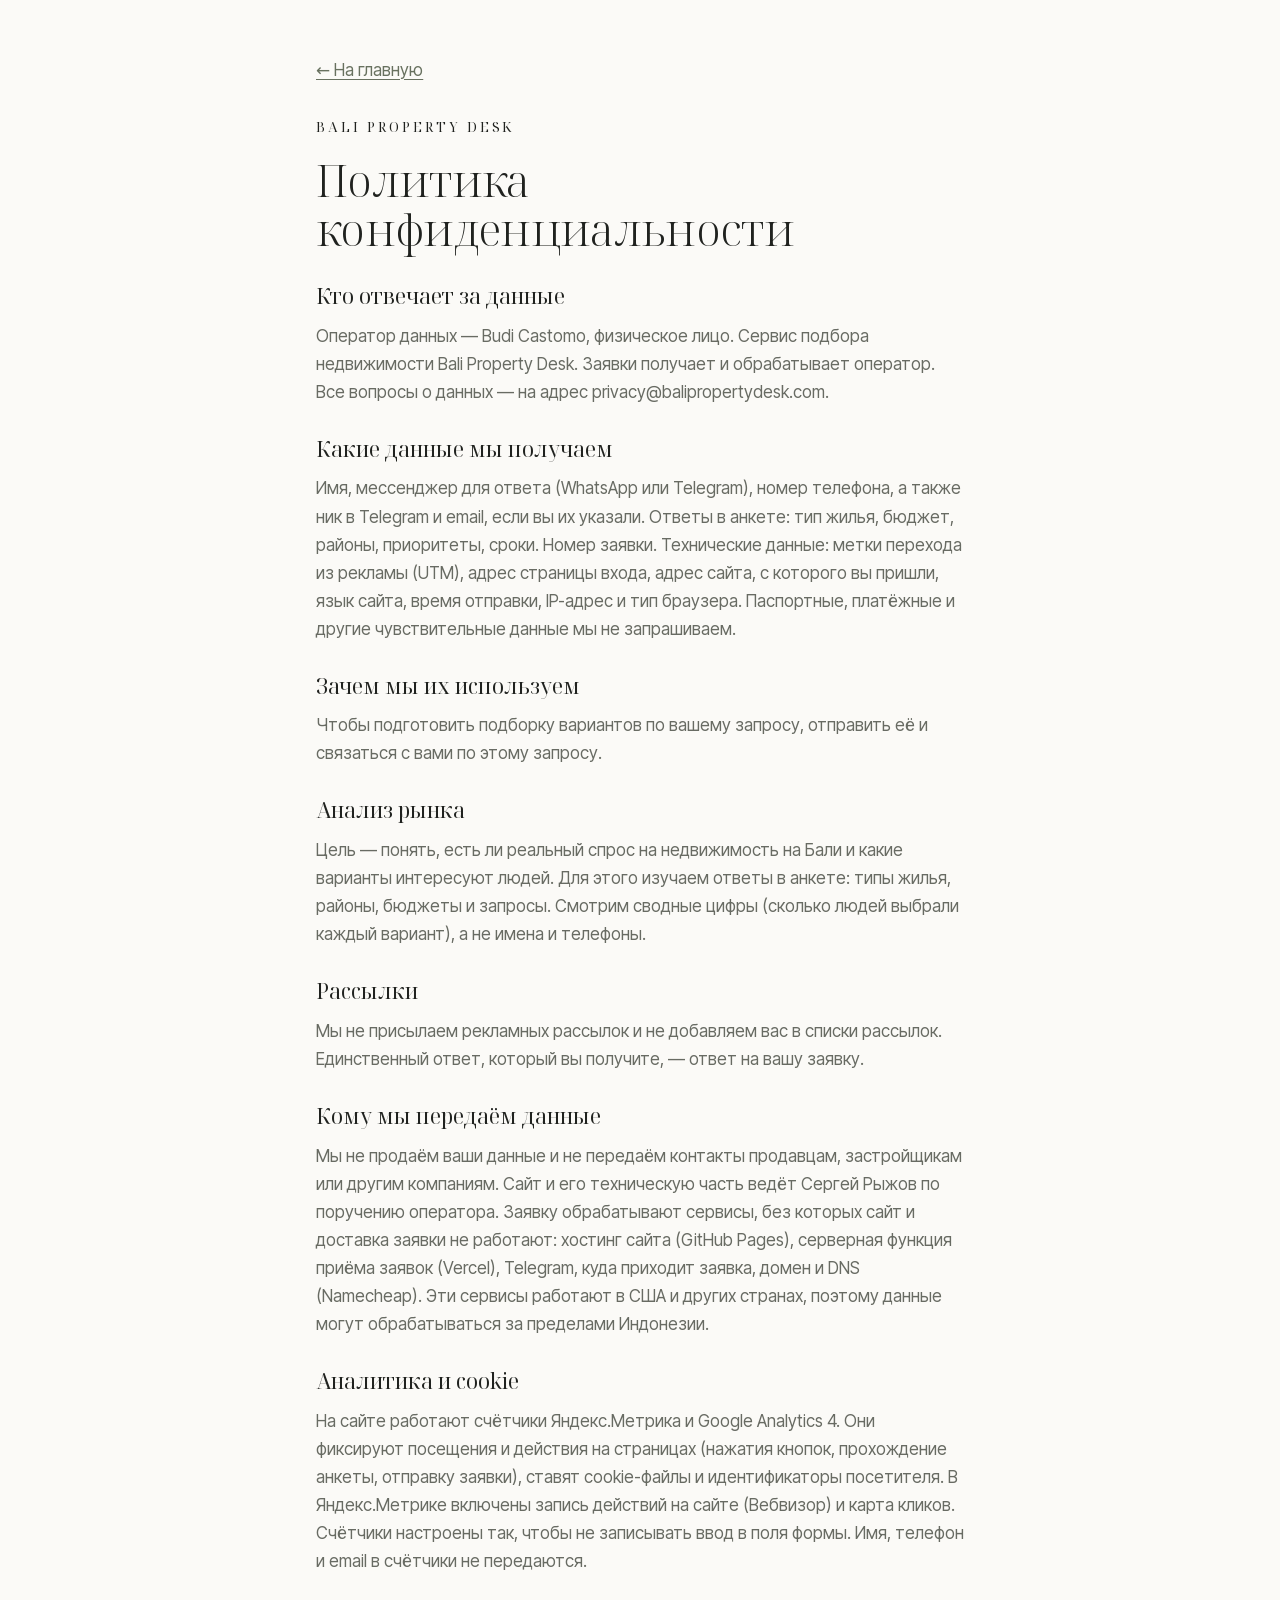
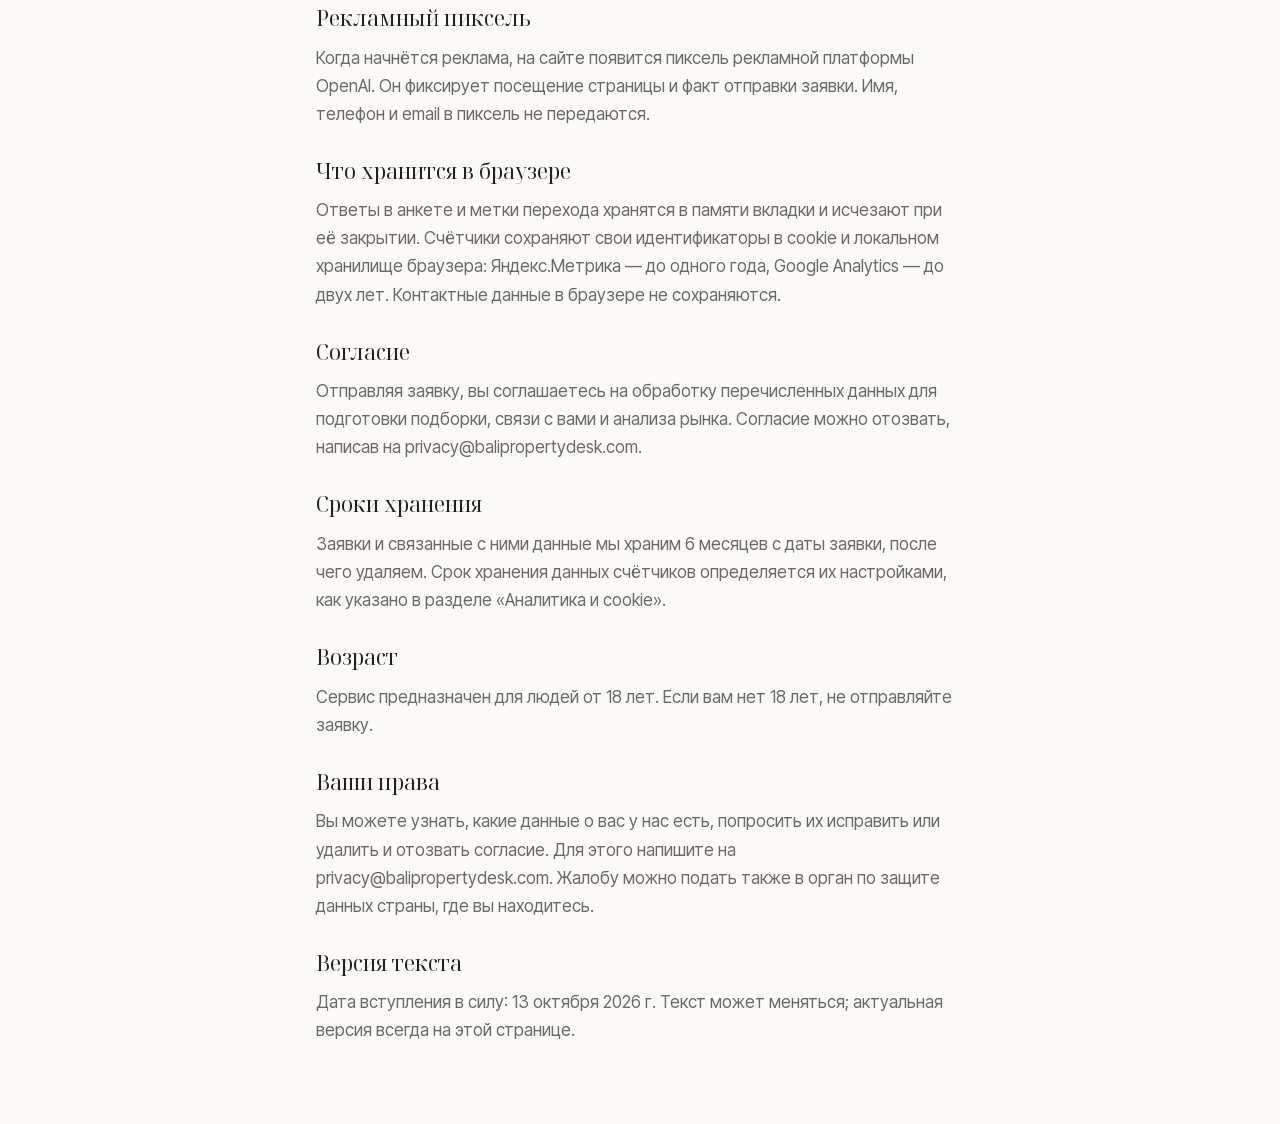
<file: ru/privacy.html>
<!DOCTYPE html>
<html lang="ru">
<head>
<meta charset="UTF-8">
<meta name="viewport" content="width=device-width, initial-scale=1, viewport-fit=cover">
<meta http-equiv="Content-Security-Policy" content="default-src 'self'; script-src 'self' https://bzrcdn.openai.com https://www.googletagmanager.com https://mc.yandex.ru; style-src 'self'; img-src 'self' data: https://bzr.openai.com https://www.googletagmanager.com https://*.google-analytics.com https://*.analytics.google.com https://mc.yandex.ru; font-src 'self'; connect-src 'self' https://bpd-relay.vercel.app https://bzr.openai.com https://bzrcdn.openai.com https://www.googletagmanager.com https://*.google-analytics.com https://*.analytics.google.com https://mc.yandex.ru; base-uri 'self'; form-action 'self'; object-src 'none'; upgrade-insecure-requests">
<meta name="referrer" content="strict-origin-when-cross-origin">
<meta name="robots" content="noindex">
<title>Политика конфиденциальности — Bali Property Desk</title>
<meta name="theme-color" content="#161412">
<link rel="icon" href="/assets/img/favicon.svg" type="image/svg+xml">
<link rel="stylesheet" href="/assets/css/bpd.css?v=07c2fbe3">
</head>
<body class="page-privacy">
<main class="privacy wrap">
  <p><a class="privacy__back" href="index.html">← На главную</a></p>
  <p class="footer__brand"><span class="brand__mark" aria-hidden="true"></span>BALI PROPERTY DESK</p>
  <h1 class="display">Политика конфиденциальности</h1>
  <h2>Кто отвечает за данные</h2>
  <p>Оператор данных — Budi Castomo, физическое лицо. Сервис подбора недвижимости Bali Property Desk. Заявки получает и обрабатывает оператор. Все вопросы о данных — на адрес privacy@balipropertydesk.com.</p>
  <h2>Какие данные мы получаем</h2>
  <p>Имя, мессенджер для ответа (WhatsApp или Telegram), номер телефона, а также ник в Telegram и email, если вы их указали. Ответы в анкете: тип жилья, бюджет, районы, приоритеты, сроки. Номер заявки. Технические данные: метки перехода из рекламы (UTM), адрес страницы входа, адрес сайта, с которого вы пришли, язык сайта, время отправки, IP-адрес и тип браузера. Паспортные, платёжные и другие чувствительные данные мы не запрашиваем.</p>
  <h2>Зачем мы их используем</h2>
  <p>Чтобы подготовить подборку вариантов по вашему запросу, отправить её и связаться с вами по этому запросу.</p>
  <h2>Анализ рынка</h2>
  <p>Цель — понять, есть ли реальный спрос на недвижимость на Бали и какие варианты интересуют людей. Для этого изучаем ответы в анкете: типы жилья, районы, бюджеты и запросы. Смотрим сводные цифры (сколько людей выбрали каждый вариант), а не имена и телефоны.</p>
  <h2>Рассылки</h2>
  <p>Мы не присылаем рекламных рассылок и не добавляем вас в списки рассылок. Единственный ответ, который вы получите, — ответ на вашу заявку.</p>
  <h2>Кому мы передаём данные</h2>
  <p>Мы не продаём ваши данные и не передаём контакты продавцам, застройщикам или другим компаниям. Сайт и его техническую часть ведёт Сергей Рыжов по поручению оператора. Заявку обрабатывают сервисы, без которых сайт и доставка заявки не работают: хостинг сайта (GitHub Pages), серверная функция приёма заявок (Vercel), Telegram, куда приходит заявка, домен и DNS (Namecheap). Эти сервисы работают в США и других странах, поэтому данные могут обрабатываться за пределами Индонезии.</p>
  <h2>Аналитика и cookie</h2>
  <p>На сайте работают счётчики Яндекс.Метрика и Google Analytics 4. Они фиксируют посещения и действия на страницах (нажатия кнопок, прохождение анкеты, отправку заявки), ставят cookie-файлы и идентификаторы посетителя. В Яндекс.Метрике включены запись действий на сайте (Вебвизор) и карта кликов. Счётчики настроены так, чтобы не записывать ввод в поля формы. Имя, телефон и email в счётчики не передаются.</p>
  <h2>Рекламный пиксель</h2>
  <p>Когда начнётся реклама, на сайте появится пиксель рекламной платформы OpenAI. Он фиксирует посещение страницы и факт отправки заявки. Имя, телефон и email в пиксель не передаются.</p>
  <h2>Что хранится в браузере</h2>
  <p>Ответы в анкете и метки перехода хранятся в памяти вкладки и исчезают при её закрытии. Счётчики сохраняют свои идентификаторы в cookie и локальном хранилище браузера: Яндекс.Метрика — до одного года, Google Analytics — до двух лет. Контактные данные в браузере не сохраняются.</p>
  <h2>Согласие</h2>
  <p>Отправляя заявку, вы соглашаетесь на обработку перечисленных данных для подготовки подборки, связи с вами и анализа рынка. Согласие можно отозвать, написав на privacy@balipropertydesk.com.</p>
  <h2>Сроки хранения</h2>
  <p>Заявки и связанные с ними данные мы храним 6 месяцев с даты заявки, после чего удаляем. Срок хранения данных счётчиков определяется их настройками, как указано в разделе «Аналитика и cookie».</p>
  <h2>Возраст</h2>
  <p>Сервис предназначен для людей от 18 лет. Если вам нет 18 лет, не отправляйте заявку.</p>
  <h2>Ваши права</h2>
  <p>Вы можете узнать, какие данные о вас у нас есть, попросить их исправить или удалить и отозвать согласие. Для этого напишите на privacy@balipropertydesk.com. Жалобу можно подать также в орган по защите данных страны, где вы находитесь.</p>
  <h2>Версия текста</h2>
  <p>Дата вступления в силу: 13 октября 2026 г. Текст может меняться; актуальная версия всегда на этой странице.</p>
</main>
</body>
</html>
</file>
<file: assets/css/bpd.css>
/* Self-hosted: Noto Serif Display + Inter Tight (SIL Open Font License 1.1) — subsets cyrillic, latin, latin-ext */
@font-face{font-family:'Inter Tight';font-style:normal;font-weight:300 600;font-display:swap;src:url('../fonts/inter-tight-normal-cyrillic.woff2') format('woff2');unicode-range:U+0301, U+0400-045F, U+0490-0491, U+04B0-04B1, U+2116;}
@font-face{font-family:'Inter Tight';font-style:normal;font-weight:300 600;font-display:swap;src:url('../fonts/inter-tight-normal-latin-ext.woff2') format('woff2');unicode-range:U+0100-02BA, U+02BD-02C5, U+02C7-02CC, U+02CE-02D7, U+02DD-02FF, U+0304, U+0308, U+0329, U+1D00-1DBF, U+1E00-1E9F, U+1EF2-1EFF, U+2020, U+20A0-20AB, U+20AD-20C0, U+2113, U+2C60-2C7F, U+A720-A7FF;}
@font-face{font-family:'Inter Tight';font-style:normal;font-weight:300 600;font-display:swap;src:url('../fonts/inter-tight-normal-latin.woff2') format('woff2');unicode-range:U+0000-00FF, U+0131, U+0152-0153, U+02BB-02BC, U+02C6, U+02DA, U+02DC, U+0304, U+0308, U+0329, U+2000-206F, U+20AC, U+2122, U+2191, U+2193, U+2212, U+2215, U+FEFF, U+FFFD;}
@font-face{font-family:'Noto Serif Display';font-style:italic;font-weight:300 400;font-display:swap;src:url('../fonts/noto-serif-display-italic-cyrillic.woff2') format('woff2');unicode-range:U+0301, U+0400-045F, U+0490-0491, U+04B0-04B1, U+2116;}
@font-face{font-family:'Noto Serif Display';font-style:italic;font-weight:300 400;font-display:swap;src:url('../fonts/noto-serif-display-italic-latin-ext.woff2') format('woff2');unicode-range:U+0100-02BA, U+02BD-02C5, U+02C7-02CC, U+02CE-02D7, U+02DD-02FF, U+0304, U+0308, U+0329, U+1D00-1DBF, U+1E00-1E9F, U+1EF2-1EFF, U+2020, U+20A0-20AB, U+20AD-20C0, U+2113, U+2C60-2C7F, U+A720-A7FF;}
@font-face{font-family:'Noto Serif Display';font-style:italic;font-weight:300 400;font-display:swap;src:url('../fonts/noto-serif-display-italic-latin.woff2') format('woff2');unicode-range:U+0000-00FF, U+0131, U+0152-0153, U+02BB-02BC, U+02C6, U+02DA, U+02DC, U+0304, U+0308, U+0329, U+2000-206F, U+20AC, U+2122, U+2191, U+2193, U+2212, U+2215, U+FEFF, U+FFFD;}
@font-face{font-family:'Noto Serif Display';font-style:normal;font-weight:300 500;font-display:swap;src:url('../fonts/noto-serif-display-normal-cyrillic.woff2') format('woff2');unicode-range:U+0301, U+0400-045F, U+0490-0491, U+04B0-04B1, U+2116;}
@font-face{font-family:'Noto Serif Display';font-style:normal;font-weight:300 500;font-display:swap;src:url('../fonts/noto-serif-display-normal-latin-ext.woff2') format('woff2');unicode-range:U+0100-02BA, U+02BD-02C5, U+02C7-02CC, U+02CE-02D7, U+02DD-02FF, U+0304, U+0308, U+0329, U+1D00-1DBF, U+1E00-1E9F, U+1EF2-1EFF, U+2020, U+20A0-20AB, U+20AD-20C0, U+2113, U+2C60-2C7F, U+A720-A7FF;}
@font-face{font-family:'Noto Serif Display';font-style:normal;font-weight:300 500;font-display:swap;src:url('../fonts/noto-serif-display-normal-latin.woff2') format('woff2');unicode-range:U+0000-00FF, U+0131, U+0152-0153, U+02BB-02BC, U+02C6, U+02DA, U+02DC, U+0304, U+0308, U+0329, U+2000-206F, U+20AC, U+2122, U+2191, U+2193, U+2212, U+2215, U+FEFF, U+FFFD;}

/* Bali Property Desk — v5 (light). Palette: warm white / stone / graphite / muted olive / warm sand accent. */

:root {
  --paper: #FBFAF7;
  --ivory: #F7F5F0;
  --stone: #EDE8DF;
  --stone-2: #E6DED2;
  --white: #FFFFFF;
  --ink: #20221F;
  --ink-2: #2C2E2A;
  --ink-soft: #686B63;
  --olive: #68715F;
  --olive-deep: #566049;
  --olive-soft: rgba(117, 128, 108, .12);
  --sand: #B99B6B;
  --line: rgba(32, 34, 31, .12);
  --line-soft: rgba(32, 34, 31, .08);
  --err: #A4472F;
  --err-soft: rgba(164, 71, 47, .08);
  --serif: "Noto Serif Display", Georgia, "Times New Roman", serif;
  --sans: "Inter Tight", system-ui, -apple-system, "Segoe UI", Roboto, Arial, sans-serif;
  --ease: cubic-bezier(.25, .6, .3, 1);
  --t: 220ms;
  --r-btn: 14px;
  --r-card: 16px;
  --wrap: 1320px;
  --pad-x: clamp(20px, 4.5vw, 56px);
  --sec-y: clamp(72px, 9vw, 132px);
  --top-h: 72px;
  --shadow-card: 0 1px 2px rgba(32, 34, 31, .06);
  --shadow-quiz: 0 18px 44px -32px rgba(32, 34, 31, .12);
}

*, *::before, *::after { box-sizing: border-box; }
* { margin: 0; padding: 0; }
[hidden] { display: none !important; }
html { -webkit-text-size-adjust: 100%; scroll-padding-top: calc(var(--top-h) + 8px); }
body {
  font-family: var(--sans); font-weight: 400; font-size: 17px; line-height: 1.65;
  color: var(--ink); background: var(--paper);
  -webkit-font-smoothing: antialiased; -moz-osx-font-smoothing: grayscale;
  overflow-x: hidden;
}
img { display: block; max-width: 100%; height: auto; }
a { color: inherit; }
button, input, select { font: inherit; color: inherit; }
button { cursor: pointer; background: none; border: 0; }
ul, ol { list-style: none; }
.num { font-variant-numeric: tabular-nums; }

:focus { outline: none; }
:focus-visible { outline: 2px solid var(--olive); outline-offset: 3px; border-radius: 4px; }

.skip {
  position: absolute; left: 12px; top: -60px; z-index: 100;
  background: var(--ink); color: var(--paper); padding: 10px 16px; border-radius: 8px;
  font-weight: 500; text-decoration: none;
}
.skip:focus { top: 12px; }

.wrap { width: 100%; max-width: var(--wrap); margin: 0 auto; padding: 0 var(--pad-x); }

.display { font-family: var(--serif); font-weight: 300; letter-spacing: -.015em; line-height: 1.1; }
.eyebrow {
  display: inline-flex; align-items: center; gap: 12px;
  font-size: 12px; font-weight: 500; letter-spacing: .2em; text-transform: uppercase;
  color: var(--olive);
}
.eyebrow::before { content: ""; width: 26px; height: 1px; background: var(--sand); flex: none; }
.eyebrow--center::after { content: ""; width: 26px; height: 1px; background: var(--sand); flex: none; }

.sec-title { font-size: clamp(30px, 3.6vw, 48px); text-wrap: balance; }
.sec-head { max-width: 720px; margin-bottom: clamp(32px, 4vw, 52px); }
.sec-sub { margin-top: 14px; font-size: clamp(16px, 1.35vw, 18px); color: var(--ink-soft); max-width: 58ch; }

/* ---------- buttons ---------- */
.btn {
  display: inline-flex; align-items: center; justify-content: center; gap: 12px;
  min-height: 54px; padding: 15px 28px; border-radius: var(--r-btn);
  font-size: 15px; font-weight: 500; letter-spacing: .01em; text-decoration: none;
  transition: background-color var(--t) var(--ease), color var(--t) var(--ease), transform var(--t) var(--ease), box-shadow var(--t) var(--ease);
}
.btn svg { width: 17px; height: 10px; flex: none; transition: transform var(--t) var(--ease); }
.btn--primary { background: var(--ink); color: var(--paper); }
.btn--primary:hover { background: var(--ink-2); transform: translateY(-1px); }
.btn--primary:hover svg { transform: translateX(3px); }
.btn--primary:active { transform: none; }
.btn--sm { min-height: 42px; padding: 9px 18px; font-size: 14px; border-radius: 12px; }
.btn--line { border: 1.5px solid var(--line); color: var(--ink); background: transparent; }
.btn--line:hover { border-color: var(--ink); background: var(--stone); }
.btn--full { width: 100%; }
.btn[disabled] { opacity: .62; cursor: not-allowed; transform: none; }
.btn[aria-busy="true"] { opacity: .7; cursor: progress; }

/* ---------- topbar ---------- */
.topbar {
  position: fixed; inset: 0 0 auto 0; z-index: 50; height: var(--top-h);
  display: flex; align-items: center;
  padding-top: env(safe-area-inset-top);
  background: rgba(251, 250, 247, 0);
  border-bottom: 1px solid transparent;
  transition: background-color var(--t) var(--ease), border-color var(--t) var(--ease);
}
.topbar.is-solid { background: rgba(251, 250, 247, .92); backdrop-filter: blur(8px); -webkit-backdrop-filter: blur(8px); border-bottom-color: var(--line-soft); }
.topbar__in { display: flex; align-items: center; justify-content: flex-start; gap: 16px; }
.brand {
  display: inline-flex; align-items: center; min-height: 44px;
  font-family: var(--serif); font-weight: 400; font-size: 15px; letter-spacing: .22em; text-decoration: none; white-space: nowrap;
}
.topnav { display: flex; align-items: center; gap: clamp(16px, 2.4vw, 34px); margin-left: auto; }
.topnav a:not(.btn) {
  min-height: 44px; display: inline-flex; align-items: center;
  font-size: 14.5px; font-weight: 500; color: var(--ink); text-decoration: none;
  transition: color var(--t) var(--ease), opacity var(--t) var(--ease);
}
.topnav a:not(.btn):hover { color: var(--olive-deep); }
.brand { color: var(--ink); font-weight: 500; }
.topbar:not(.is-solid) .brand,
.topbar:not(.is-solid) .topnav a:not(.btn),
.topbar:not(.is-solid) .langs a {
  text-shadow: 0 0 14px rgba(248, 246, 240, .95), 0 0 3px rgba(248, 246, 240, .85);
}
.langs { display: flex; align-items: center; gap: 2px; flex: none; }
.langs a {
  min-height: 44px; display: inline-flex; align-items: center; padding: 0 7px;
  font-size: 12.5px; font-weight: 600; letter-spacing: .08em;
  color: var(--ink-2); text-decoration: none; border-radius: 8px;
  transition: color var(--t) var(--ease);
}
.langs a:hover { color: var(--ink); }
.langs a[aria-current="true"] { color: var(--olive-deep); text-decoration: underline; text-underline-offset: 6px; text-decoration-thickness: 1.5px; }

/* ---------- hero: fullscreen photo + slow Ken Burns ---------- */
.hero {
  position: relative; overflow: hidden;
  min-height: 100svh;
  display: flex; align-items: center;
  padding: calc(var(--top-h) + 24px) 0 clamp(48px, 7vh, 80px);
  background: var(--stone);
}
.hero__bg { position: absolute; inset: 0; margin: 0; }
.hero__bg picture, .hero__bg img { width: 100%; height: 100%; }
.hero__bg img { object-fit: cover; object-position: 55% 22%; }
.hero__scrim {
  position: absolute; inset: 0; pointer-events: none;
  background:
    linear-gradient(90deg, rgba(248, 246, 240, .74) 0%, rgba(248, 246, 240, .44) 24%, rgba(248, 246, 240, .12) 38%, rgba(248, 246, 240, 0) 47%),
    linear-gradient(270deg, rgba(248, 246, 240, .8) 0%, rgba(248, 246, 240, .34) 13%, rgba(248, 246, 240, 0) 26%);
}
.hero--b .hero__scrim {
  background:
    linear-gradient(270deg, rgba(248, 246, 240, .76) 0%, rgba(248, 246, 240, .46) 24%, rgba(248, 246, 240, .14) 38%, rgba(248, 246, 240, 0) 47%),
    linear-gradient(90deg, rgba(248, 246, 240, .8) 0%, rgba(248, 246, 240, .34) 13%, rgba(248, 246, 240, 0) 26%);
}
/* Warm light on the villa itself: soft-light lifts it without the haze of a white veil. */
.hero__bg::after {
  content: ""; position: absolute; inset: 0; pointer-events: none; mix-blend-mode: soft-light;
  background: radial-gradient(ellipse 34% 42% at 58% 42%, rgba(255, 240, 214, .75), rgba(255, 240, 214, 0) 100%);
}
.hero--b .hero__bg::after { background: radial-gradient(ellipse 34% 42% at 40% 42%, rgba(255, 240, 214, .75), rgba(255, 240, 214, 0) 100%); }
/* Slight turn toward the viewer: left edge recedes, right edge comes closer (desktop only). */
@media (min-width: 641px) {
  .hero__bg { perspective: 1600px; }
  .hero__bg picture { display: block; transform: rotateY(-4deg) scale(1.1); transform-origin: 40% 50%; }
}
.hero--b .hero__text { margin-left: auto; }
.hero__inner { position: relative; width: 100%; }
.hero__text { max-width: 600px; }
.hero__title { font-size: clamp(38px, 4.6vw, 64px); line-height: 1.06; margin: 20px 0 22px; font-weight: 400; color: #1A1C19; }
.hero__title span { display: block; text-wrap: balance; }
.hero__accent { font-style: italic; color: #4A5A34; }
.hero__lead { font-size: clamp(16px, 1.4vw, 18.5px); line-height: 1.7; color: var(--ink); font-weight: 450; max-width: 30em; margin-bottom: 30px; }
.hero__cta { display: flex; align-items: center; gap: 20px; flex-wrap: wrap; }
.hero__meta { font-size: 14px; color: var(--ink); font-weight: 500; }
.hero .eyebrow { color: #4A5A34; font-weight: 600; }
@media (min-width: 1025px) {
  .hero__text { max-width: 680px; }
  .hero__title { letter-spacing: .012em; word-spacing: .06em; line-height: 1.1; margin: 36px 0 36px; }
  .hero__lead { letter-spacing: .012em; word-spacing: .04em; margin-bottom: 46px; }
  .hero__cta .btn { min-height: 62px; padding: 18px 38px; font-size: 16.5px; border-radius: 16px; }
  .hero__cta .btn svg { width: 19px; height: 11px; }
  .hero__meta { font-size: 15px; }
}

/* Soft fade from the hero photo into the next block. */
.hero::after {
  content: ""; position: absolute; left: 0; right: 0; bottom: 0; height: 24vh; z-index: 1; pointer-events: none;
  background: linear-gradient(180deg, rgba(251, 250, 247, 0) 0%, rgba(251, 250, 247, .55) 55%, rgba(251, 250, 247, .92) 85%, var(--paper) 100%);
}
.hero__inner { z-index: 2; }

/* Same whitened edges as the hero, carried down the whole page, with a slow light drift. */
/* No overflow:hidden here — it would break position:sticky inside (the quiz nav).
   The ::before glow is clipped by its own mask instead. */
.cats, .quiz-sec, .how, .own { position: relative; isolation: isolate; }
.cats > .wrap, .quiz-sec > .wrap, .how > .wrap, .own > .wrap { position: relative; z-index: 1; }
.cats::before, .quiz-sec::before, .how::before, .own::before {
  content: ""; position: absolute; inset: 0; z-index: 0; pointer-events: none;
  /* Fade the glow out at the top and bottom edges, otherwise overflow:hidden
     cuts it with a visible horizontal seam where two sections meet. */
  -webkit-mask-image: linear-gradient(180deg, transparent 0, #000 14%, #000 86%, transparent 100%);
  mask-image: linear-gradient(180deg, transparent 0, #000 14%, #000 86%, transparent 100%);
  background:
    radial-gradient(34% 58% at 0% 34%, rgba(255, 255, 255, .95), rgba(255, 255, 255, 0) 72%),
    radial-gradient(34% 58% at 100% 66%, rgba(255, 255, 255, .95), rgba(255, 255, 255, 0) 72%),
    radial-gradient(26% 42% at 0% 82%, rgba(226, 219, 203, .5), rgba(226, 219, 203, 0) 72%),
    radial-gradient(26% 42% at 100% 18%, rgba(226, 219, 203, .5), rgba(226, 219, 203, 0) 72%);
}
.rb-anim .cats::before, .rb-anim .quiz-sec::before, .rb-anim .how::before, .rb-anim .own::before {
  animation: sideFlow 14s ease-in-out infinite alternate;
}
.rb-anim .quiz-sec::before, .rb-anim .own::before { animation-delay: -7s; }
@keyframes sideFlow { from { transform: translateY(-6%); } to { transform: translateY(6%); } }
.hero__title, .hero__lead, .hero__meta, .hero .eyebrow {
  text-shadow: 0 0 22px rgba(248, 246, 240, .9), 0 0 3px rgba(248, 246, 240, .7);
}
@media (prefers-reduced-motion: no-preference) {
  .hero__bg img { animation: kenburns 20s linear both; transform-origin: 55% 35%; }
  .hero__text > * { animation: rise 280ms var(--ease) both; }
  .hero__text > *:nth-child(2) { animation-delay: 50ms; }
  .hero__text > *:nth-child(3) { animation-delay: 100ms; }
  .hero__text > *:nth-child(4) { animation-delay: 150ms; }
}
@keyframes kenburns { from { transform: scale(1); } to { transform: scale(1.03); } }
@keyframes rise { from { opacity: 0; transform: translateY(10px); } to { opacity: 1; transform: none; } }
@keyframes fade { from { opacity: 0; } to { opacity: 1; } }

/* ---------- block 2: categories + areas ---------- */
.cats { padding: clamp(56px, 7vw, 104px) 0 var(--sec-y); background: var(--paper); }
.cats__grid { display: grid; grid-template-columns: repeat(4, minmax(0, 1fr)); gap: clamp(14px, 1.8vw, 24px); }
.cat { background: transparent; }
.cat__img { margin: 0; overflow: hidden; border-radius: 14px; }
.cat__img img { width: 100%; aspect-ratio: 3 / 2; object-fit: cover; transition: transform 700ms var(--ease); }
/* Several photos per card: swipeable track (scroll-snap), arrows and dots */
.slider { position: relative; overflow: hidden; border-radius: inherit; }
.slider__track { display: flex; overflow-x: auto; scroll-snap-type: x mandatory; scrollbar-width: none; overscroll-behavior-x: contain; }
.slider__track::-webkit-scrollbar { display: none; }
.slider__track:focus-visible { outline: 2px solid var(--olive); outline-offset: 2px; }
.slider__slide { flex: 0 0 100%; min-width: 0; scroll-snap-align: start; }
.slider__slide picture { display: block; }
.slider__btn { position: absolute; top: 50%; transform: translateY(-50%); width: 40px; height: 40px; border: 0; border-radius: 50%;
  background: rgba(255, 255, 255, .9); color: var(--ink); box-shadow: 0 2px 10px rgba(0, 0, 0, .14); cursor: pointer;
  display: grid; place-items: center; opacity: 0; transition: opacity var(--t) var(--ease), background-color var(--t) var(--ease); }
.slider:hover .slider__btn, .slider:focus-within .slider__btn { opacity: 1; }
.slider__btn:hover { background: #fff; }
.slider__btn:focus-visible { opacity: 1; outline: 2px solid var(--olive); outline-offset: 2px; }
.slider__btn--prev { left: 12px; }
.slider__btn--next { right: 12px; }
.slider__btn::before { content: ""; width: 9px; height: 9px; border-top: 1.5px solid currentColor; border-right: 1.5px solid currentColor; }
.slider__btn--prev::before { transform: rotate(-135deg); margin-left: 4px; }
.slider__btn--next::before { transform: rotate(45deg); margin-right: 4px; }
.slider__dots { position: absolute; left: 0; right: 0; bottom: 12px; display: flex; justify-content: center; gap: 7px; }
.slider__dot { position: relative; width: 24px; height: 24px; padding: 0; border: 0; background: none; cursor: pointer; }
.slider__dot::before { content: ""; position: absolute; left: 50%; top: 50%; width: 7px; height: 7px; margin: -3.5px 0 0 -3.5px;
  border-radius: 99px; background: rgba(255, 255, 255, .65); box-shadow: 0 0 0 1px rgba(0, 0, 0, .06);
  transition: width var(--t) var(--ease), margin var(--t) var(--ease), background-color var(--t) var(--ease); }
.slider__dot[aria-current="true"]::before { width: 20px; margin-left: -10px; background: #fff; }
.slider__dot:focus-visible { outline: 2px solid #fff; outline-offset: 2px; }
@media (max-width: 640px) { .slider__btn { display: none; } }
@media (hover: none) { .slider__btn { opacity: 1; } }
.cat:hover .cat__img img { transform: scale(1.045); }
.cat__body { padding: 15px 2px 0; }
.cat__n { display: block; font-size: 12px; letter-spacing: .16em; color: var(--olive); margin-bottom: 8px; }
.cat__title { font-family: var(--serif); font-weight: 400; font-size: clamp(19px, 1.6vw, 23px); line-height: 1.2; margin-bottom: 6px; }
.cat__text { font-size: 14.5px; color: var(--ink-soft); line-height: 1.55; }
@media (min-width: 1025px) {
  .cats .wrap { max-width: 1480px; }
  .cats__grid { gap: 28px; }
  .cat__img { border-radius: 16px; }
  .cat__img img { aspect-ratio: 4 / 3; }
  .cat__body { padding-top: 18px; }
  .cat__n { font-size: 13px; margin-bottom: 10px; }
  .cat__title { font-size: clamp(23px, 1.9vw, 28px); margin-bottom: 8px; }
  .cat__text { font-size: 16px; line-height: 1.6; color: var(--ink-2); }
}

.areas {
  display: flex; flex-direction: column; align-items: center; gap: 20px; text-align: center;
  margin-top: clamp(56px, 6.5vw, 96px); padding-top: clamp(36px, 4vw, 52px); border-top: 1px solid var(--line-soft);
}
.areas__label { font-size: 13px; letter-spacing: .18em; text-transform: uppercase; color: var(--olive-deep); font-weight: 600; }
.areas__chips { display: flex; justify-content: center; gap: 12px; flex-wrap: wrap; max-width: 980px; }
.areas__chips a {
  display: inline-flex; align-items: center; gap: 10px; min-height: 46px; padding: 11px 22px;
  border-radius: 999px; background: var(--white); border: 1px solid var(--line-soft);
  font-size: 15px; color: var(--ink); text-decoration: none;
  box-shadow: 0 1px 2px rgba(32, 34, 31, .04);
  transition: transform 300ms var(--ease), border-color 300ms var(--ease), box-shadow 300ms var(--ease), background-color 300ms var(--ease);
}
.areas__chips a::before {
  content: ""; width: 7px; height: 7px; border-radius: 50%; background: var(--olive); flex: none;
}
.areas__chips li.is-more a { background: transparent; border-style: dashed; border-color: var(--line); color: var(--ink-soft); box-shadow: none; }
.areas__chips li.is-more a::before { background: transparent; border: 1px solid var(--olive); }
@media (hover: hover) and (pointer: fine) {
  .areas__chips a:hover {
    transform: translateY(-3px); border-color: rgba(104, 113, 95, .55); background: var(--white);
    box-shadow: 0 10px 24px -14px rgba(32, 34, 31, .28);
  }
}
/* Staggered reveal + a slow "wave" across the location dots (motion mode only). */
.rb-anim .areas__label, .rb-anim .areas__chips li { opacity: 0; transform: translateY(12px); }
.rb-anim .areas.is-in .areas__label, .rb-anim .areas.is-in .areas__chips li { animation: chipIn 560ms var(--ease) both; }
.rb-anim .areas.is-in .areas__chips li:nth-child(1) { animation-delay: 90ms; }
.rb-anim .areas.is-in .areas__chips li:nth-child(2) { animation-delay: 160ms; }
.rb-anim .areas.is-in .areas__chips li:nth-child(3) { animation-delay: 230ms; }
.rb-anim .areas.is-in .areas__chips li:nth-child(4) { animation-delay: 300ms; }
.rb-anim .areas.is-in .areas__chips li:nth-child(5) { animation-delay: 370ms; }
@keyframes chipIn { from { opacity: 0; transform: translateY(12px); } to { opacity: 1; transform: none; } }
.rb-anim .areas.is-in .areas__chips a::before { animation: dotWave 4.8s ease-in-out infinite; }
.rb-anim .areas.is-in .areas__chips li:nth-child(2) a::before { animation-delay: .35s; }
.rb-anim .areas.is-in .areas__chips li:nth-child(3) a::before { animation-delay: .7s; }
.rb-anim .areas.is-in .areas__chips li:nth-child(4) a::before { animation-delay: 1.05s; }
.rb-anim .areas.is-in .areas__chips li:nth-child(5) a::before { animation-delay: 1.4s; }
@keyframes dotWave {
  0%, 60%, 100% { box-shadow: 0 0 0 0 rgba(104, 113, 95, 0); }
  30% { box-shadow: 0 0 0 6px rgba(104, 113, 95, .16); }
}

/* ---------- block 3: quiz ---------- */
.quiz-sec { padding: clamp(40px, 5vw, 72px) 0 var(--sec-y); background: var(--ivory); }
.quiz-sec:focus { outline: none; }
.quiz-card {
  max-width: 880px; margin: 0 auto; background: var(--white);
  border-radius: 26px; box-shadow: var(--shadow-quiz);
  padding: clamp(26px, 4vw, 52px);
}
.quiz-head { text-align: center; margin-bottom: clamp(24px, 3vw, 36px); }
.quiz-head__title { font-size: clamp(28px, 3.2vw, 42px); }
.quiz-head__meta { margin-top: 10px; font-size: 14px; color: var(--ink-soft); }
.quiz__noscript { text-align: center; color: var(--ink-soft); padding: 20px 0; }

.progress { display: flex; align-items: center; gap: 16px; margin-bottom: 30px; }
.progress__meta { font-size: 13.5px; font-weight: 500; letter-spacing: .08em; color: var(--olive); white-space: nowrap; }
.progress__bar { flex: 1; height: 2px; background: var(--stone-2); border-radius: 2px; overflow: hidden; }
.progress__bar span { display: block; height: 100%; width: 100%; background: var(--olive); border-radius: 2px; transform-origin: 0 50%; transform: scaleX(.2); transition: transform 260ms var(--ease); }

.q { animation: stepIn 220ms var(--ease) both; }
@keyframes stepIn { from { opacity: 0; transform: translateY(8px); } to { opacity: 1; transform: none; } }
.q__title { font-family: var(--serif); font-weight: 300; font-size: clamp(25px, 2.8vw, 36px); line-height: 1.14; letter-spacing: -.01em; }
.q__title:focus { outline: none; }
.q__sub { margin-top: 8px; color: var(--ink-soft); font-size: 15px; }
.q__count { margin-top: 8px; font-size: 13.5px; color: var(--olive); font-weight: 500; min-height: 20px; }
.opts { display: grid; grid-template-columns: repeat(2, minmax(0, 1fr)); gap: 10px; margin-top: 22px; }
.opt {
  position: relative; display: flex; align-items: center; gap: 14px;
  min-height: 58px; padding: 15px 18px; text-align: left;
  background: var(--paper); border: 1px solid rgba(104, 113, 95, .30); border-radius: 12px;
  font-size: 15.5px; line-height: 1.4; color: var(--ink);
  transition: background-color 160ms var(--ease), border-color 160ms var(--ease);
}
.opt:hover { background: var(--stone); }
.opt__mark {
  width: 20px; height: 20px; flex: none; position: relative;
  border: 1.5px solid #9A9A96; background: var(--white);
  transition: background-color 160ms var(--ease), border-color 160ms var(--ease);
}
.opt--single .opt__mark { border-radius: 50%; }
.opt--multi .opt__mark { border-radius: 6px; }
.opt__mark svg { position: absolute; inset: 2.5px; width: 12px; height: 12px; color: var(--white); opacity: 0; transition: opacity 140ms var(--ease); }
.opt[aria-pressed="true"] { border-color: var(--olive); background: var(--olive-soft); }
.opt[aria-pressed="true"] .opt__mark { background: var(--olive); border-color: var(--olive); }
.opt[aria-pressed="true"] .opt__mark svg { opacity: 1; }
.opt[data-maxed="true"]:not([aria-pressed="true"]) { opacity: .45; }

.qnav { display: flex; justify-content: space-between; align-items: center; gap: 16px; margin-top: 26px; padding-top: 20px; border-top: 1px solid var(--line-soft); }
.btn-back { display: inline-flex; align-items: center; gap: 10px; min-height: 44px; padding: 8px 6px; font-size: 14px; font-weight: 450; color: var(--ink-soft); border-radius: 8px; }
.btn-back:hover { color: var(--ink); }
.btn-back svg { width: 16px; height: 10px; }
.btn-back[aria-disabled="true"] { visibility: hidden; }

/* contact */
.qcontact { animation: stepIn 220ms var(--ease) both; }
.qcontact__head { text-align: center; max-width: 520px; margin: 0 auto 22px; }
.qcontact__title { font-size: clamp(26px, 3vw, 38px); }
.qcontact__title:focus { outline: none; }
.qcontact__body { margin-top: 10px; color: var(--ink-soft); font-size: 15.5px; }
.summary { display: flex; flex-wrap: wrap; justify-content: center; gap: 8px; }
.summary__item dt { position: absolute; width: 1px; height: 1px; overflow: hidden; clip: rect(0 0 0 0); }
.summary dd button {
  display: inline-flex; align-items: center; gap: 8px; min-height: 40px;
  padding: 8px 16px; border-radius: 999px; background: var(--stone);
  font-size: 13.5px; color: var(--ink-2);
  transition: background-color 160ms var(--ease);
}
.summary dd button:hover { background: var(--stone-2); }
.summary dd button b { font-weight: 500; }
.summary dd button span { color: var(--ink-soft); }
.summary__hint { margin: 10px 0 26px; font-size: 12.5px; color: var(--ink-soft); text-align: center; }

.form { max-width: 520px; margin: 0 auto; }
.form__alert:not(:empty) { margin-bottom: 16px; padding: 12px 14px; border-radius: 10px; background: var(--err-soft); border: 1px solid rgba(164, 71, 47, .25); font-size: 14px; color: var(--err); }
.field { margin-top: 18px; }
.field label { display: block; font-size: 13.5px; font-weight: 500; color: var(--ink-2); margin-bottom: 7px; }
.req { color: var(--olive); }
.opt-lbl { font-weight: 400; color: var(--ink-soft); }
.field input, .field select {
  width: 100%; min-height: 52px; padding: 13px 16px; font-size: 16px; color: var(--ink);
  background: var(--paper); border: 1.5px solid var(--line); border-radius: 12px;
  transition: border-color var(--t) var(--ease), background-color var(--t) var(--ease);
}
.field input::placeholder { color: #767873; opacity: 1; }
.field input:focus, .field select:focus { border-color: var(--olive); background: var(--white); }
.field input[aria-invalid="true"] { border-color: var(--err); }
.field select {
  appearance: none; -webkit-appearance: none; padding-right: 34px; cursor: pointer;
  background-image: linear-gradient(45deg, transparent 50%, var(--ink-soft) 50%), linear-gradient(135deg, var(--ink-soft) 50%, transparent 50%);
  background-position: calc(100% - 18px) 55%, calc(100% - 13px) 55%; background-size: 5px 5px; background-repeat: no-repeat;
}
.phone { display: grid; grid-template-columns: 152px minmax(0, 1fr); gap: 10px; }
.msgr { border: 0; padding: 0; margin: 16px 0 0; min-width: 0; }
.msgr legend { display: block; font-size: 12.5px; font-weight: 500; color: var(--ink-soft); margin-bottom: 6px; padding: 0; }
.msgr__opts { display: flex; flex-wrap: wrap; gap: 8px; }
.msgr__chip {
  position: relative; display: inline-flex; align-items: center; justify-content: center;
  min-height: 38px; padding: 8px 16px; cursor: pointer;
  background: transparent; border: 1px solid var(--line-soft); border-radius: 999px;
  font-size: 13px; font-weight: 450; color: var(--ink-soft);
  transition: background-color 160ms var(--ease), border-color 160ms var(--ease), color 160ms var(--ease);
}
.msgr__chip:hover { background: var(--stone); }
.msgr__chip input { position: absolute; opacity: 0; width: 1px; height: 1px; pointer-events: none; }
.msgr__chip:has(input:checked) { border-color: rgba(104, 113, 95, .55); background: var(--olive-soft); color: var(--ink); }
.msgr__chip:has(input:focus-visible) { outline: 2px solid var(--olive); outline-offset: 2px; }
.field__err:not(:empty) { margin-top: 6px; font-size: 13.5px; color: var(--err); }
.hp { position: absolute !important; left: -10000px; width: 1px; height: 1px; overflow: hidden; }
.consent { display: flex; gap: 12px; align-items: flex-start; margin-top: 20px; }
.consent input { width: 19px; height: 19px; margin-top: 3px; flex: none; accent-color: var(--olive); cursor: pointer; }
.consent label { font-size: 13px; line-height: 1.55; color: var(--ink-soft); cursor: pointer; }
.consent label a { color: var(--olive); text-underline-offset: 3px; }
#submit { margin-top: 22px; }
.form__under { margin-top: 12px; font-size: 13px; color: var(--ink-soft); text-align: center; }

/* success / fail */
.qdone { text-align: center; max-width: 480px; margin: 0 auto; padding: clamp(12px, 2vw, 24px) 0; animation: stepIn 240ms var(--ease) both; }
.qdone__icon { width: 60px; height: 60px; margin: 0 auto 22px; border-radius: 50%; background: var(--olive-soft); display: flex; align-items: center; justify-content: center; }
.qdone__icon svg { width: 24px; height: 24px; color: var(--olive-deep); }
.qdone__title { font-size: clamp(26px, 3vw, 38px); margin: 12px 0 12px; }
.qdone__title:focus { outline: none; }
.qdone__body { color: var(--ink-soft); }
.qdone__note { margin-top: 18px; padding-top: 16px; border-top: 1px solid var(--line-soft); font-size: 13.5px; color: var(--ink-soft); }
.qdone__demo {
  margin-top: 16px; padding: 12px 16px; border-radius: 10px;
  background: var(--stone); border: 1px dashed var(--line);
  font-size: 13.5px; line-height: 1.5; color: var(--ink-2);
}
.qdone__actions { display: flex; justify-content: center; gap: 10px; flex-wrap: wrap; margin-top: 14px; }
.qdone__actions .btn { min-height: 50px; padding: 12px 22px; font-size: 14.5px; }
.qdone__actions .ico-wa { width: 18px; height: 18px; }
.qdone--fail .qdone__body { margin-bottom: 22px; }

/* ---------- block 4: how ---------- */
.how { padding: var(--sec-y) 0; background: var(--paper); }
.how .sec-title { margin-bottom: clamp(30px, 4vw, 48px); }
.how__grid { display: grid; grid-template-columns: repeat(3, minmax(0, 1fr)); gap: clamp(20px, 3vw, 40px); }
.how__step { border-top: 1px solid var(--line); padding-top: 20px; }
.how__n { display: block; font-family: var(--serif); font-weight: 300; font-size: clamp(30px, 2.8vw, 40px); line-height: 1; color: var(--olive); margin-bottom: 12px; }
.how__title { font-family: var(--serif); font-weight: 400; font-size: clamp(19px, 1.7vw, 23px); line-height: 1.3; }
.how__foot { margin-top: clamp(36px, 4.5vw, 56px); display: flex; align-items: center; justify-content: space-between; gap: 24px; flex-wrap: wrap; }
.how__trust { font-size: 14.5px; color: var(--ink-soft); max-width: 46ch; }

/* ---------- block 5: ownership options for foreigners ---------- */
.own { padding: var(--sec-y) 0; background: var(--ivory); }
.own .sec-head { margin-bottom: clamp(30px, 4vw, 48px); }
.own__grid { display: grid; grid-template-columns: repeat(2, minmax(0, 1fr)); gap: clamp(28px, 3vw, 44px) clamp(28px, 4vw, 64px); }
.own__item { border-top: 1px solid var(--line); padding-top: 20px; }
.own__n { display: block; font-size: 12px; letter-spacing: .16em; color: var(--olive); margin-bottom: 10px; }
.own__tag { font-size: 12px; letter-spacing: .12em; text-transform: uppercase; color: var(--ink-soft); font-weight: 500; margin-bottom: 8px; }
.own__title { font-family: var(--serif); font-weight: 400; font-size: clamp(21px, 1.9vw, 26px); line-height: 1.25; margin-bottom: 8px; }
.own__term { font-size: 15px; font-weight: 600; color: var(--olive-deep); margin-bottom: 8px; }
.own__text { font-size: 15.5px; line-height: 1.65; color: var(--ink-2); max-width: 46ch; }
.own__consult {
  display: flex; align-items: center; justify-content: space-between; gap: 20px 32px; flex-wrap: wrap;
  margin-top: clamp(36px, 4.5vw, 56px); padding-top: 28px; border-top: 1px solid var(--line);
}
.own__consult-text { font-family: var(--serif); font-size: clamp(20px, 1.9vw, 26px); line-height: 1.3; color: var(--ink); max-width: 32ch; }
.own__note { margin-top: clamp(28px, 3.5vw, 40px); padding: 16px 20px; border-left: 2px solid var(--olive); background: var(--olive-soft); font-size: 15px; color: var(--ink); max-width: 70ch; }
.own__disc { margin-top: 14px; font-size: 13px; color: var(--ink-soft); max-width: 70ch; }

/* ---------- footer ---------- */
.footer { padding: 40px 0 calc(36px + env(safe-area-inset-bottom)); background: var(--ivory); border-top: 1px solid var(--line-soft); }
.footer__grid { display: grid; grid-template-columns: minmax(0, 1fr) minmax(0, 1fr); gap: 28px; }
.footer__brand { font-family: var(--serif); font-size: 13.5px; letter-spacing: .22em; margin-bottom: 12px; }
.footer__text { font-size: 13px; color: var(--ink-soft); line-height: 1.6; max-width: 48ch; }
.footer__links { margin-top: 10px; font-size: 13px; color: var(--ink-soft); }
.footer__links a { text-underline-offset: 3px; display: inline-block; min-height: 24px; }

/* ---------- sticky mobile CTA ---------- */
.sticky {
  position: fixed; left: 0; right: 0; bottom: 0; z-index: 40; display: none;
  padding: 10px var(--pad-x) calc(10px + env(safe-area-inset-bottom));
  background: rgba(251, 250, 247, .95); backdrop-filter: blur(8px); -webkit-backdrop-filter: blur(8px);
  border-top: 1px solid var(--line-soft);
}

/* ---------- privacy ---------- */
.page-privacy { background: var(--paper); }
.privacy { max-width: 760px; padding-top: 48px; padding-bottom: 80px; }
.privacy h1 { font-size: clamp(30px, 3.6vw, 44px); margin: 18px 0 16px; }
.privacy h2 { font-family: var(--serif); font-weight: 400; font-size: 21px; margin: 26px 0 8px; }
.privacy p { color: var(--ink-soft); }
.privacy .footer__brand { color: var(--ink); margin-top: 24px; }
.privacy__draft { padding: 12px 14px; border-left: 3px solid var(--sand); background: var(--ivory); border-radius: 0 10px 10px 0; font-size: 14px; }
.privacy__back { display: inline-flex; align-items: center; min-height: 44px; color: var(--olive); text-underline-offset: 3px; }

/* ---------- motion=reactbits (A/B layer; adapted natively from React Bits ideas) ---------- */
.m-rb .progress { display: none; }
.stepper { display: none; }
.m-rb .stepper { display: flex; align-items: center; gap: 10px; margin-bottom: 30px; }
.st { display: inline-flex; align-items: center; gap: 8px; flex: none; }
.st-n {
  display: inline-flex; align-items: center; justify-content: center;
  width: 30px; height: 30px; border-radius: 50%;
  border: 1px solid var(--line); background: transparent;
  font-size: 11px; font-weight: 500; letter-spacing: .06em; color: var(--ink-soft);
  transition: background-color 300ms var(--ease), border-color 300ms var(--ease), color 300ms var(--ease);
}
.st-l { font-size: 12px; font-style: normal; letter-spacing: .02em; color: var(--ink-soft); transition: color 300ms var(--ease); }
.st[data-state="done"] .st-n { background: var(--olive-soft); border-color: rgba(104, 113, 95, .45); color: var(--olive-deep); }
.st[data-state="cur"] .st-n { background: var(--ink); border-color: var(--ink); color: var(--paper); }
.st[data-state="cur"] .st-l { color: var(--ink); }
.st-line { flex: 1; height: 1px; background: var(--stone-2); transition: background-color 300ms var(--ease); }
.st-line[data-done="true"] { background: rgba(104, 113, 95, .45); }

.m-rb .q, .m-rb .qcontact { animation: none; }
.m-rb .q.q-in-f, .m-rb .qcontact.q-in-f { animation: qInF 300ms var(--ease) both; }
.m-rb .q.q-in-b, .m-rb .qcontact.q-in-b { animation: qInB 300ms var(--ease) both; }
.m-rb .q.q-x-f { animation: qOutF 240ms var(--ease) both; pointer-events: none; }
.m-rb .q.q-x-b { animation: qOutB 240ms var(--ease) both; pointer-events: none; }
@keyframes qInF { from { opacity: 0; transform: translateY(12px); } to { opacity: 1; transform: none; } }
@keyframes qInB { from { opacity: 0; transform: translateY(-12px); } to { opacity: 1; transform: none; } }
@keyframes qOutF { to { opacity: 0; transform: translateY(-8px); } }
@keyframes qOutB { to { opacity: 0; transform: translateY(8px); } }

.m-rb .opt { transition: background-color 160ms var(--ease), border-color 160ms var(--ease), transform 200ms var(--ease); }
.m-rb .opt::after {
  content: ''; position: absolute; inset: 0; border-radius: inherit; pointer-events: none;
  background: radial-gradient(150px circle at var(--mx, 50%) var(--my, 50%), rgba(104, 113, 95, .09), transparent 72%);
  opacity: 0; transition: opacity 300ms var(--ease);
}
@media (hover: hover) and (pointer: fine) {
  .m-rb .opt:hover::after { opacity: 1; }
}
.m-rb .opt[aria-pressed="true"] { transform: scale(1.005); }
.m-rb .opt__mark svg { transform: scale(.5); transition: opacity 180ms var(--ease), transform 180ms var(--ease); }
.m-rb .opt[aria-pressed="true"] .opt__mark svg { transform: scale(1); }

/* Glare Hover (React Bits idea): a soft light sweep across dark CTAs. */
.m-rb .btn--primary { position: relative; overflow: hidden; isolation: isolate; }
.m-rb .btn--primary > * { position: relative; z-index: 1; }
.m-rb .btn--primary::after {
  content: ""; position: absolute; inset: 0; pointer-events: none; z-index: 0;
  background: linear-gradient(110deg, transparent 30%, rgba(255, 255, 255, .22) 47%, rgba(255, 255, 255, .06) 55%, transparent 66%);
  transform: translateX(-110%);
}
@media (hover: hover) and (pointer: fine) {
  .m-rb .btn--primary:hover::after { transform: translateX(110%); transition: transform 850ms var(--ease); }
}
/* Idle sheen on the main conversion buttons — works on touch screens too. */
.m-rb .hero__cta .btn--primary::after,
.m-rb #submit::after,
.m-rb .sticky .btn--primary::after { animation: sheenIdle 6.5s var(--ease) 2.4s infinite; }
@keyframes sheenIdle { 0% { transform: translateX(-110%); } 14%, 100% { transform: translateX(110%); } }
.m-rb .btn--primary.sheen-once::after { animation: sheenOnce 900ms var(--ease) 1; }
@keyframes sheenOnce { from { transform: translateX(-110%); } to { transform: translateX(110%); } }
.m-rb .btn--primary:active > * { transform: translateY(1px); }

.spark {
  position: absolute; left: 50%; top: 50%; width: 30px; height: 30px; margin: -15px 0 0 -15px;
  border: 1.5px solid var(--olive); border-radius: 50%; opacity: 0; pointer-events: none;
  animation: sparkRing 200ms var(--ease);
}
@keyframes sparkRing { 0% { transform: scale(.55); opacity: .55; } 100% { transform: scale(1.25); opacity: 0; } }

/* Small screens: once the quiz starts, drop the card heading and pin the nav row,
   so "Continue" stays reachable without scrolling past a long list of options. */
@media (max-width: 880px) {
  .quiz-card[data-state="qstep"] .quiz-head { display: none; }
  .quiz-card[data-state="qstep"] .qnav {
    position: sticky; bottom: 0; z-index: 3;
    margin-top: 16px; padding: 12px 0 calc(6px + env(safe-area-inset-bottom));
    background: linear-gradient(180deg, rgba(255, 255, 255, 0) 0%, var(--white) 22%);
    border-top: 0;
  }
}

/* ---------- responsive ---------- */
@media (max-width: 1024px) {
  .cats__grid { grid-template-columns: repeat(2, minmax(0, 1fr)); }
}
@media (max-width: 880px) {
  .topnav a:not(.btn) { display: none; }
  .hero { padding-top: calc(var(--top-h) + 22px); }
  .hero__grid { grid-template-columns: 1fr; gap: 28px; }
  .hero__visual img, .hero__visual picture { aspect-ratio: 4 / 3; max-height: none; border-radius: 18px; }
  .how__grid { grid-template-columns: 1fr; gap: 0; }
  .how__step { display: flex; gap: 18px; align-items: baseline; padding: 16px 0; }
  .how__n { margin: 0; font-size: 28px; min-width: 44px; }
  .how__foot { flex-direction: column; align-items: stretch; text-align: center; }
  .own__grid { grid-template-columns: 1fr; gap: 24px; }
  .own__consult { flex-direction: column; align-items: stretch; text-align: center; }
  .own__consult-text { max-width: none; }
  .footer__grid { grid-template-columns: 1fr; gap: 18px; }
  .sticky.is-on { display: block; }
  body.has-sticky .footer { padding-bottom: calc(96px + env(safe-area-inset-bottom)); }
}
@media (max-width: 640px) {
  body { font-size: 16px; }
  :root { --top-h: 62px; --sec-y: clamp(64px, 12vw, 88px); }
  .brand { font-size: 12.5px; letter-spacing: .18em; }
  .hero__title { font-size: clamp(34px, 9.6vw, 42px); line-height: 1.17; letter-spacing: .005em; margin: 44px 0 44px; }
  .hero__title span + span { margin-top: .14em; }
  .hero .eyebrow { letter-spacing: .22em; }
  .hero__bg img { object-position: 64% 50%; }
  .hero__scrim, .hero--b .hero__scrim {
    background: linear-gradient(90deg, rgba(248, 246, 240, .88) 0%, rgba(248, 246, 240, .55) 45%, rgba(248, 246, 240, .08) 85%);
  }
  .hero__lead { font-size: 16.5px; line-height: 1.75; margin-bottom: 48px; }
  .hero__cta { gap: 18px; }
  .hero__cta .btn { width: 100%; background: #2E312C; }
  .hero__text { margin-top: 20px; }
  /* Touch feedback: the button reacts to the tap itself, since there is no hover on phones. */
  .btn--primary:active { transform: scale(.985); background: #1A1C19; }
  .m-rb .btn--primary::after { animation: sheenIdle 6.5s var(--ease) 2s infinite; }
  .hero__meta { width: 100%; text-align: center; }
  .cats { padding-top: 48px; }
  .cats__grid { gap: 10px; }
  .cat__body { padding: 12px 14px 16px; }
  .cat__img img { aspect-ratio: 4 / 3; }
  .cat__title { font-size: 16.5px; }
  .cat__text { font-size: 12.5px; }
  .cat__n { font-size: 10.5px; margin-bottom: 4px; }
  .quiz-card { padding: 22px 16px 26px; border-radius: 20px; }
  .opts { grid-template-columns: 1fr; gap: 8px; }
  .opt { min-height: 54px; padding: 14px 16px; font-size: 15px; }
  .qnav { margin-top: 22px; }
  .phone { grid-template-columns: 140px minmax(0, 1fr); }
  .st-l { display: none; }
  .m-rb .stepper { gap: 8px; margin-bottom: 24px; }
  .st-n { width: 26px; height: 26px; font-size: 10px; }
  .qnav .btn { flex: 1; }
  .summary dd button { min-height: 38px; padding: 7px 13px; font-size: 12.5px; }
  .phone { grid-template-columns: 144px minmax(0, 1fr); gap: 8px; }
  .msgr__chip { flex: 1; min-height: 44px; padding: 10px 12px; font-size: 13px; }
  .areas__chips { gap: 8px; }
  .areas__chips a { min-height: 42px; padding: 9px 15px; font-size: 14px; gap: 8px; }
  .topbar__in { gap: 8px; }
  .brand { letter-spacing: .13em; }
  .topnav { display: none; }
  .langs { gap: 0; margin-left: auto; }
  .langs a { padding: 0 6px; min-width: 44px; justify-content: center; font-size: 12px; letter-spacing: .06em; }
  .footer { text-align: left; }
}

/* Phone first screen: the photo sits on top, the offer is anchored to the bottom on a light panel,
   so the whole offer reads at a glance and the next section stays below the fold. */
@media (max-width: 640px) {
  /* Bottom padding lifts the offer clear of the browser toolbar; the gap below the hero keeps the next block off the first screen. */
  .hero { min-height: 100vh; min-height: 100svh; align-items: flex-end; padding: calc(var(--top-h) + 16px) 0 80px; }
  .cats { padding-top: 150px; }
  .hero__bg img { object-position: 62% 30%; }
  /* The villa stays visible all the way down: only a light veil under the text block. */
  .hero__scrim, .hero--b .hero__scrim {
    background: linear-gradient(180deg, rgba(248, 246, 240, 0) 0%, rgba(248, 246, 240, 0) 42%, rgba(248, 246, 240, .2) 56%, rgba(248, 246, 240, .42) 70%, rgba(248, 246, 240, .52) 84%, rgba(248, 246, 240, .55) 100%);
  }
  /* The bottom fade into the next section is kept thin so it doesn't whiten the photo. */
  .hero::after {
    height: 10vh;
    background: linear-gradient(180deg, rgba(251, 250, 247, 0) 0%, rgba(251, 250, 247, .4) 70%, var(--paper) 100%);
  }
  .hero__text { margin-top: 0; }
  /* No dash before the eyebrow on phones: the line starts flush with the heading. */
  .hero .eyebrow::before { display: none; }
  /* A light halo keeps the heading readable where the photo shows through. */
  .hero .eyebrow, .hero__title, .hero__lead {
    text-shadow: 0 1px 16px rgba(248, 246, 240, .95), 0 0 5px rgba(248, 246, 240, .8);
  }
  .hero__title { font-size: clamp(34px, 9.6vw, 40px); line-height: 1.12; margin: 26px 0 14px; }
  .hero__accent { color: #3E4D2B; }
  /* Wide gap before the button (Sergey asked for ~1 cm). */
  .hero__lead { font-size: 16.5px; line-height: 1.6; margin-bottom: 64px; color: #1A1C19; }
  .hero__cta { gap: 12px; }
  .hero__meta { margin-top: 0; }
}

/* Short landscape screens (a phone turned sideways): tighter quiz card, three options per row,
   so the question and options fit with the sticky "Continue" row. */
@media (max-height: 500px) and (orientation: landscape) {
  .quiz-sec { padding: 20px 0 32px; }
  .quiz-card { padding: 14px 20px 12px; border-radius: 18px; }
  .progress { margin-bottom: 12px; }
  .q__title { font-size: 22px; }
  .q__sub { margin-top: 4px; font-size: 14px; }
  .q__count { margin-top: 4px; }
  .opts { grid-template-columns: repeat(3, minmax(0, 1fr)); gap: 6px; margin-top: 12px; }
  .opt { min-height: 44px; padding: 9px 12px; gap: 10px; font-size: 14px; }
  .opt__mark { width: 18px; height: 18px; }
  .quiz-card[data-state="qstep"] .qnav { margin-top: 8px; padding: 8px 0 6px; }
}

@media (prefers-reduced-motion: reduce) {
  *, *::before, *::after { animation: none !important; transition-duration: .01ms !important; scroll-behavior: auto !important; }
}
</file>
